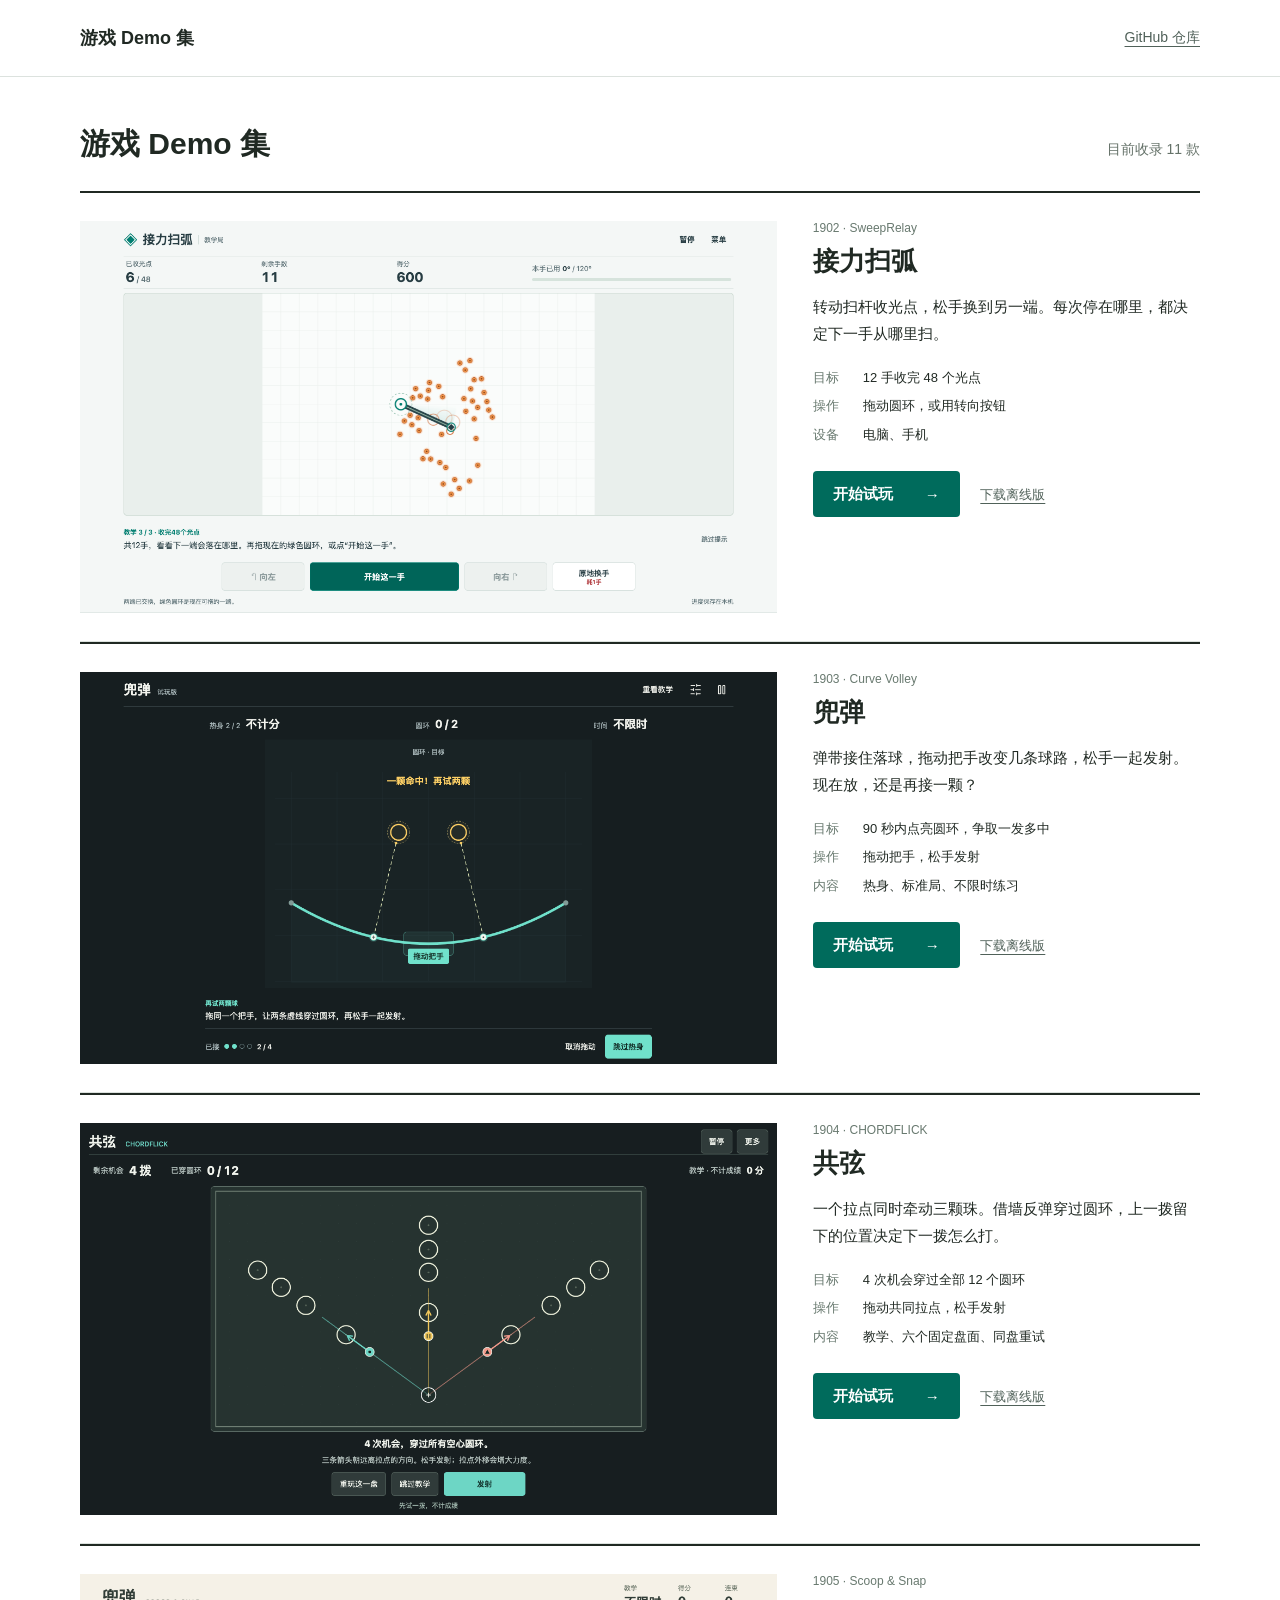
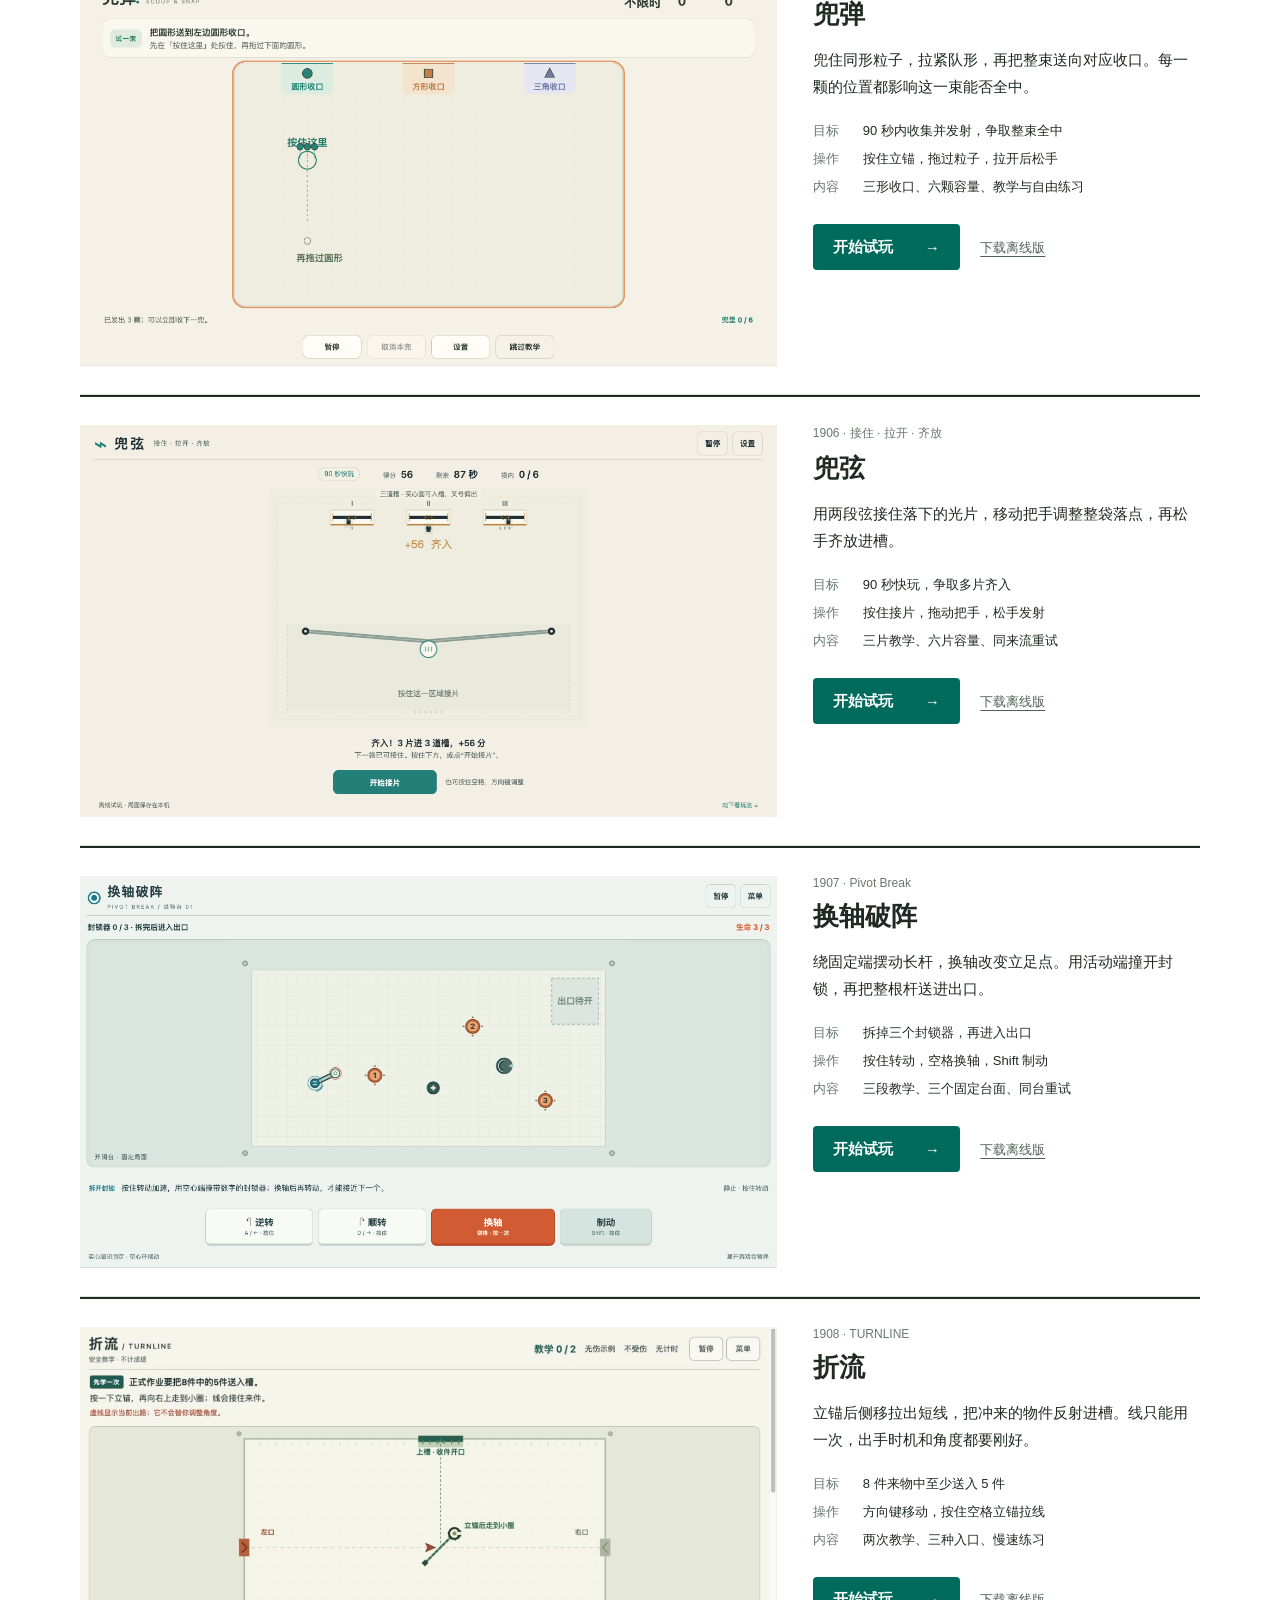
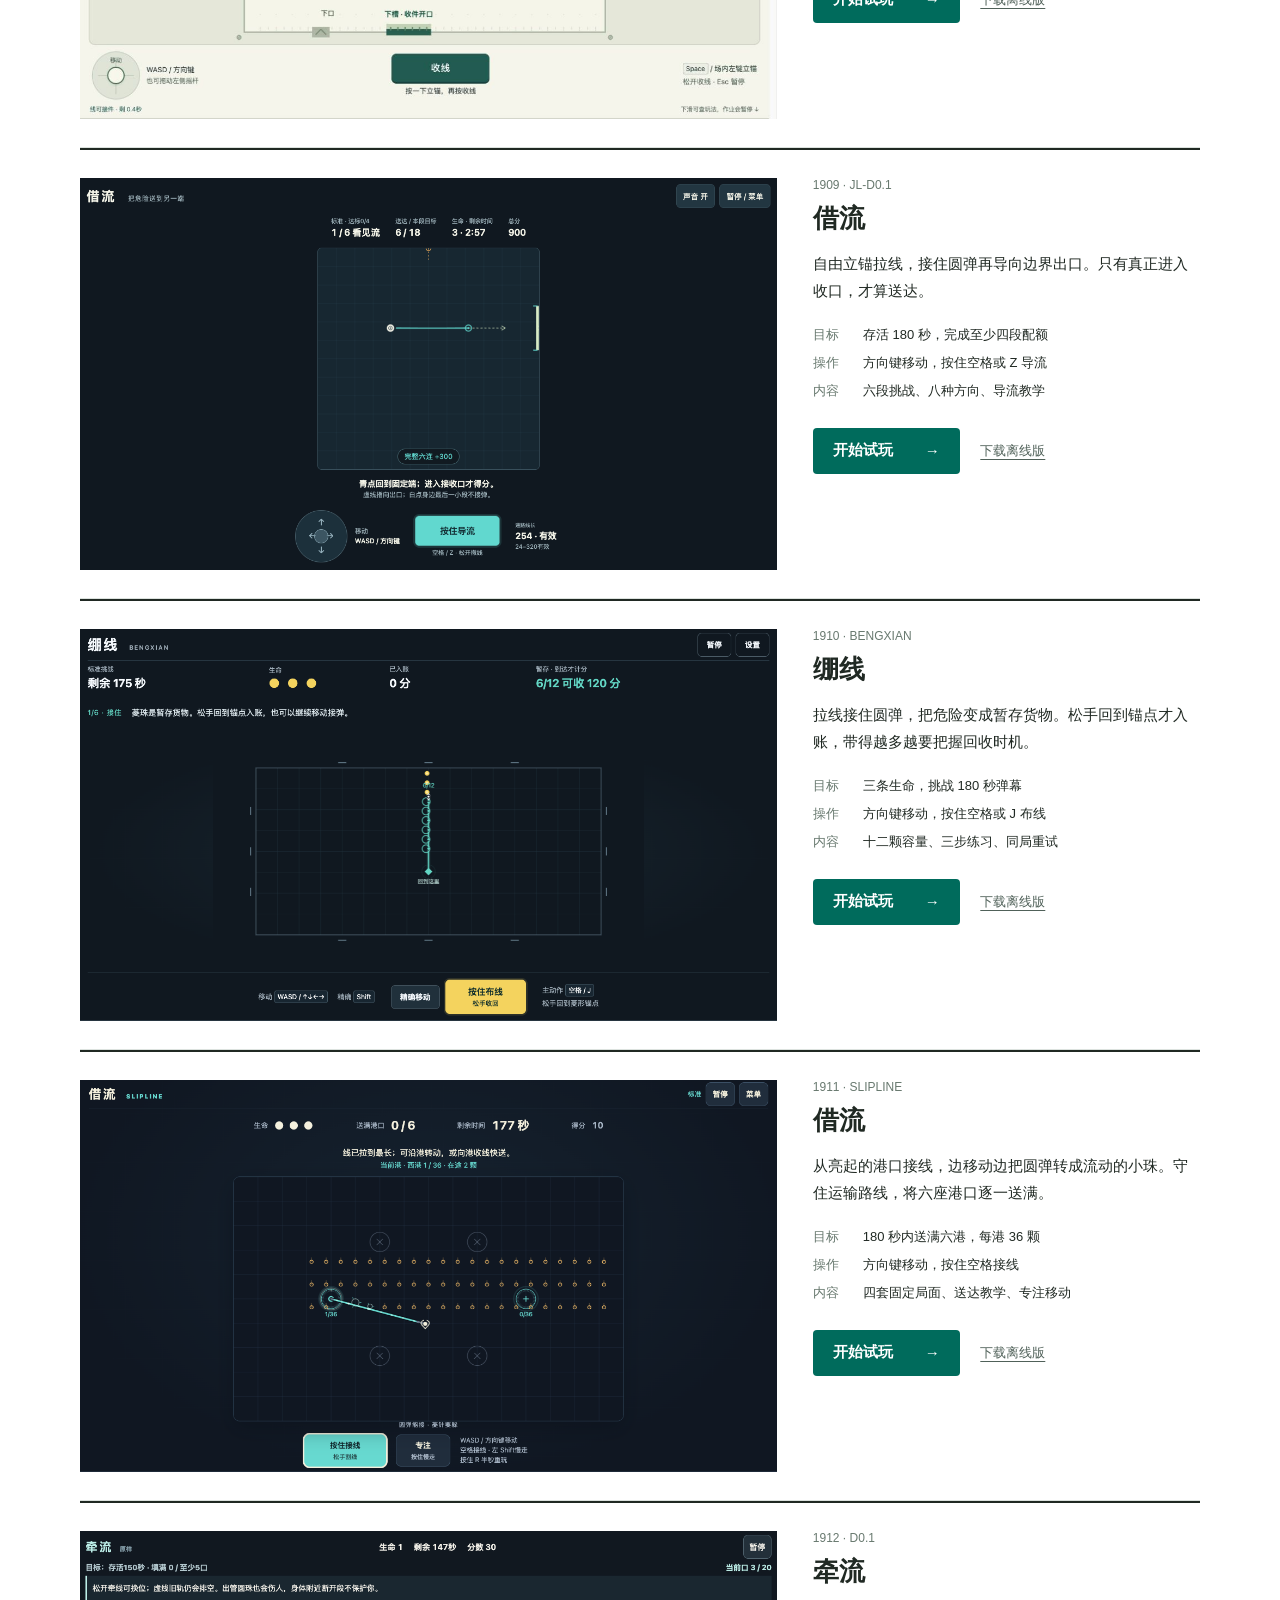
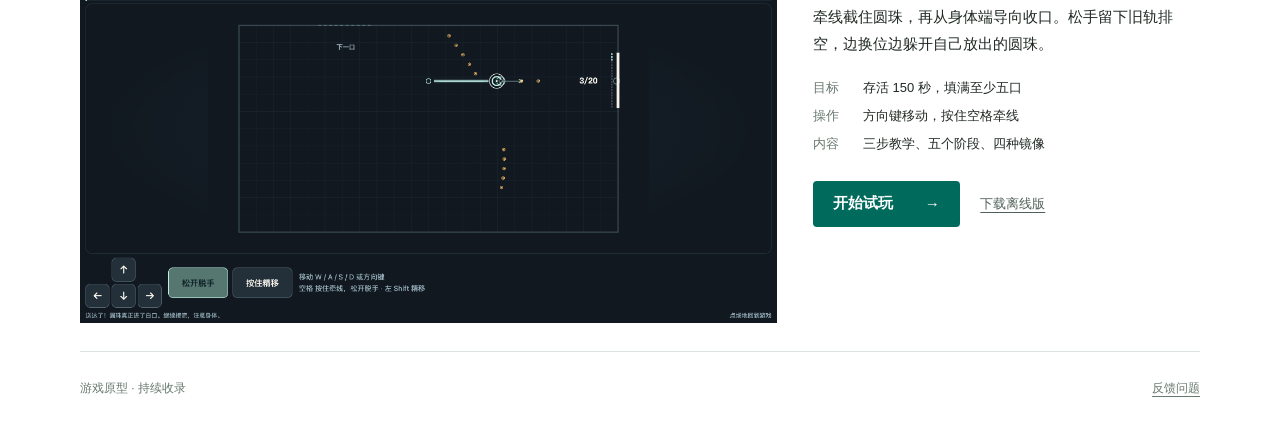
<file: index.html>
<!doctype html>
<html lang="zh-CN">
<head>
  <meta charset="utf-8">
  <meta name="viewport" content="width=device-width, initial-scale=1">
  <meta name="theme-color" content="#ffffff">
  <meta name="description" content="游戏 Demo 合集：1902–1912，共 11 款游戏原型。直接在线试玩，或下载离线版。">
  <title>游戏 Demo 集</title>
  <link rel="stylesheet" href="gallery.css">
</head>
<body>
  <a class="skip" href="#games">跳到游戏</a>
  <header class="site-header">
    <div class="container header-inner">
      <a class="site-name" href="./">游戏 Demo 集</a>
      <a class="repo-link" href="https://github.com/zjfll/game-demos">GitHub 仓库</a>
    </div>
  </header>
  <main class="container" id="games">
    <div class="collection-heading">
      <h1>游戏 Demo 集</h1>
      <p>目前收录 11 款</p>
    </div>
    <article class="game-entry" aria-labelledby="sweep-title">
      <a class="preview" href="games/1902/index.html" aria-label="试玩接力扫弧">
        <img src="assets/sweep-relay.png" alt="接力扫弧实机画面：扫杆两端接力，收集场上的橙色光点。" width="1280" height="720" fetchpriority="high">
      </a>
      <div class="game-details">
        <p class="game-id">1902 · SweepRelay</p>
        <h2 id="sweep-title">接力扫弧</h2>
        <p class="description">转动扫杆收光点，松手换到另一端。每次停在哪里，都决定下一手从哪里扫。</p>
        <dl class="game-facts">
          <div><dt>目标</dt><dd>12 手收完 48 个光点</dd></div>
          <div><dt>操作</dt><dd>拖动圆环，或用转向按钮</dd></div>
          <div><dt>设备</dt><dd>电脑、手机</dd></div>
        </dl>
        <a class="play-link" href="games/1902/index.html">开始试玩 <span aria-hidden="true">→</span></a>
        <a class="download-link" href="downloads/sweep-relay-1902.zip" download>下载离线版</a>
      </div>
    </article>
    <article class="game-entry" aria-labelledby="curve-title">
      <a class="preview" href="games/1903/index.html" aria-label="试玩兜弹">
        <img src="assets/curve-volley.png" alt="兜弹实机画面：拖动弹带把手，让两颗球沿各自的路线击中上方圆环。" width="1280" height="720" loading="lazy">
      </a>
      <div class="game-details">
        <p class="game-id">1903 · Curve Volley</p>
        <h2 id="curve-title">兜弹</h2>
        <p class="description">弹带接住落球，拖动把手改变几条球路，松手一起发射。现在放，还是再接一颗？</p>
        <dl class="game-facts">
          <div><dt>目标</dt><dd>90 秒内点亮圆环，争取一发多中</dd></div>
          <div><dt>操作</dt><dd>拖动把手，松手发射</dd></div>
          <div><dt>内容</dt><dd>热身、标准局、不限时练习</dd></div>
        </dl>
        <a class="play-link" href="games/1903/index.html">开始试玩 <span aria-hidden="true">→</span></a>
        <a class="download-link" href="downloads/curve-volley-1903.zip" download>下载离线版</a>
      </div>
    </article>
    <article class="game-entry" aria-labelledby="chord-title">
      <a class="preview" href="games/1904/index.html" aria-label="试玩共弦">
        <img src="assets/chordflick.png" alt="共弦实机画面：一个共同拉点牵动三颗珠，三条路线朝向十二个空心圆环。" width="1280" height="720" loading="lazy">
      </a>
      <div class="game-details">
        <p class="game-id">1904 · CHORDFLICK</p>
        <h2 id="chord-title">共弦</h2>
        <p class="description">一个拉点同时牵动三颗珠。借墙反弹穿过圆环，上一拨留下的位置决定下一拨怎么打。</p>
        <dl class="game-facts">
          <div><dt>目标</dt><dd>4 次机会穿过全部 12 个圆环</dd></div>
          <div><dt>操作</dt><dd>拖动共同拉点，松手发射</dd></div>
          <div><dt>内容</dt><dd>教学、六个固定盘面、同盘重试</dd></div>
        </dl>
        <a class="play-link" href="games/1904/index.html">开始试玩 <span aria-hidden="true">→</span></a>
        <a class="download-link" href="downloads/chordflick-1904.zip" download>下载离线版</a>
      </div>
    </article>
    <article class="game-entry" aria-labelledby="scoop-snap-title">
      <a class="preview" href="games/1905/index.html" aria-label="试玩兜弹 1905">
        <img src="assets/scoop-snap.png" alt="兜弹教学画面：三形收口与朝圆形收口飞行的一束粒子。" width="1280" height="720" loading="lazy">
      </a>
      <div class="game-details">
        <p class="game-id">1905 · Scoop &amp; Snap</p>
        <h2 id="scoop-snap-title">兜弹</h2>
        <p class="description">兜住同形粒子，拉紧队形，再把整束送向对应收口。每一颗的位置都影响这一束能否全中。</p>
        <dl class="game-facts">
          <div><dt>目标</dt><dd>90 秒内收集并发射，争取整束全中</dd></div>
          <div><dt>操作</dt><dd>按住立锚，拖过粒子，拉开后松手</dd></div>
          <div><dt>内容</dt><dd>三形收口、六颗容量、教学与自由练习</dd></div>
        </dl>
        <a class="play-link" href="games/1905/index.html">开始试玩 <span aria-hidden="true">→</span></a>
        <a class="download-link" href="downloads/scoop-snap-1905.zip" download>下载离线版</a>
      </div>
    </article>
    <article class="game-entry" aria-labelledby="douxian-title">
      <a class="preview" href="games/1906/index.html" aria-label="试玩兜弦 1906">
        <img src="assets/douxian.png" alt="兜弦实机画面：三片齐入上方三道槽，柔性弦准备接下一袋。" width="1280" height="720" loading="lazy">
      </a>
      <div class="game-details">
        <p class="game-id">1906 · 接住 · 拉开 · 齐放</p>
        <h2 id="douxian-title">兜弦</h2>
        <p class="description">用两段弦接住落下的光片，移动把手调整整袋落点，再松手齐放进槽。</p>
        <dl class="game-facts">
          <div><dt>目标</dt><dd>90 秒快玩，争取多片齐入</dd></div>
          <div><dt>操作</dt><dd>按住接片，拖动把手，松手发射</dd></div>
          <div><dt>内容</dt><dd>三片教学、六片容量、同来流重试</dd></div>
        </dl>
        <a class="play-link" href="games/1906/index.html">开始试玩 <span aria-hidden="true">→</span></a>
        <a class="download-link" href="downloads/douxian-1906.zip" download>下载离线版</a>
      </div>
    </article>
    <article class="game-entry" aria-labelledby="pivot-break-title">
      <a class="preview" href="games/1907/index.html" aria-label="试玩换轴破阵 1907">
        <img src="assets/pivot-break.png" alt="换轴破阵实机画面：双端长杆、三个封锁器和右上角出口。" width="1280" height="720" loading="lazy">
      </a>
      <div class="game-details">
        <p class="game-id">1907 · Pivot Break</p>
        <h2 id="pivot-break-title">换轴破阵</h2>
        <p class="description">绕固定端摆动长杆，换轴改变立足点。用活动端撞开封锁，再把整根杆送进出口。</p>
        <dl class="game-facts">
          <div><dt>目标</dt><dd>拆掉三个封锁器，再进入出口</dd></div>
          <div><dt>操作</dt><dd>按住转动，空格换轴，Shift 制动</dd></div>
          <div><dt>内容</dt><dd>三段教学、三个固定台面、同台重试</dd></div>
        </dl>
        <a class="play-link" href="games/1907/index.html">开始试玩 <span aria-hidden="true">→</span></a>
        <a class="download-link" href="downloads/pivot-break-1907.zip" download>下载离线版</a>
      </div>
    </article>
    <article class="game-entry" aria-labelledby="turnline-title">
      <a class="preview" href="games/1908/index.html" aria-label="试玩折流 1908">
        <img src="assets/turnline.png" alt="折流教学画面：角色拉出斜线，把左侧来件反射向上槽。" width="1280" height="720" loading="lazy">
      </a>
      <div class="game-details">
        <p class="game-id">1908 · TURNLINE</p>
        <h2 id="turnline-title">折流</h2>
        <p class="description">立锚后侧移拉出短线，把冲来的物件反射进槽。线只能用一次，出手时机和角度都要刚好。</p>
        <dl class="game-facts">
          <div><dt>目标</dt><dd>8 件来物中至少送入 5 件</dd></div>
          <div><dt>操作</dt><dd>方向键移动，按住空格立锚拉线</dd></div>
          <div><dt>内容</dt><dd>两次教学、三种入口、慢速练习</dd></div>
        </dl>
        <a class="play-link" href="games/1908/index.html">开始试玩 <span aria-hidden="true">→</span></a>
        <a class="download-link" href="downloads/turnline-1908.zip" download>下载离线版</a>
      </div>
    </article>
    <article class="game-entry" aria-labelledby="jieliu-title">
      <a class="preview" href="games/1909/index.html" aria-label="试玩借流 1909">
        <img src="assets/jieliu.png" alt="借流 1909 实机画面：自由锚点的导流线对准右侧边界收口。" width="1280" height="720" loading="lazy">
      </a>
      <div class="game-details">
        <p class="game-id">1909 · JL-D0.1</p>
        <h2 id="jieliu-title">借流</h2>
        <p class="description">自由立锚拉线，接住圆弹再导向边界出口。只有真正进入收口，才算送达。</p>
        <dl class="game-facts">
          <div><dt>目标</dt><dd>存活 180 秒，完成至少四段配额</dd></div>
          <div><dt>操作</dt><dd>方向键移动，按住空格或 Z 导流</dd></div>
          <div><dt>内容</dt><dd>六段挑战、八种方向、导流教学</dd></div>
        </dl>
        <a class="play-link" href="games/1909/index.html">开始试玩 <span aria-hidden="true">→</span></a>
        <a class="download-link" href="downloads/jieliu-1909.zip" download>下载离线版</a>
      </div>
    </article>
    <article class="game-entry" aria-labelledby="bengxian-title">
      <a class="preview" href="games/1910/index.html" aria-label="试玩绷线 1910">
        <img src="assets/bengxian.png" alt="绷线实机画面：竖直线上已捕获六颗货物，等待回到锚点入账。" width="1280" height="720" loading="lazy">
      </a>
      <div class="game-details">
        <p class="game-id">1910 · BENGXIAN</p>
        <h2 id="bengxian-title">绷线</h2>
        <p class="description">拉线接住圆弹，把危险变成暂存货物。松手回到锚点才入账，带得越多越要把握回收时机。</p>
        <dl class="game-facts">
          <div><dt>目标</dt><dd>三条生命，挑战 180 秒弹幕</dd></div>
          <div><dt>操作</dt><dd>方向键移动，按住空格或 J 布线</dd></div>
          <div><dt>内容</dt><dd>十二颗容量、三步练习、同局重试</dd></div>
        </dl>
        <a class="play-link" href="games/1910/index.html">开始试玩 <span aria-hidden="true">→</span></a>
        <a class="download-link" href="downloads/bengxian-1910.zip" download>下载离线版</a>
      </div>
    </article>
    <article class="game-entry" aria-labelledby="slipline-title">
      <a class="preview" href="games/1911/index.html" aria-label="试玩借流 1911">
        <img src="assets/slipline.png" alt="借流 SLIPLINE 实机画面：连接西港的斜线正在运输圆珠，六港分布在场中。" width="1280" height="720" loading="lazy">
      </a>
      <div class="game-details">
        <p class="game-id">1911 · SLIPLINE</p>
        <h2 id="slipline-title">借流</h2>
        <p class="description">从亮起的港口接线，边移动边把圆弹转成流动的小珠。守住运输路线，将六座港口逐一送满。</p>
        <dl class="game-facts">
          <div><dt>目标</dt><dd>180 秒内送满六港，每港 36 颗</dd></div>
          <div><dt>操作</dt><dd>方向键移动，按住空格接线</dd></div>
          <div><dt>内容</dt><dd>四套固定局面、送达教学、专注移动</dd></div>
        </dl>
        <a class="play-link" href="games/1911/index.html">开始试玩 <span aria-hidden="true">→</span></a>
        <a class="download-link" href="downloads/slipline-1911.zip" download>下载离线版</a>
      </div>
    </article>
    <article class="game-entry" aria-labelledby="qianliu-title">
      <a class="preview" href="games/1912/index.html" aria-label="试玩牵流 1912">
        <img src="assets/qianliu.png" alt="牵流实机画面：圆珠从牵线末端射向右侧收口，旧轨可在松手后继续排空。" width="1280" height="720" loading="lazy">
      </a>
      <div class="game-details">
        <p class="game-id">1912 · D0.1</p>
        <h2 id="qianliu-title">牵流</h2>
        <p class="description">牵线截住圆珠，再从身体端导向收口。松手留下旧轨排空，边换位边躲开自己放出的圆珠。</p>
        <dl class="game-facts">
          <div><dt>目标</dt><dd>存活 150 秒，填满至少五口</dd></div>
          <div><dt>操作</dt><dd>方向键移动，按住空格牵线</dd></div>
          <div><dt>内容</dt><dd>三步教学、五个阶段、四种镜像</dd></div>
        </dl>
        <a class="play-link" href="games/1912/index.html">开始试玩 <span aria-hidden="true">→</span></a>
        <a class="download-link" href="downloads/qianliu-1912.zip" download>下载离线版</a>
      </div>
    </article>
  </main>
  <footer class="site-footer"><div class="container"><span>游戏原型 · 持续收录</span><a href="https://github.com/zjfll/game-demos/issues">反馈问题</a></div></footer>
</body>
</html>
</file>
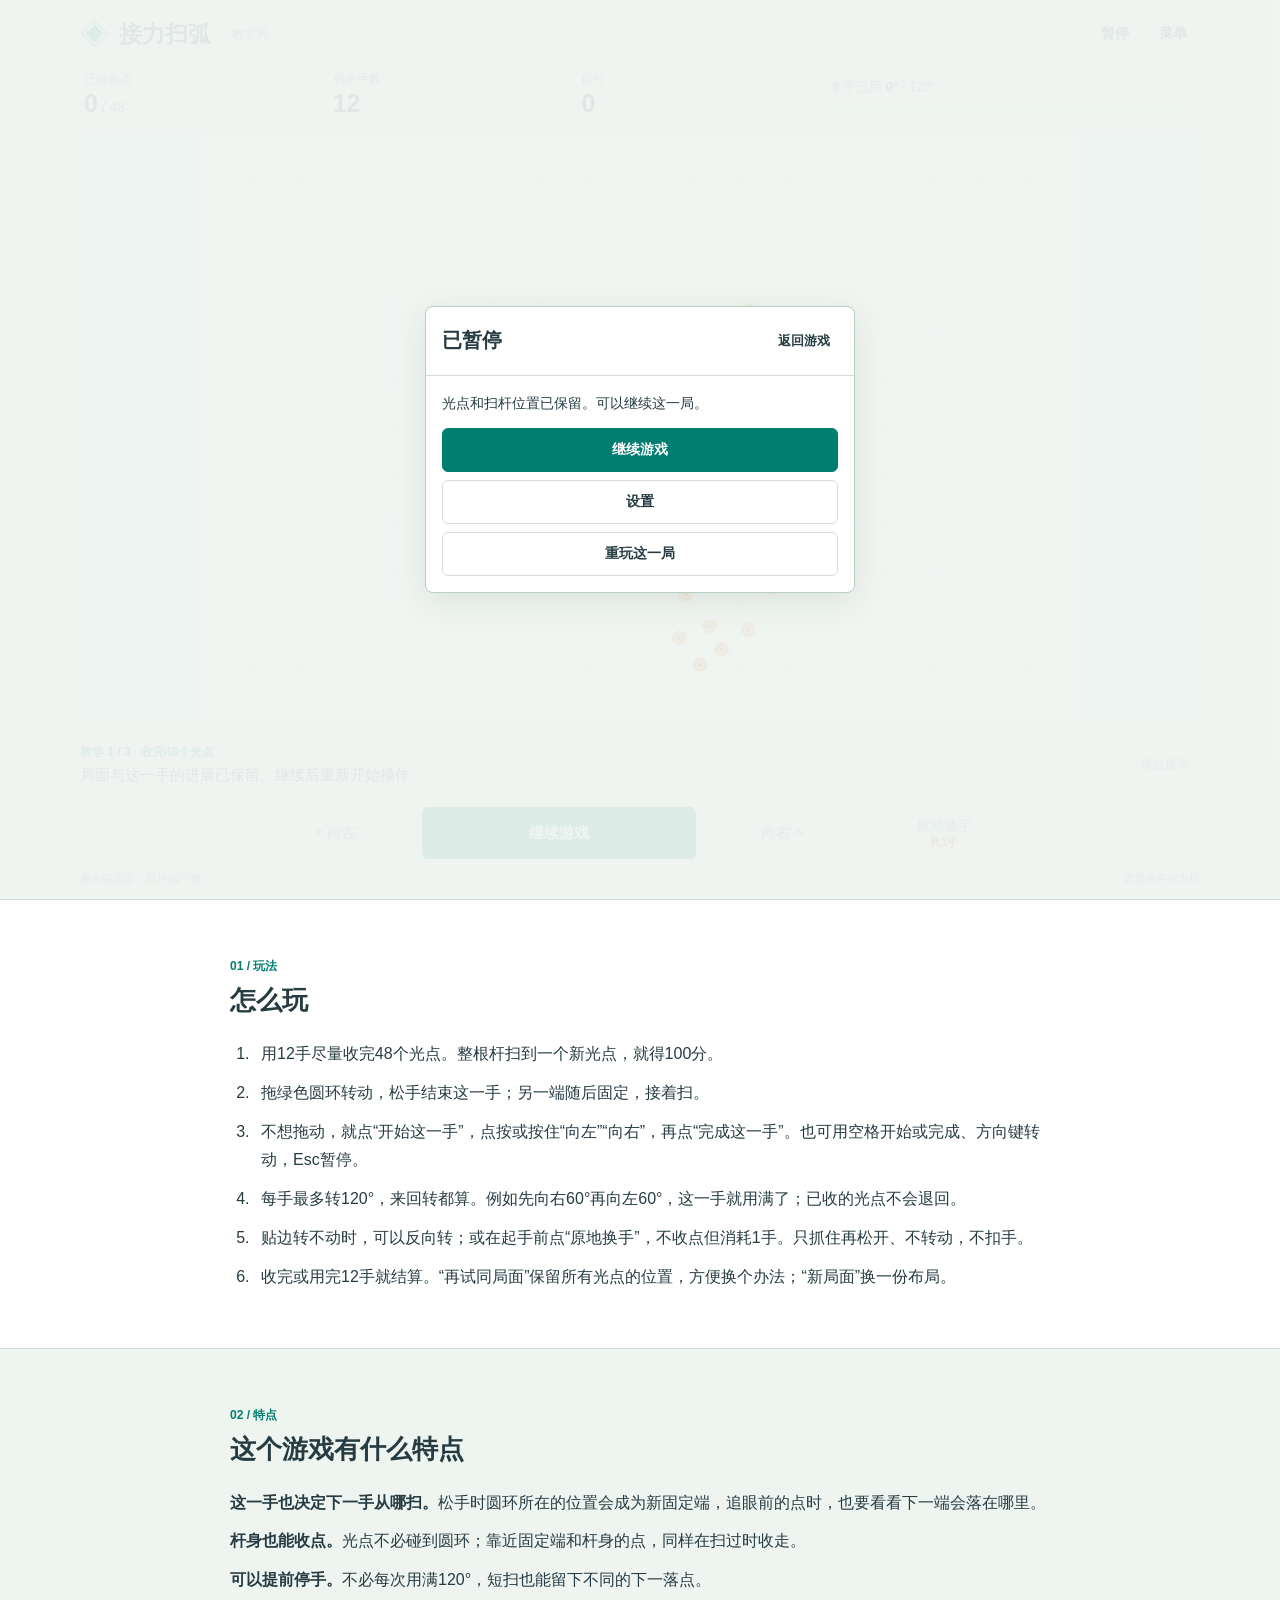
<file: games/1902/index.html>
<!doctype html>
<html lang="zh-CN">
<head>
  <meta charset="utf-8">
  <meta name="viewport" content="width=device-width, initial-scale=1, viewport-fit=cover">
  <meta name="theme-color" content="#f4f7f6">
  <title>接力扫弧 · SweepRelay</title>
  <link rel="stylesheet" href="style.css">
  <script defer src="rules.js"></script>
  <script defer src="boards.js"></script>
  <script defer src="store.js"></script>
  <script defer src="game.js"></script>
</head>
<body>
  <main>
    <section id="game" class="game" tabindex="0" aria-label="接力扫弧游戏">
      <div class="game-inner">
        <header class="game-header">
          <div class="brand"><span class="brand-mark" aria-hidden="true">◈</span><h1>接力扫弧</h1><span id="mode" class="mode">教学局</span></div>
          <div class="header-actions"><button id="pause" class="quiet">暂停</button><button id="menu" class="quiet">菜单</button></div>
        </header>
        <div class="hud" aria-label="本局进度">
          <div><span>已收光点</span><strong><b id="collected">0</b><small> / 48</small></strong></div>
          <div><span>剩余手数</span><strong id="turns">12</strong></div>
          <div><span>得分</span><strong id="score">0</strong></div>
          <div class="angle-stat"><span>本手已用 <b id="angle">0°</b> / 120°</span><div class="budget-track"><i id="budget"></i></div></div>
        </div>
        <div id="stage" class="stage">
          <canvas id="board" width="720" height="480" tabindex="0" aria-label="拖动绿色圆环，让整根杆扫过橙色光点。松手后固定端换到另一端。"></canvas>
        </div>
          <div id="overlay" class="overlay" hidden role="dialog" aria-modal="true" aria-labelledby="panel-title">
            <div class="panel">
              <div class="panel-heading"><h2 id="panel-title"></h2><button id="panel-close" class="quiet">返回游戏</button></div>
              <div id="panel-content" class="panel-content"></div>
            </div>
          </div>
        <div class="guidance"><div><span id="guide-label" class="guide-label">目标 · 收完48个光点</span><p id="hint" aria-live="polite">拖绿色圆环向下扫光点，松手换到另一端。也可点“开始这一手”。</p></div><button id="skip" class="text-button">跳过提示</button></div>
        <div class="controls" aria-label="扫杆操作">
          <button id="left" class="rotate" disabled>↶ 向左</button>
          <button id="primary" class="primary">开始这一手</button>
          <button id="right" class="rotate" disabled>向右 ↷</button>
          <button id="pass" class="pass">原地换手<span>耗1手</span></button>
        </div>
        <footer class="game-footer"><span id="feedback">菱形端固定，圆环端可拖。</span><span id="save-status">仅保存在本机</span></footer>
      </div>
    </section>
    <section id="how" class="reading" tabindex="0">
      <div class="reading-inner"><span class="section-index">01 / 玩法</span><h2>怎么玩</h2>
        <ol>
          <li>用12手尽量收完48个光点。整根杆扫到一个新光点，就得100分。</li>
          <li>拖绿色圆环转动，松手结束这一手；另一端随后固定，接着扫。</li>
          <li>不想拖动，就点“开始这一手”，点按或按住“向左”“向右”，再点“完成这一手”。也可用空格开始或完成、方向键转动，Esc暂停。</li>
          <li>每手最多转120°，来回转都算。例如先向右60°再向左60°，这一手就用满了；已收的光点不会退回。</li>
          <li>贴边转不动时，可以反向转；或在起手前点“原地换手”，不收点但消耗1手。只抓住再松开、不转动，不扣手。</li>
          <li>收完或用完12手就结算。“再试同局面”保留所有光点的位置，方便换个办法；“新局面”换一份布局。</li>
        </ol>
      </div>
    </section>
    <section class="reading features">
      <div class="reading-inner"><span class="section-index">02 / 特点</span><h2>这个游戏有什么特点</h2>
        <ul>
          <li><strong>这一手也决定下一手从哪扫。</strong>松手时圆环所在的位置会成为新固定端，追眼前的点时，也要看看下一端会落在哪里。</li>
          <li><strong>杆身也能收点。</strong>光点不必碰到圆环；靠近固定端和杆身的点，同样在扫过时收走。</li>
          <li><strong>可以提前停手。</strong>不必每次用满120°，短扫也能留下不同的下一落点。</li>
        </ul>
      </div>
    </section>
  </main>
</body>
</html>
</file>
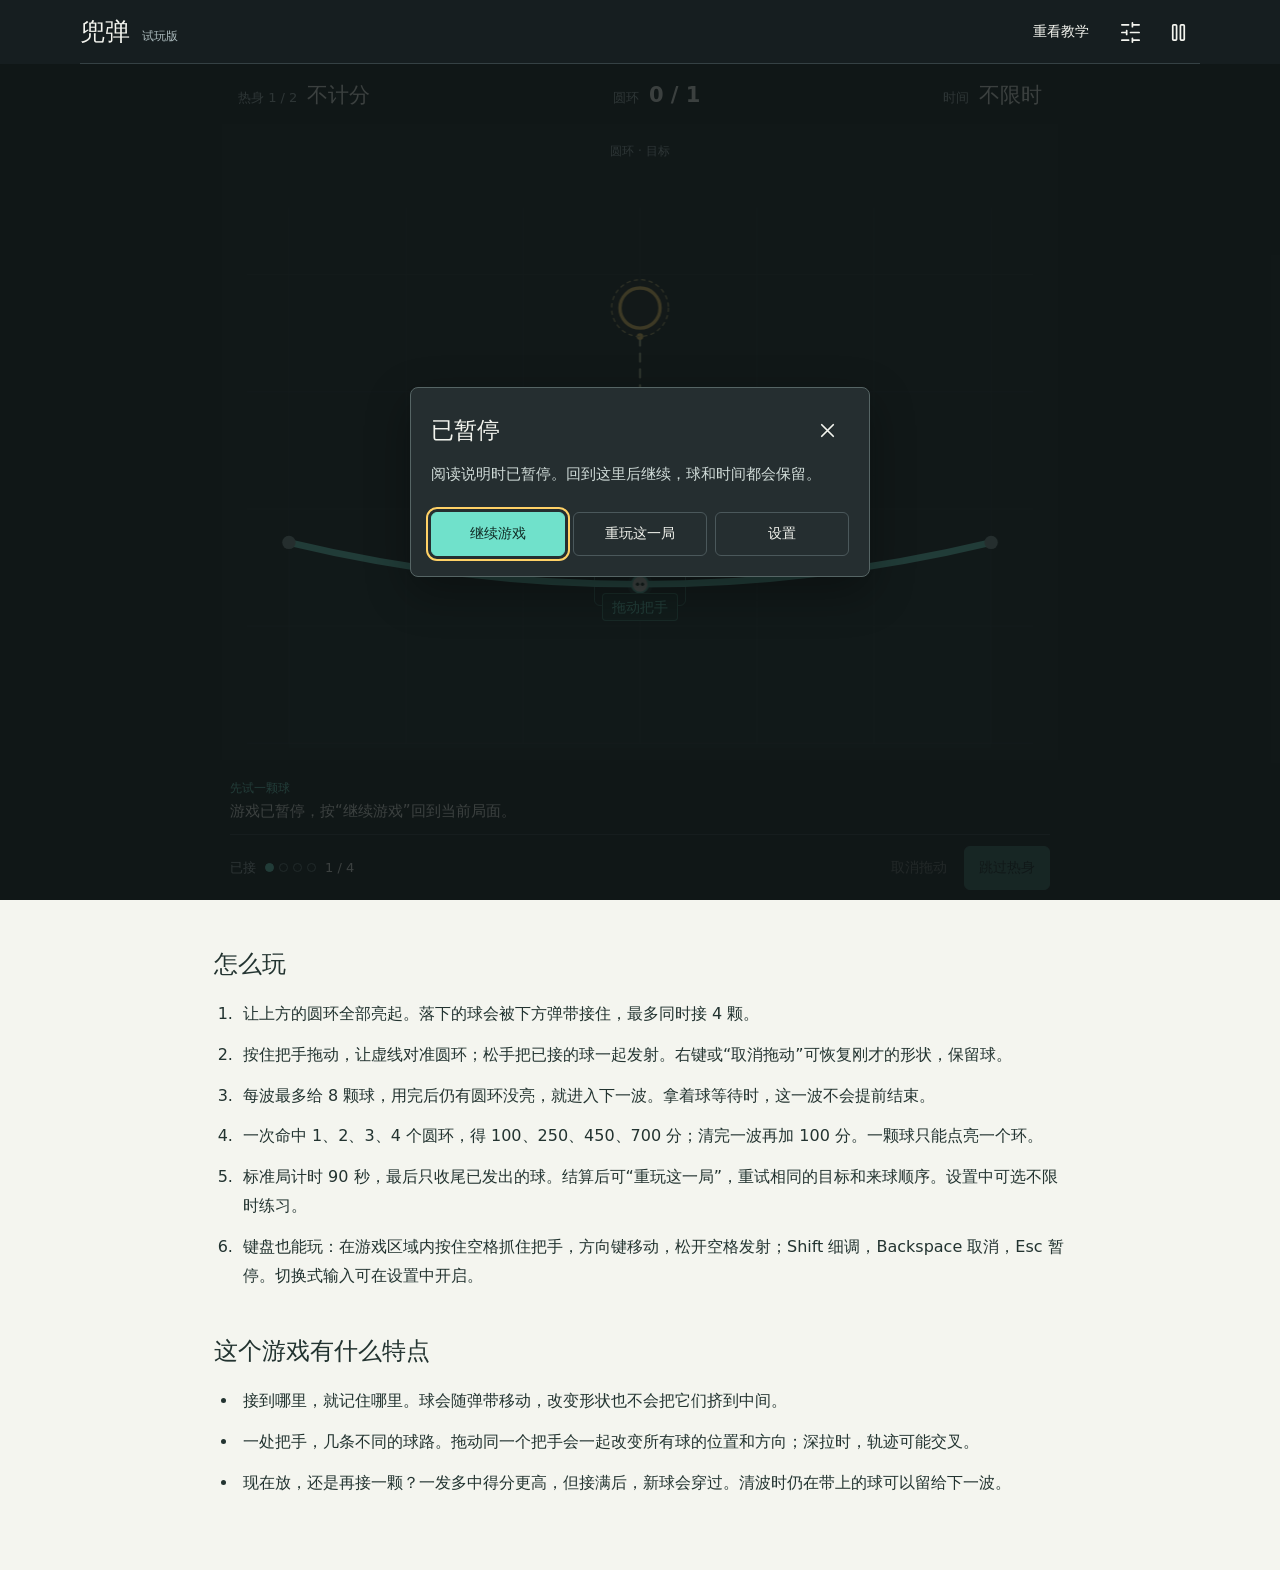
<file: games/1903/index.html>
<!doctype html>
<html lang="zh-CN">
<head>
  <meta charset="utf-8">
  <meta name="viewport" content="width=device-width, initial-scale=1, viewport-fit=cover">
  <meta name="theme-color" content="#161e20">
  <title>兜弹 · 可试玩 Demo</title>
  <link rel="stylesheet" href="style.css">
  <script defer src="core.js"></script>
  <script defer src="levels.js"></script>
  <script defer src="game.js"></script>
</head>
<body>
  <section id="game" class="game" aria-label="兜弹游戏" tabindex="0">
    <header class="topbar">
      <div class="brand"><h1>兜弹</h1><span>试玩版</span></div>
      <div class="top-actions">
        <button id="tutorial" class="text-button">重看教学</button>
        <button id="settings" class="icon-button" title="设置" aria-label="设置"><svg viewBox="0 0 24 24" aria-hidden="true"><path d="M21 4h-7M10 4H3M21 12h-9M8 12H3M21 20h-7M10 20H3M14 2v4M8 10v4M14 18v4"/></svg></button>
        <button id="pause" class="icon-button" title="暂停" aria-label="暂停"><svg viewBox="0 0 24 24" aria-hidden="true"><rect x="14" y="4" width="4" height="16" rx="1"/><rect x="6" y="4" width="4" height="16" rx="1"/></svg></button>
      </div>
    </header>
    <div class="hud">
      <div><span class="label" id="mode-label">热身 1 / 2</span><strong id="score">不计分</strong></div>
      <div><span class="label">圆环</span><strong id="progress">0 / 1</strong></div>
      <div><span class="label" id="time-label">时间</span><strong id="time">不限时</strong></div>
    </div>
    <div class="arena-wrap" id="arena-wrap">
      <div class="arena" id="arena">
        <canvas id="canvas" aria-label="上方圆环是目标；下方弹带上的把手可以拖动">你的浏览器需要支持 Canvas。</canvas>
        <div class="arena-label" id="target-label">圆环 · 目标</div>
        <div id="handle" class="handle" aria-hidden="true"><span>拖动把手</span></div>
        <div class="floating-feedback" id="floating" aria-live="polite"></div>
      </div>
    </div>
    <div class="guide"><span class="step-label" id="guide-label">先试一颗球</span><p id="hint">让球打中上方圆环。拖动下方把手，让球路虚线对准圆环，松手发射。</p></div>
    <footer class="controls">
      <div class="capacity"><span>已接</span><div id="slots" aria-label="已接1颗，最多4颗"><i></i><i></i><i></i><i></i></div><b id="ball-count">1 / 4</b></div>
      <button id="cancel" class="text-button" disabled>取消拖动</button>
      <button id="primary" class="primary">跳过热身</button>
    </footer>
    <div class="overlay" id="overlay" hidden>
      <div class="dialog" role="dialog" aria-modal="true" aria-labelledby="dialog-title">
        <div class="dialog-head"><h2 id="dialog-title"></h2><button id="close-panel" class="icon-button" title="返回游戏" aria-label="返回游戏"><svg viewBox="0 0 24 24" aria-hidden="true"><path d="m6 6 12 12M18 6 6 18"/></svg></button></div>
        <div id="dialog-body" class="dialog-body"></div>
        <div id="dialog-actions" class="dialog-actions"></div>
      </div>
    </div>
  </section>
  <main class="reading">
    <section aria-labelledby="how-title">
      <h2 id="how-title">怎么玩</h2>
      <ol>
        <li>让上方的圆环全部亮起。落下的球会被下方弹带接住，最多同时接 4 颗。</li>
        <li>按住把手拖动，让虚线对准圆环；松手把已接的球一起发射。右键或“取消拖动”可恢复刚才的形状，保留球。</li>
        <li>每波最多给 8 颗球，用完后仍有圆环没亮，就进入下一波。拿着球等待时，这一波不会提前结束。</li>
        <li>一次命中 1、2、3、4 个圆环，得 100、250、450、700 分；清完一波再加 100 分。一颗球只能点亮一个环。</li>
        <li>标准局计时 90 秒，最后只收尾已发出的球。结算后可“重玩这一局”，重试相同的目标和来球顺序。设置中可选不限时练习。</li>
        <li>键盘也能玩：在游戏区域内按住空格抓住把手，方向键移动，松开空格发射；Shift 细调，Backspace 取消，Esc 暂停。切换式输入可在设置中开启。</li>
      </ol>
    </section>
    <section aria-labelledby="features-title">
      <h2 id="features-title">这个游戏有什么特点</h2>
      <ul>
        <li><strong>接到哪里，就记住哪里。</strong>球会随弹带移动，改变形状也不会把它们挤到中间。</li>
        <li><strong>一处把手，几条不同的球路。</strong>拖动同一个把手会一起改变所有球的位置和方向；深拉时，轨迹可能交叉。</li>
        <li><strong>现在放，还是再接一颗？</strong>一发多中得分更高，但接满后，新球会穿过。清波时仍在带上的球可以留给下一波。</li>
      </ul>
    </section>
  </main>
</body>
</html>
</file>
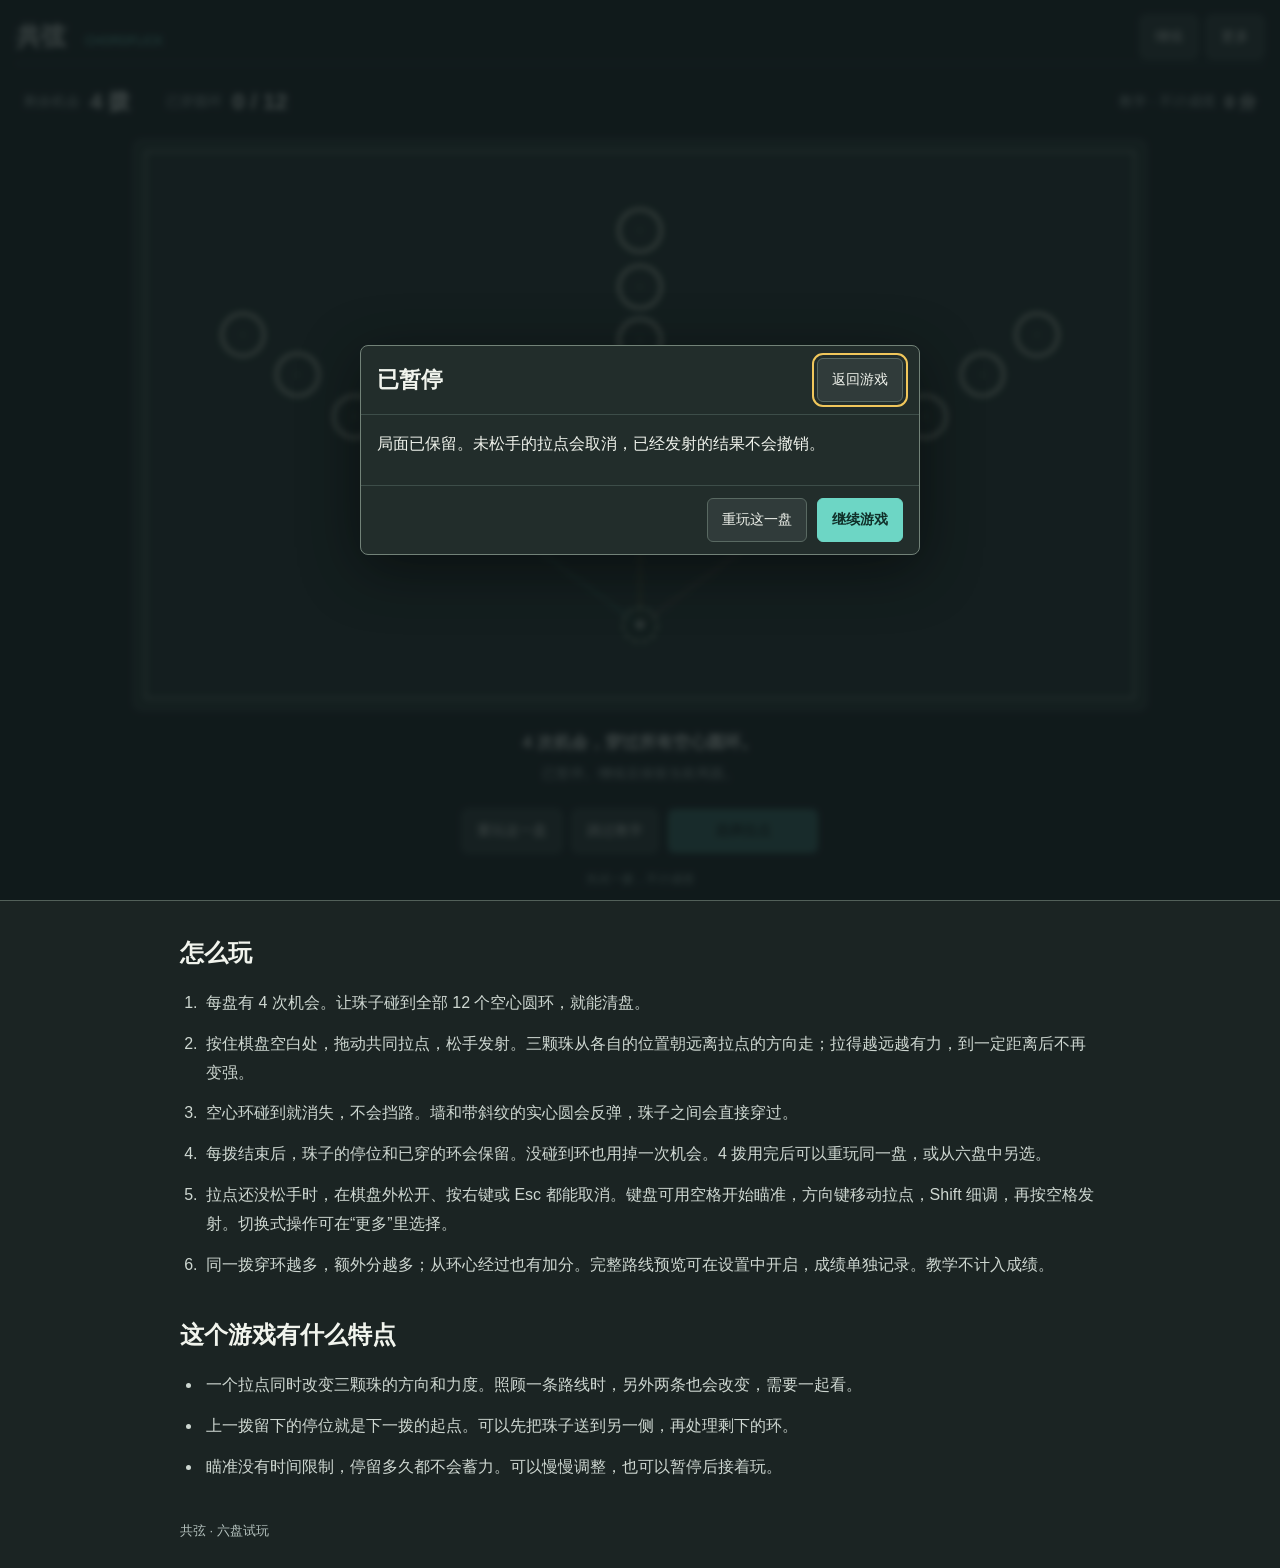
<file: games/1904/index.html>
<!doctype html>
<html lang="zh-CN">
<head>
  <meta charset="utf-8">
  <meta name="viewport" content="width=device-width,initial-scale=1,viewport-fit=cover">
  <meta name="theme-color" content="#171e20">
  <title>共弦 · 可试玩 Demo</title>
  <link rel="stylesheet" href="style.css">
</head>
<body>
  <section id="game" class="game" tabindex="0" aria-label="共弦游戏区域">
    <header class="game-header"><div class="brand">共弦 <span>CHORDFLICK</span></div><div class="header-actions"><button id="pause">暂停</button><button id="menu">更多</button></div></header>
    <div class="hud"><div><span class="label">剩余机会</span><strong id="shots">4 拨</strong></div><div><span class="label">已穿圆环</span><strong id="rings">0 / 12</strong></div><div class="score"><span id="mode" class="label">教学 · 不计成绩</span><strong id="score">0 分</strong></div></div>
    <div class="arena" id="arena"><canvas id="board" aria-label="三颗带不同符号的珠子和十二个空心圆环，拖动空白处确定共同拉点" tabindex="0"></canvas></div>
    <div class="prompt" aria-live="polite"><strong id="goal">4 次机会，穿过所有空心圆环。</strong><span id="hint">按住空白处拖动拉点，松手发射；三颗珠都朝远离拉点的方向走。</span></div>
    <div class="toolbar"><button id="retry">重玩这一盘</button><button id="tutorialAction">跳过教学</button><button id="primary" class="primary">选择拉点</button></div>
    <div class="save-note" id="saveNote">先试一拨，不计成绩</div>
    <div class="overlay" id="overlay" hidden role="dialog" aria-modal="true" aria-labelledby="panelTitle"><div class="panel"><header><h2 id="panelTitle"></h2><button id="closePanel">返回游戏</button></header><div id="panelBody" class="panel-body"></div><footer id="panelFooter"></footer></div></div>
  </section>
  <main class="reading">
    <section aria-labelledby="how"><h2 id="how">怎么玩</h2><ol>
      <li>每盘有 4 次机会。让珠子碰到全部 12 个空心圆环，就能清盘。</li>
      <li>按住棋盘空白处，拖动共同拉点，松手发射。三颗珠从各自的位置朝远离拉点的方向走；拉得越远越有力，到一定距离后不再变强。</li>
      <li>空心环碰到就消失，不会挡路。墙和带斜纹的实心圆会反弹，珠子之间会直接穿过。</li>
      <li>每拨结束后，珠子的停位和已穿的环会保留。没碰到环也用掉一次机会。4 拨用完后可以重玩同一盘，或从六盘中另选。</li>
      <li>拉点还没松手时，在棋盘外松开、按右键或 Esc 都能取消。键盘可用空格开始瞄准，方向键移动拉点，Shift 细调，再按空格发射。切换式操作可在“更多”里选择。</li>
      <li>同一拨穿环越多，额外分越多；从环心经过也有加分。完整路线预览可在设置中开启，成绩单独记录。教学不计入成绩。</li>
    </ol></section>
    <section aria-labelledby="features"><h2 id="features">这个游戏有什么特点</h2><ul>
      <li>一个拉点同时改变三颗珠的方向和力度。照顾一条路线时，另外两条也会改变，需要一起看。</li>
      <li>上一拨留下的停位就是下一拨的起点。可以先把珠子送到另一侧，再处理剩下的环。</li>
      <li>瞄准没有时间限制，停留多久都不会蓄力。可以慢慢调整，也可以暂停后接着玩。</li>
    </ul></section>
    <footer>共弦 · 六盘试玩</footer>
  </main>
  <script src="domain.js"></script><script src="boards.js"></script><script src="storage.js"></script><script src="durable.js"></script><script src="view.js"></script><script src="app.js"></script>
</body>
</html>
</file>
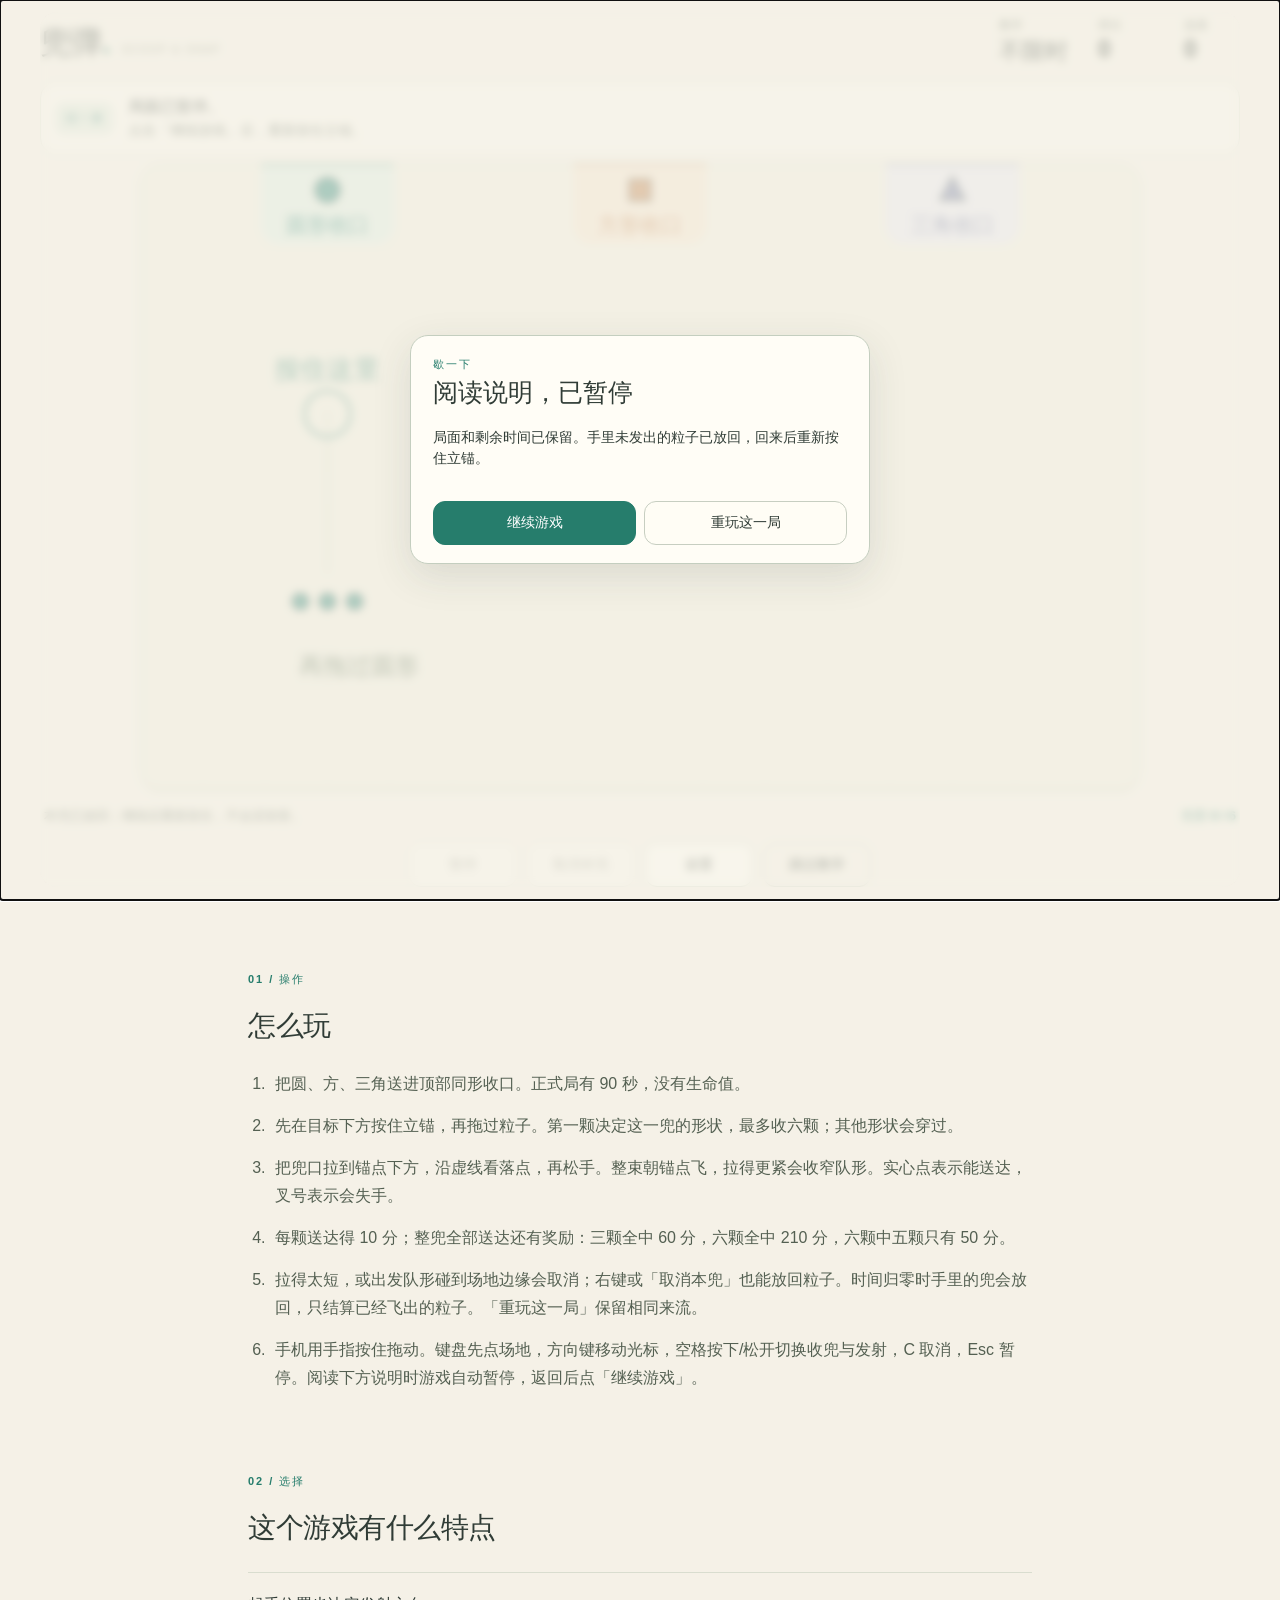
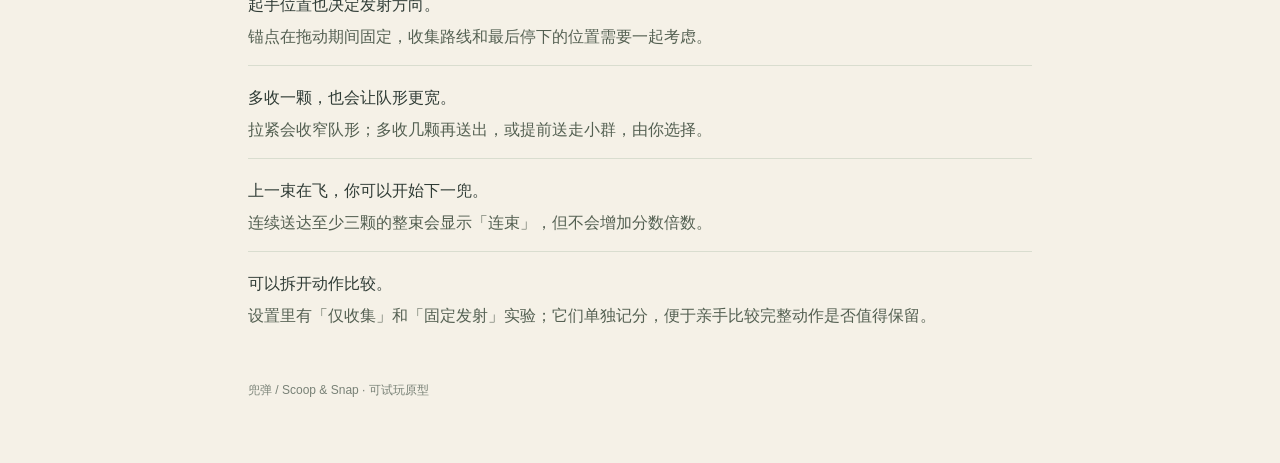
<file: games/1905/index.html>
<!doctype html>
<html lang="zh-CN">
<head>
  <meta charset="utf-8">
  <meta name="viewport" content="width=device-width, initial-scale=1, viewport-fit=cover">
  <meta name="theme-color" content="#f5f1e7">
  <title>兜弹 · Scoop & Snap</title>
  <link rel="stylesheet" href="style.css">
  <script src="core.js" defer></script>
  <script src="app.js" defer></script>
</head>
<body>
  <section class="game-section" id="game" tabindex="-1" aria-label="兜弹游戏">
    <div class="game-shell">
      <header class="hud">
        <div class="brand"><h1>兜弹<span class="brand-dot">.</span></h1><span>SCOOP & SNAP</span></div>
        <div class="stats"><div><span id="time-label">教学</span><strong id="time">不限时</strong></div><div><span>得分</span><strong id="score">0</strong></div><div class="chain-stat"><span>连束</span><strong id="chain">0</strong></div></div>
      </header>
      <div class="instruction" aria-live="polite"><span class="step-chip" id="mode-label">试一束</span><div><strong id="hint">把圆形送到左边圆形收口。</strong><p id="subhint">先在「按住这里」处按住，再拖过下面的圆形。</p></div></div>
      <div class="field-wrap" id="field-wrap">
        <canvas id="field" tabindex="0" aria-label="游戏场地。按住建立锚点，拖动收集同形，拉到锚点下方后松手。方向键移动光标，空格按住或松开，C取消。"></canvas>
        <div class="overlay" id="overlay" hidden><div class="panel" id="panel" role="dialog" aria-modal="true" aria-labelledby="panel-title"></div></div>
      </div>
      <div class="feedback-row"><span id="feedback" aria-live="polite">先练三颗圆形；教学得分不计入正式局。</span><span id="payload">兜里 0 / 6</span></div>
      <nav class="controls" aria-label="游戏操作">
        <button id="pause-btn">暂停</button><button id="cancel-btn" disabled>取消本兜</button><button id="settings-btn">设置</button><button class="quiet" id="skip-btn">跳过教学</button>
      </nav>
    </div>
  </section>
  <section class="reading" id="how"><span class="section-number">01 / 操作</span><h2>怎么玩</h2>
    <ol>
      <li>把圆、方、三角送进顶部同形收口。正式局有 90 秒，没有生命值。</li>
      <li>先在目标下方按住立锚，再拖过粒子。第一颗决定这一兜的形状，最多收六颗；其他形状会穿过。</li>
      <li>把兜口拉到锚点下方，沿虚线看落点，再松手。整束朝锚点飞，拉得更紧会收窄队形。实心点表示能送达，叉号表示会失手。</li>
      <li>每颗送达得 10 分；整兜全部送达还有奖励：三颗全中 60 分，六颗全中 210 分，六颗中五颗只有 50 分。</li>
      <li>拉得太短，或出发队形碰到场地边缘会取消；右键或「取消本兜」也能放回粒子。时间归零时手里的兜会放回，只结算已经飞出的粒子。「重玩这一局」保留相同来流。</li>
      <li>手机用手指按住拖动。键盘先点场地，方向键移动光标，空格按下/松开切换收兜与发射，C 取消，Esc 暂停。阅读下方说明时游戏自动暂停，返回后点「继续游戏」。</li>
    </ol>
  </section>
  <section class="reading features" id="features"><span class="section-number">02 / 选择</span><h2>这个游戏有什么特点</h2>
    <ul>
      <li><strong>起手位置也决定发射方向。</strong>锚点在拖动期间固定，收集路线和最后停下的位置需要一起考虑。</li>
      <li><strong>多收一颗，也会让队形更宽。</strong>拉紧会收窄队形；多收几颗再送出，或提前送走小群，由你选择。</li>
      <li><strong>上一束在飞，你可以开始下一兜。</strong>连续送达至少三颗的整束会显示「连束」，但不会增加分数倍数。</li>
      <li><strong>可以拆开动作比较。</strong>设置里有「仅收集」和「固定发射」实验；它们单独记分，便于亲手比较完整动作是否值得保留。</li>
    </ul>
    <p class="page-end">兜弹 / Scoop & Snap · 可试玩原型</p>
  </section>
</body>
</html>
</file>
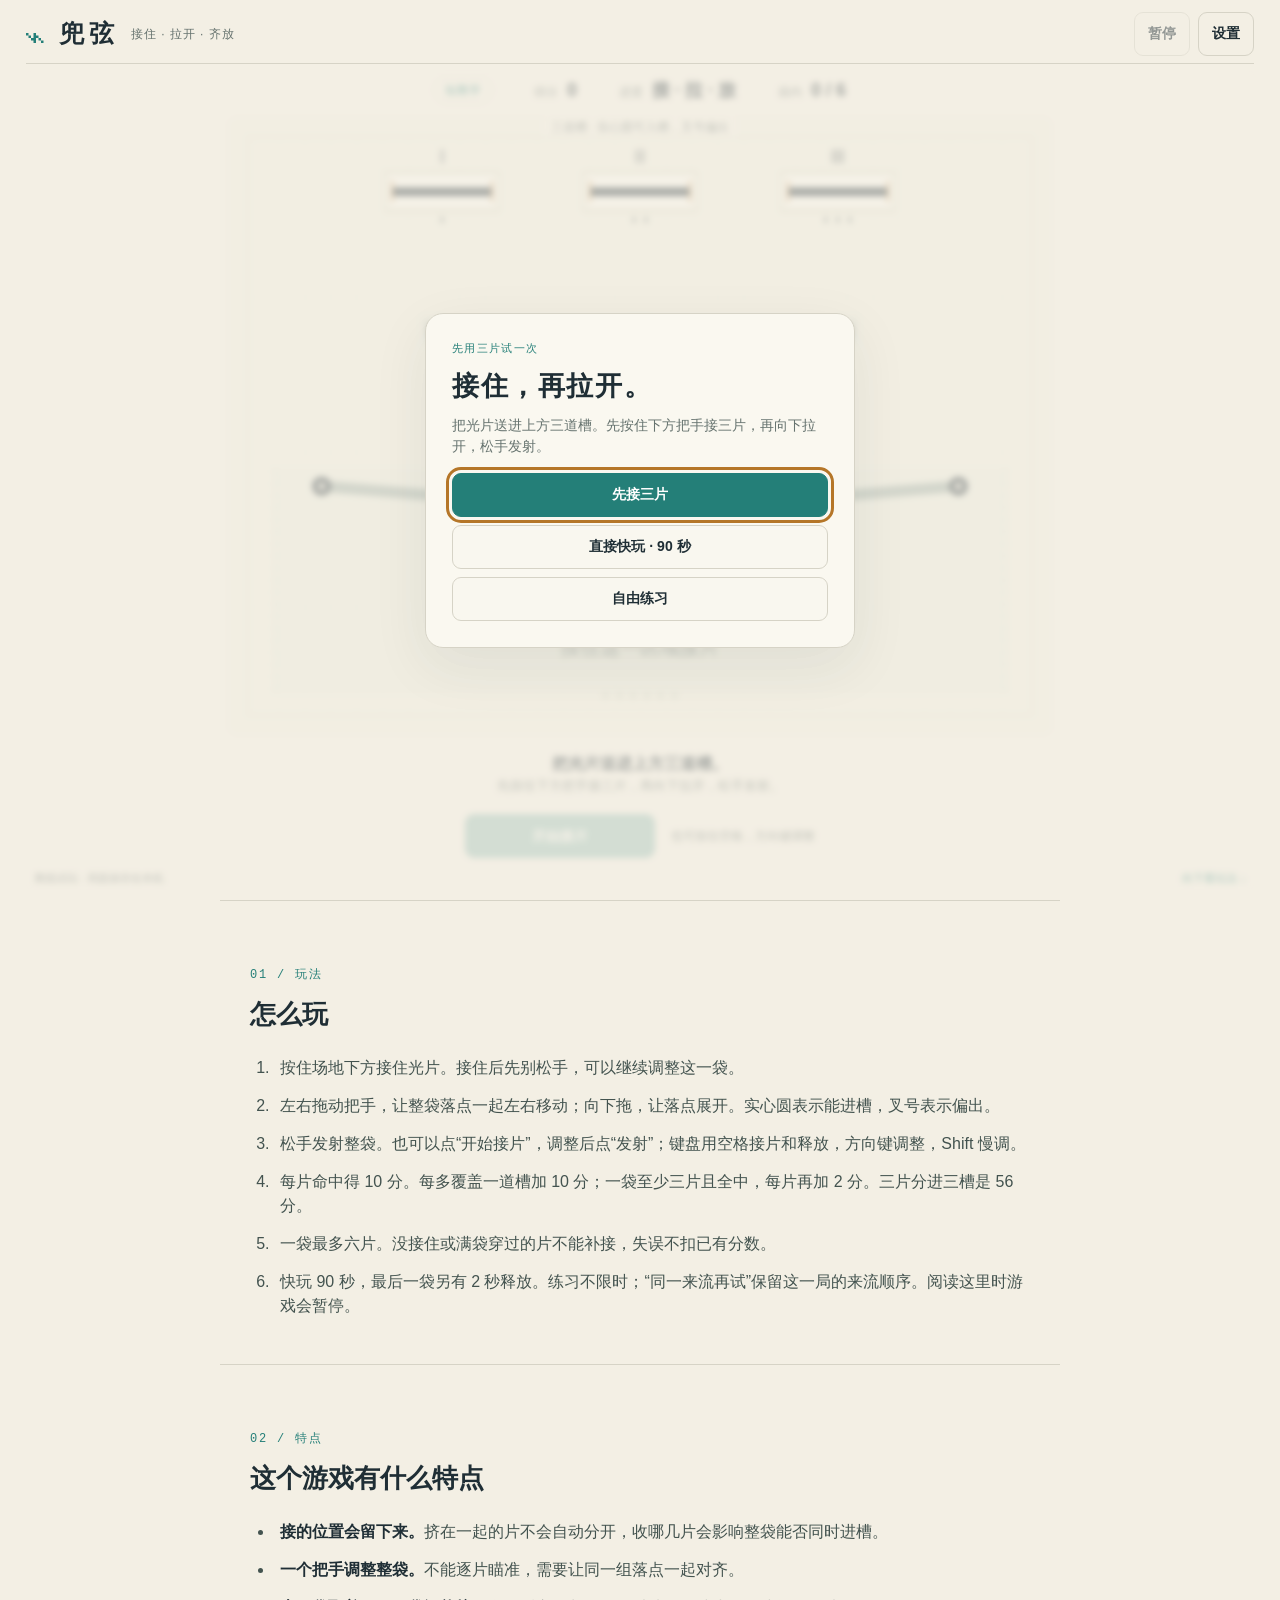
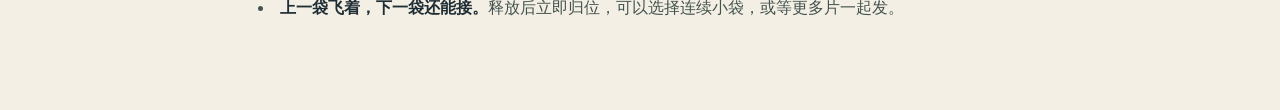
<file: games/1906/index.html>
<!doctype html>
<html lang="zh-CN">
<head>
  <meta charset="utf-8"><meta name="viewport" content="width=device-width, initial-scale=1, viewport-fit=cover">
  <meta name="theme-color" content="#f3efe4"><title>兜弦 · 接住，拉开，齐放</title>
  <link rel="stylesheet" href="style.css">
</head>
<body>
  <main>
    <section class="game-shell" id="game" aria-label="兜弦游戏" tabindex="-1">
      <header class="game-header">
        <div class="brand"><span class="brand-mark" aria-hidden="true">⌁</span><h1>兜弦</h1><span class="edition">接住 · 拉开 · 齐放</span></div>
        <nav aria-label="游戏菜单"><button id="pause" disabled>暂停</button><button id="settings">设置</button></nav>
      </header>
      <div class="game-body">
        <div class="hud" aria-label="游戏状态">
          <span class="mode" id="mode">短教学</span>
          <span><small>得分</small> <strong id="score">0</strong></span>
          <span><small id="time-label">进度</small> <strong id="time">接 · 拉 · 放</strong></span>
          <span class="capacity"><small>袋内</small> <strong id="capacity">0 / 6</strong></span>
        </div>
        <div class="field" id="field">
          <canvas id="board" tabindex="0" role="application" aria-label="上方三道收集槽，下方把手。按住下方接片，拖动调整落点，松手发射。"></canvas>
          <div id="touch-pad" aria-hidden="true"></div>
          <div class="field-tag">三道槽 · 实心圆可入槽，叉号偏出</div>
        </div>
        <div class="prompt" role="status" aria-live="polite"><strong id="hint">把光片送进上方三道槽。</strong><span id="detail">先按住下方把手接三片，再向下拉开，松手发射。</span></div>
        <div class="controls"><button class="primary" id="action" disabled>开始接片</button><span id="control-note">也可按住空格，方向键调整</span></div>
        <div class="game-footer"><span id="storage-status">离线试玩 · 自动保留局面</span><a href="#how">向下看玩法 ↓</a></div>
        <div class="overlay" id="overlay" hidden><div class="panel" id="panel" role="dialog" aria-modal="true" aria-labelledby="panel-title"></div></div>
      </div>
    </section>
    <section class="reading" id="how" tabindex="-1">
      <span class="section-number">01 / 玩法</span><h2>怎么玩</h2>
      <ol>
        <li>按住场地下方接住光片。接住后先别松手，可以继续调整这一袋。</li>
        <li>左右拖动把手，让整袋落点一起左右移动；向下拖，让落点展开。实心圆表示能进槽，叉号表示偏出。</li>
        <li>松手发射整袋。也可以点“开始接片”，调整后点“发射”；键盘用空格接片和释放，方向键调整，Shift 慢调。</li>
        <li>每片命中得 10 分。每多覆盖一道槽加 10 分；一袋至少三片且全中，每片再加 2 分。三片分进三槽是 56 分。</li>
        <li>一袋最多六片。没接住或满袋穿过的片不能补接，失误不扣已有分数。</li>
        <li>快玩 90 秒，最后一袋另有 2 秒释放。练习不限时；“同一来流再试”保留这一局的来流顺序。阅读这里时游戏会暂停。</li>
      </ol>
    </section>
    <section class="reading features">
      <span class="section-number">02 / 特点</span><h2>这个游戏有什么特点</h2>
      <ul>
        <li><strong>接的位置会留下来。</strong>挤在一起的片不会自动分开，收哪几片会影响整袋能否同时进槽。</li>
        <li><strong>一个把手调整整袋。</strong>不能逐片瞄准，需要让同一组落点一起对齐。</li>
        <li><strong>上一袋飞着，下一袋还能接。</strong>释放后立即归位，可以选择连续小袋，或等更多片一起发。</li>
      </ul>
    </section>
  </main>
  <script src="core.js"></script><script src="app.js"></script>
</body>
</html>
</file>
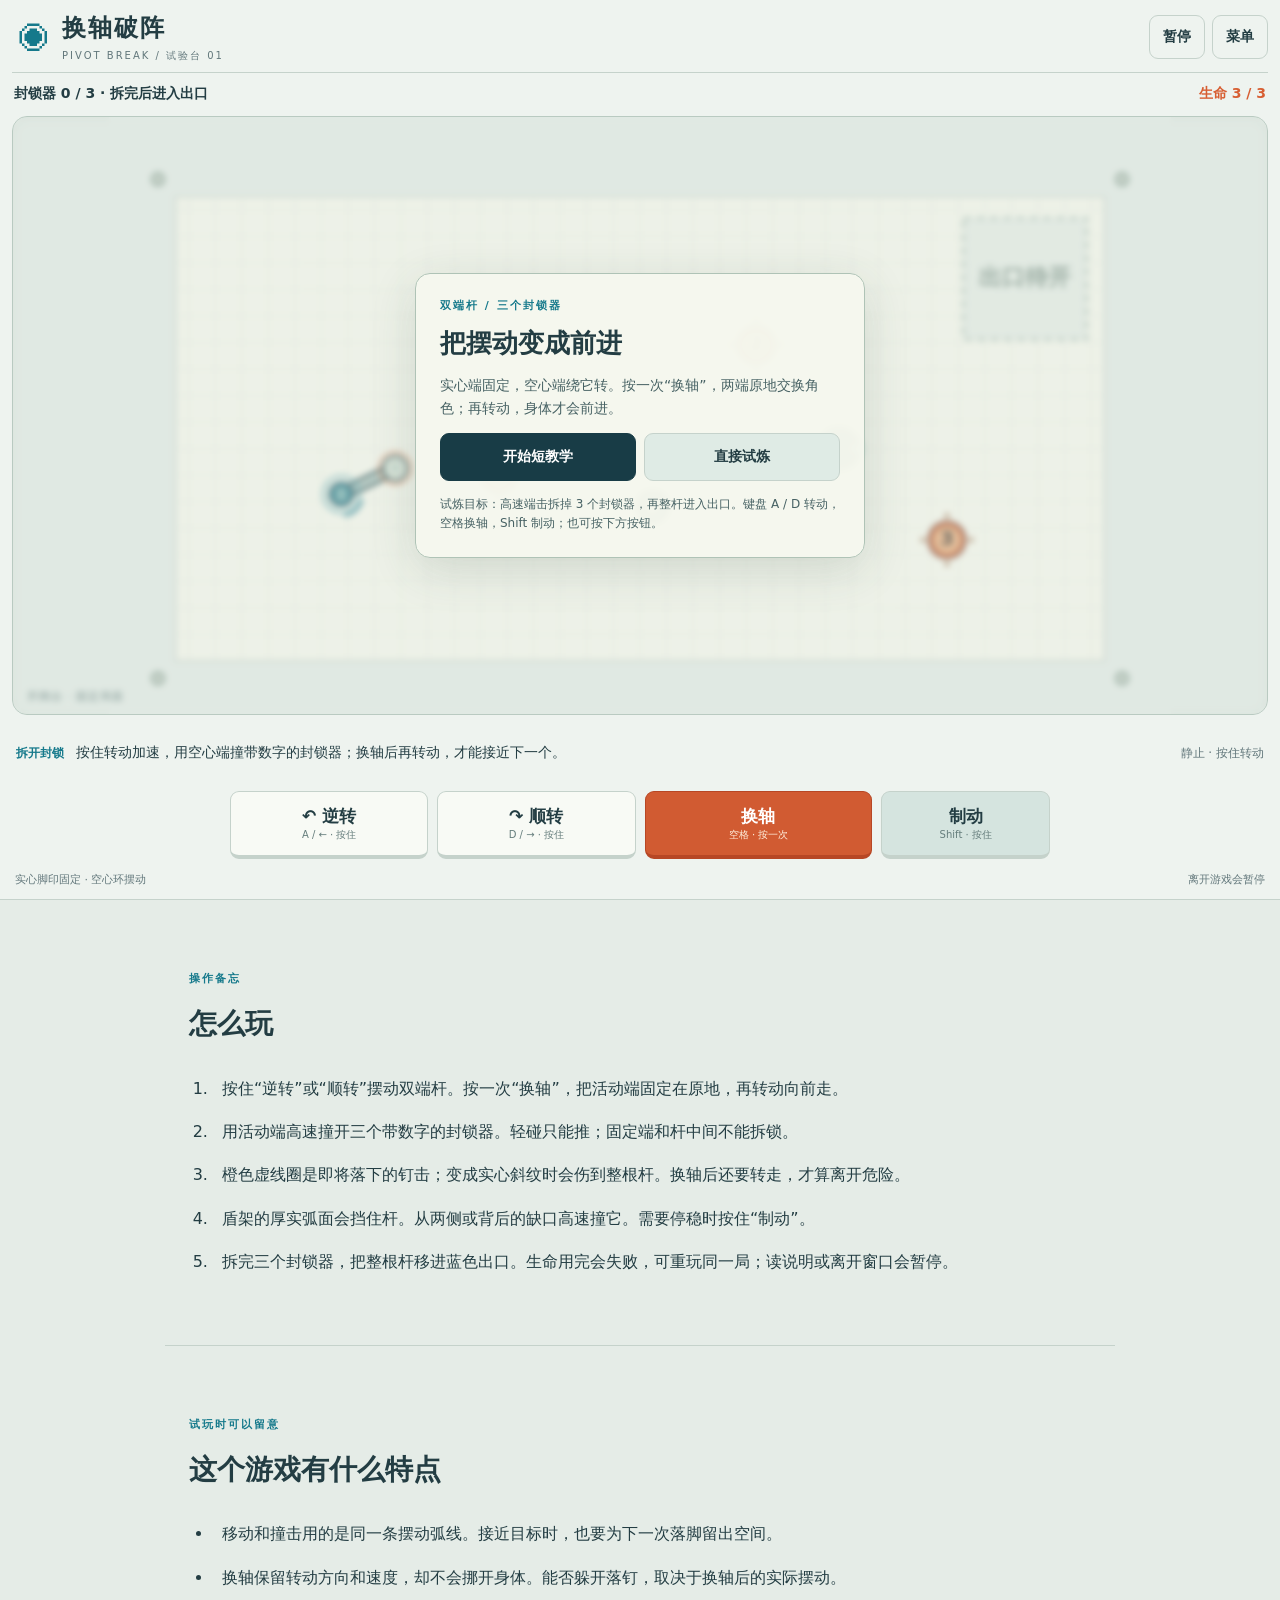
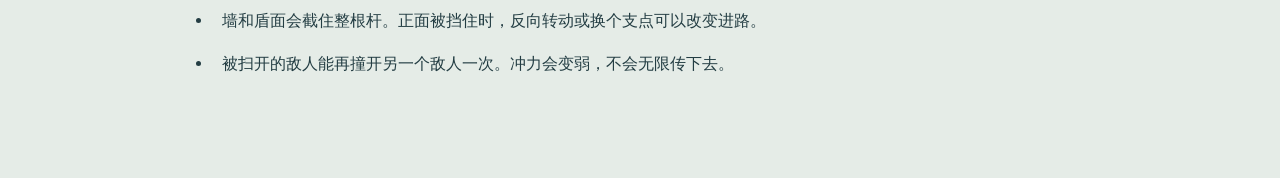
<file: games/1907/index.html>
<!doctype html>
<html lang="zh-CN">
<head>
  <meta charset="utf-8">
  <meta name="viewport" content="width=device-width,initial-scale=1,viewport-fit=cover">
  <meta name="theme-color" content="#edf2ef">
  <title>换轴破阵 · Pivot Break</title>
  <link rel="stylesheet" href="style.css">
</head>
<body>
<main>
  <section id="game" class="game" tabindex="0" aria-label="换轴破阵游戏">
    <header class="topbar">
      <div class="brand"><span class="brand-mark">⦿</span><div><h1>换轴破阵</h1><span>PIVOT BREAK / 试验台 01</span></div></div>
      <div class="tools"><button id="pause" aria-label="暂停游戏">暂停</button><button id="menu" aria-label="打开设置与选台">菜单</button></div>
    </header>
    <div class="hud"><strong id="objective">拆掉 3 个封锁器，再整杆进入出口</strong><span id="health" aria-label="剩余生命">生命 3 / 3</span></div>
    <div id="stage" class="stage">
      <canvas id="board" width="1280" height="720" aria-label="机械试验台：双端杆、封锁器与危险落点"></canvas>
      <div id="overlay" class="overlay">
        <div class="panel" id="panel"></div>
      </div>
      <span id="fieldTag" class="field-tag">开阔台 · 固定局面</span>
      <span id="impactLabel" class="impact-label" aria-live="polite"></span>
    </div>
    <div class="guidance"><span id="stepTag">初次操作</span><p id="hint">按住顺转让空心端摆动，按“换轴”把它踩成新支点；再转动才能向前走。</p><span id="speed">静止</span></div>
    <div class="controls" aria-label="游戏操作">
      <button data-action="left" class="turn"><span>↶ 逆转</span><small>A / ← · 按住</small></button>
      <button data-action="right" class="turn"><span>↷ 顺转</span><small>D / → · 按住</small></button>
      <button data-action="swap" class="swap"><span>换轴</span><small>空格 · 按一次</small></button>
      <button data-action="brake" class="brake"><span>制动</span><small>Shift · 按住</small></button>
    </div>
    <footer class="game-footer"><span>实心脚印固定 · 空心环摆动</span><span id="focusNote">离开游戏会暂停</span></footer>
  </section>
  <section class="reading" id="how" tabindex="0" aria-label="怎么玩，游戏外的阅读区域"><span class="eyebrow">操作备忘</span><h2>怎么玩</h2>
    <ol>
      <li>按住“逆转”或“顺转”摆动双端杆。按一次“换轴”，把活动端固定在原地，再转动向前走。</li>
      <li>用活动端高速撞开三个带数字的封锁器。轻碰只能推；固定端和杆中间不能拆锁。</li>
      <li>橙色虚线圈是即将落下的钉击；变成实心斜纹时会伤到整根杆。换轴后还要转走，才算离开危险。</li>
      <li>盾架的厚实弧面会挡住杆。从两侧或背后的缺口高速撞它。需要停稳时按住“制动”。</li>
      <li>拆完三个封锁器，把整根杆移进蓝色出口。生命用完会失败，可重玩同一局；读说明或离开窗口会暂停。</li>
    </ol>
  </section>
  <section class="reading features"><span class="eyebrow">试玩时可以留意</span><h2>这个游戏有什么特点</h2>
    <ul>
      <li>移动和撞击用的是同一条摆动弧线。接近目标时，也要为下一次落脚留出空间。</li>
      <li>换轴保留转动方向和速度，却不会挪开身体。能否躲开落钉，取决于换轴后的实际摆动。</li>
      <li>墙和盾面会截住整根杆。正面被挡住时，反向转动或换个支点可以改变进路。</li>
      <li>被扫开的敌人能再撞开另一个敌人一次。冲力会变弱，不会无限传下去。</li>
    </ul>
  </section>
</main>
<script src="engine.js"></script>
<script src="game.js"></script>
</body>
</html>
</file>
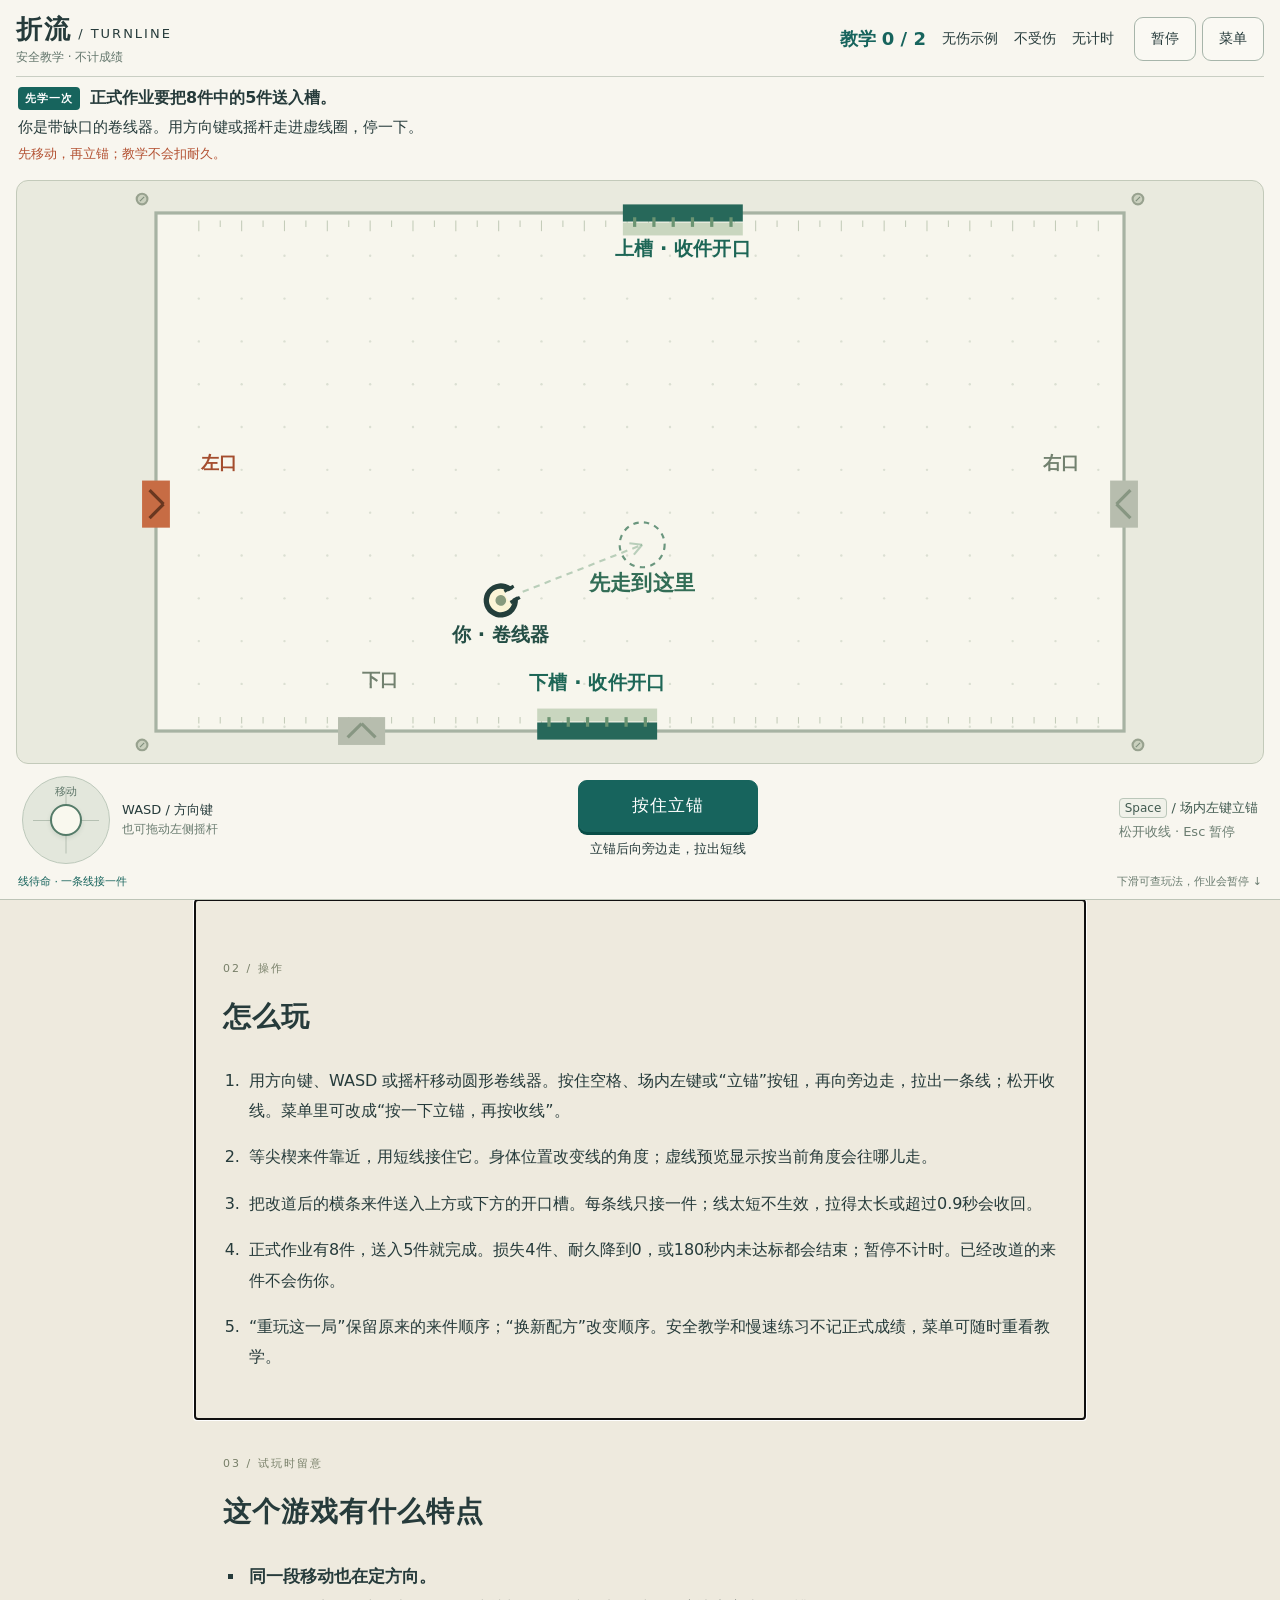
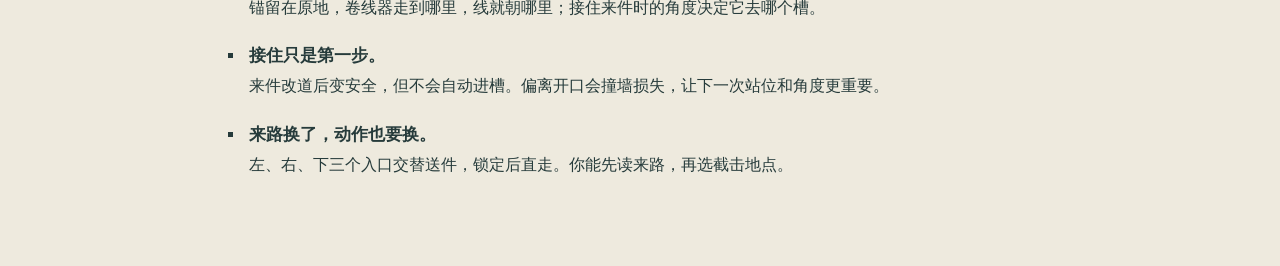
<file: games/1908/index.html>
<!doctype html>
<html lang="zh-CN"><head><meta charset="utf-8"><meta name="viewport" content="width=device-width,initial-scale=1,viewport-fit=cover"><meta name="theme-color" content="#eeeade"><link rel="icon" href="data:image/svg+xml,%3Csvg xmlns=%27http://www.w3.org/2000/svg%27 viewBox=%270 0 32 32%27%3E%3Ccircle cx=%2716%27 cy=%2716%27 r=%2713%27 fill=%27%23233e3b%27/%3E%3Ccircle cx=%2716%27 cy=%2716%27 r=%278%27 fill=%27%23fbf4d6%27/%3E%3C/svg%3E"><title>折流 / TURNLINE · 试玩作业台</title><link rel="stylesheet" href="style.css"></head>
<body>
<main>
<section id="game" class="game" tabindex="0" aria-label="折流游戏区域">
 <header class="topbar"><div class="brand"><strong>折流<span> / TURNLINE</span></strong><small id="mode">安全教学 · 不计成绩</small></div><div class="stats" aria-label="当前作业"><b id="progress">教学 0 / 2</b><span id="stock">无伤示例</span><span id="health">耐久 3</span><span id="clock">剩余 180秒</span></div><div class="top-actions"><button id="pause">暂停</button><button id="menu">菜单</button></div></header>
 <div class="brief"><div><span class="step-label" id="stepLabel">先学一次</span><strong id="objective">正式作业要把8件中的5件送入槽。</strong></div><p id="instruction">你是带缺口的圆形卷线器。先用方向键或下方摇杆，走到场内虚线圈。</p><div id="feedback" aria-live="polite">走位决定线角度，不需要鼠标瞄准。</div></div>
 <div id="stage" class="stage"><canvas id="board" width="960" height="540" aria-label="作业台：尖楔是来件，横条表示已改道且安全；上、下开口是收件槽。"></canvas></div>
 <div class="controls"><div class="move-controls"><div id="joystick" role="group" aria-label="移动摇杆"><div class="crosshair"></div><div id="stick"></div><span>移动</span></div><p>WASD / 方向键<span>也可拖动左侧摇杆</span></p></div><div class="action-controls"><button id="anchor" class="primary">按住立锚</button><p id="actionHint">立锚后向旁边走，拉出短线</p></div><div class="key-note"><kbd>Space</kbd> / 场内左键立锚<br><span>松开收线 · Esc 暂停</span></div></div>
 <div class="bottom-note"><span id="lineInfo">线待命 · 一条线接一件</span><span>下滑可查玩法，作业会暂停 ↓</span></div>
 <div id="overlay" class="overlay" hidden><div class="panel" role="dialog" aria-modal="true" aria-labelledby="panelTitle"><header><h2 id="panelTitle"></h2><button id="closePanel">返回游戏</button></header><div id="panelBody" class="panel-body"></div><footer id="panelActions"></footer></div></div>
</section>
<section class="reading" id="how" tabindex="-1"><span class="section-number">02 / 操作</span><h2>怎么玩</h2><ol><li>用方向键、WASD 或摇杆移动圆形卷线器。按住空格、场内左键或“立锚”按钮，再向旁边走，拉出一条线；松开收线。菜单里可改成“按一下立锚，再按收线”。</li><li>等尖楔来件靠近，用短线接住它。身体位置改变线的角度；虚线预览显示按当前角度会往哪儿走。</li><li>把改道后的横条来件送入上方或下方的开口槽。每条线只接一件；线太短不生效，拉得太长或超过0.9秒会收回。</li><li>正式作业有8件，送入5件就完成。损失4件、耐久降到0，或180秒内未达标都会结束；暂停不计时。已经改道的来件不会伤你。</li><li>“重玩这一局”保留原来的来件顺序；“换新配方”改变顺序。安全教学和慢速练习不记正式成绩，菜单可随时重看教学。</li></ol></section>
<section class="reading features"><span class="section-number">03 / 试玩时留意</span><h2>这个游戏有什么特点</h2><ul><li><strong>同一段移动也在定方向。</strong> 锚留在原地，卷线器走到哪里，线就朝哪里；接住来件时的角度决定它去哪个槽。</li><li><strong>接住只是第一步。</strong> 来件改道后变安全，但不会自动进槽。偏离开口会撞墙损失，让下一次站位和角度更重要。</li><li><strong>来路换了，动作也要换。</strong> 左、右、下三个入口交替送件，锁定后直走。你能先读来路，再选截击地点。</li></ul></section>
</main><script src="core.js"></script><script src="app.js"></script></body></html>
</file>
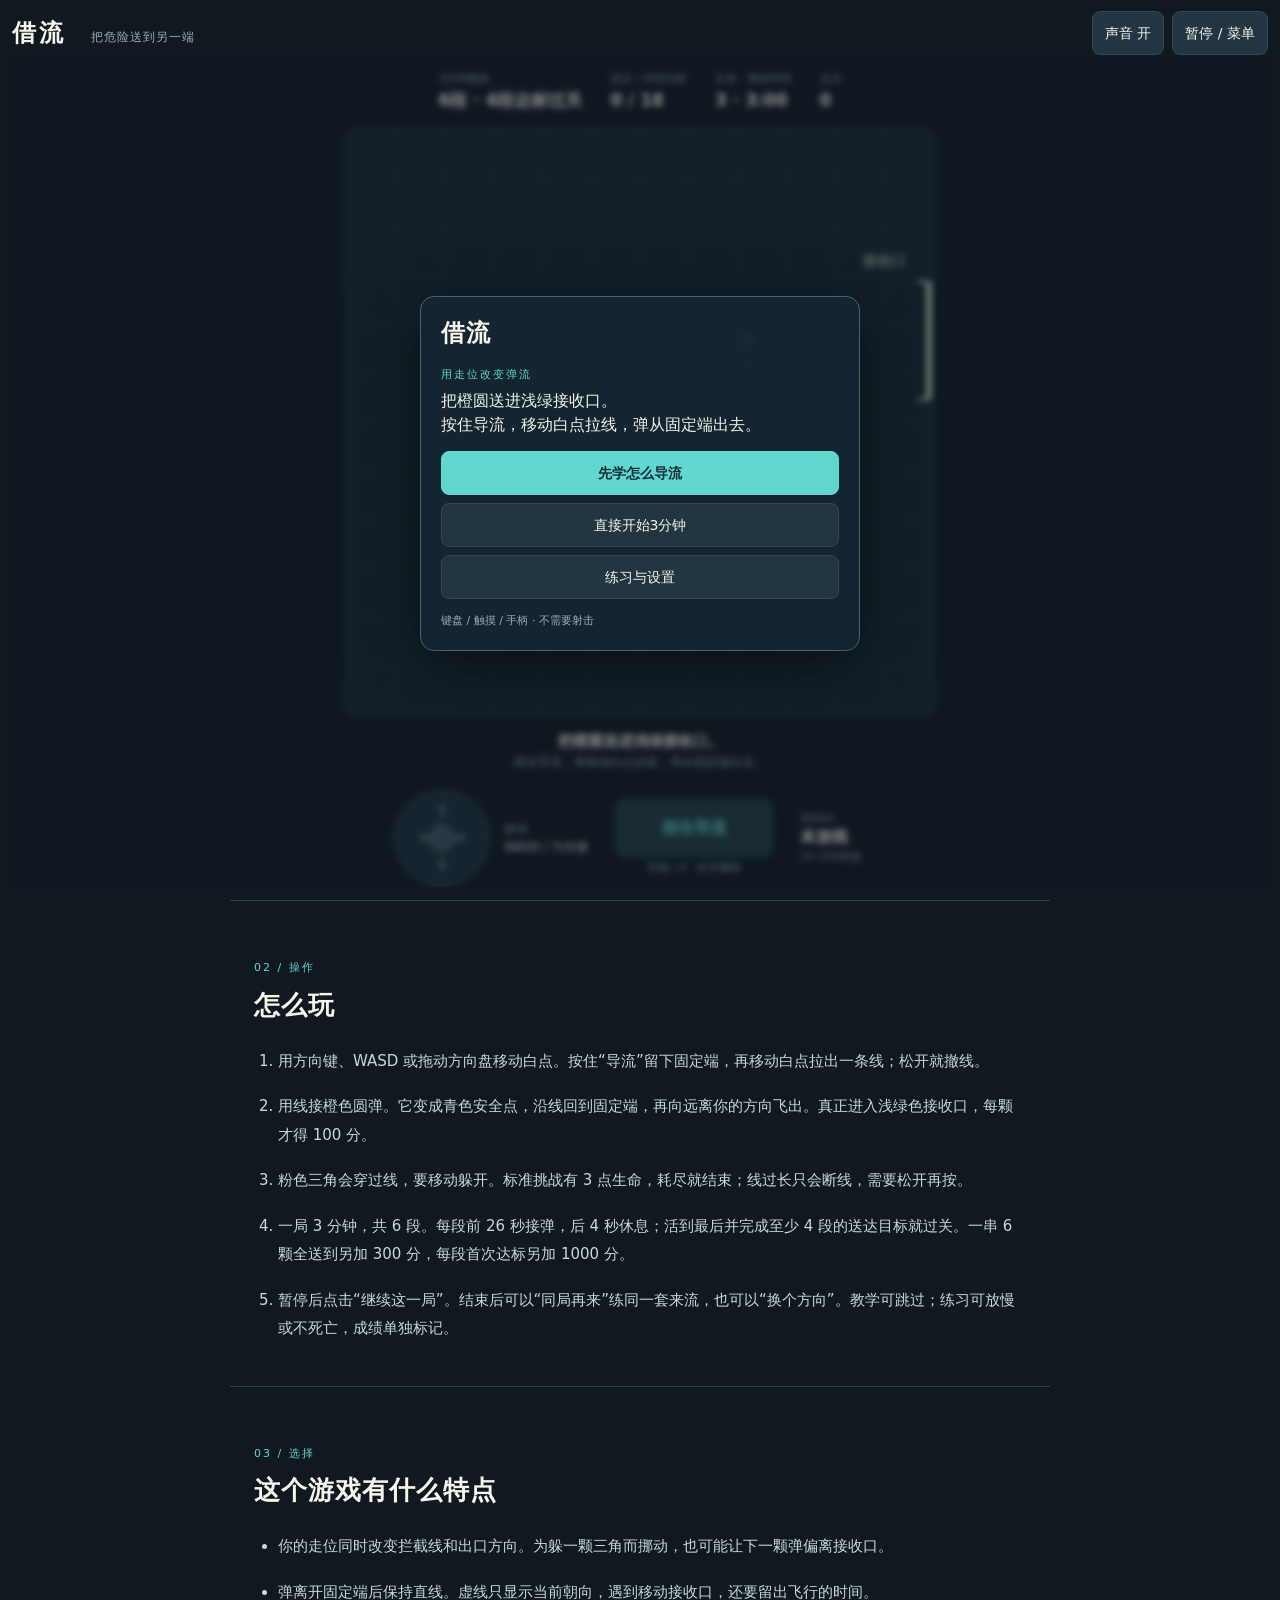
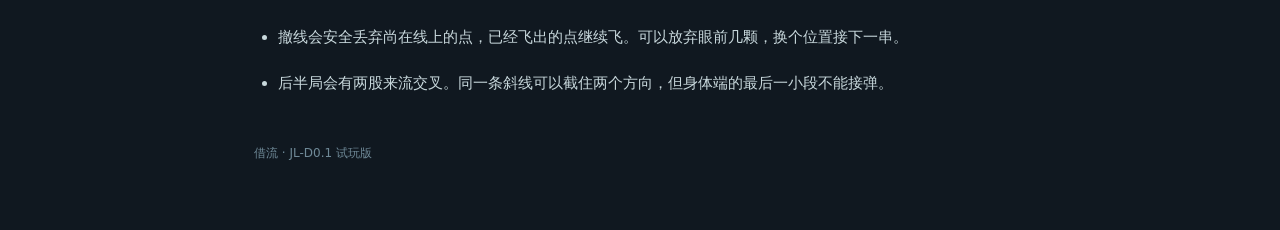
<file: games/1909/index.html>
<!doctype html>
<html lang="zh-CN"><head><meta charset="utf-8"><meta name="viewport" content="width=device-width,initial-scale=1,viewport-fit=cover"><title>借流 · 可试玩 Demo</title><link rel="stylesheet" href="style.css"></head>
<body>
<section id="game" tabindex="0" aria-label="借流游戏，方向键移动，空格按住导流">
 <header class="top"><div class="brand">借流 <span>把危险送到另一端</span></div><div class="top-actions"><button id="tutorialSkip" hidden>跳过教学</button><button id="mute" aria-label="静音">声音 开</button><button id="pause">暂停 / 菜单</button></div></header>
 <div class="hud" aria-live="off"><div><small id="phaseLabel">3分钟挑战</small><strong id="stageValue">6段 · 4段达标过关</strong></div><div><small>送达 / 本段目标</small><strong id="quotaValue">0 / 18</strong></div><div><small>生命 · 剩余时间</small><strong id="lifeValue">3 · 3:00</strong></div><div class="score-cell"><small>总分</small><strong id="scoreValue">0</strong></div></div>
 <div id="boardZone"><canvas id="arena" aria-label="白点是你；橙圆可接，粉三角要躲；浅绿边框是接收口"></canvas><div id="toast" role="status"></div></div>
 <div id="hint"><strong id="hintMain">把橙圆送进浅绿接收口。</strong><span id="hintSub">按住导流，再移动白点拉线；弹从固定端出去。</span></div>
 <div class="controls"><div class="move-control"><div id="stick" aria-label="拖动方向盘移动白点"><span class="stick-arrows">↑<br>←　→<br>↓</span><i id="thumb"></i></div><span class="keyboard">移动 <b>WASD / 方向键</b></span></div><div class="hold-group"><button id="hold">按住导流</button><small id="holdKey">空格 / Z · 松开撤线</small></div><div class="line-readout"><small>通路线长</small><strong id="lineValue">未放线</strong><span>24–320有效</span></div></div>
 <div id="overlay" class="overlay"><div id="panel" class="panel" role="dialog" aria-modal="true" aria-label="游戏菜单"></div></div>
</section>
<section class="explain" id="how"><span class="section-number">02 / 操作</span><h2>怎么玩</h2><ol>
 <li>用方向键、WASD 或拖动方向盘移动白点。按住“导流”留下固定端，再移动白点拉出一条线；松开就撤线。</li>
 <li>用线接橙色圆弹。它变成青色安全点，沿线回到固定端，再向远离你的方向飞出。真正进入浅绿色接收口，每颗才得 100 分。</li>
 <li>粉色三角会穿过线，要移动躲开。标准挑战有 3 点生命，耗尽就结束；线过长只会断线，需要松开再按。</li>
 <li>一局 3 分钟，共 6 段。每段前 26 秒接弹，后 4 秒休息；活到最后并完成至少 4 段的送达目标就过关。一串 6 颗全送到另加 300 分，每段首次达标另加 1000 分。</li>
 <li>暂停后点击“继续这一局”。结束后可以“同局再来”练同一套来流，也可以“换个方向”。教学可跳过；练习可放慢或不死亡，成绩单独标记。</li>
</ol></section>
<section class="explain" id="features"><span class="section-number">03 / 选择</span><h2>这个游戏有什么特点</h2><ul>
 <li>你的走位同时改变拦截线和出口方向。为躲一颗三角而挪动，也可能让下一颗弹偏离接收口。</li>
 <li>弹离开固定端后保持直线。虚线只显示当前朝向，遇到移动接收口，还要留出飞行的时间。</li>
 <li>撤线会安全丢弃尚在线上的点，已经飞出的点继续飞。可以放弃眼前几颗，换个位置接下一串。</li>
 <li>后半局会有两股来流交叉。同一条斜线可以截住两个方向，但身体端的最后一小段不能接弹。</li>
</ul><p class="page-foot">借流 · JL-D0.1 试玩版</p></section>
<script src="data.js"></script><script src="engine.js"></script><script src="app.js"></script>
</body></html>
</file>
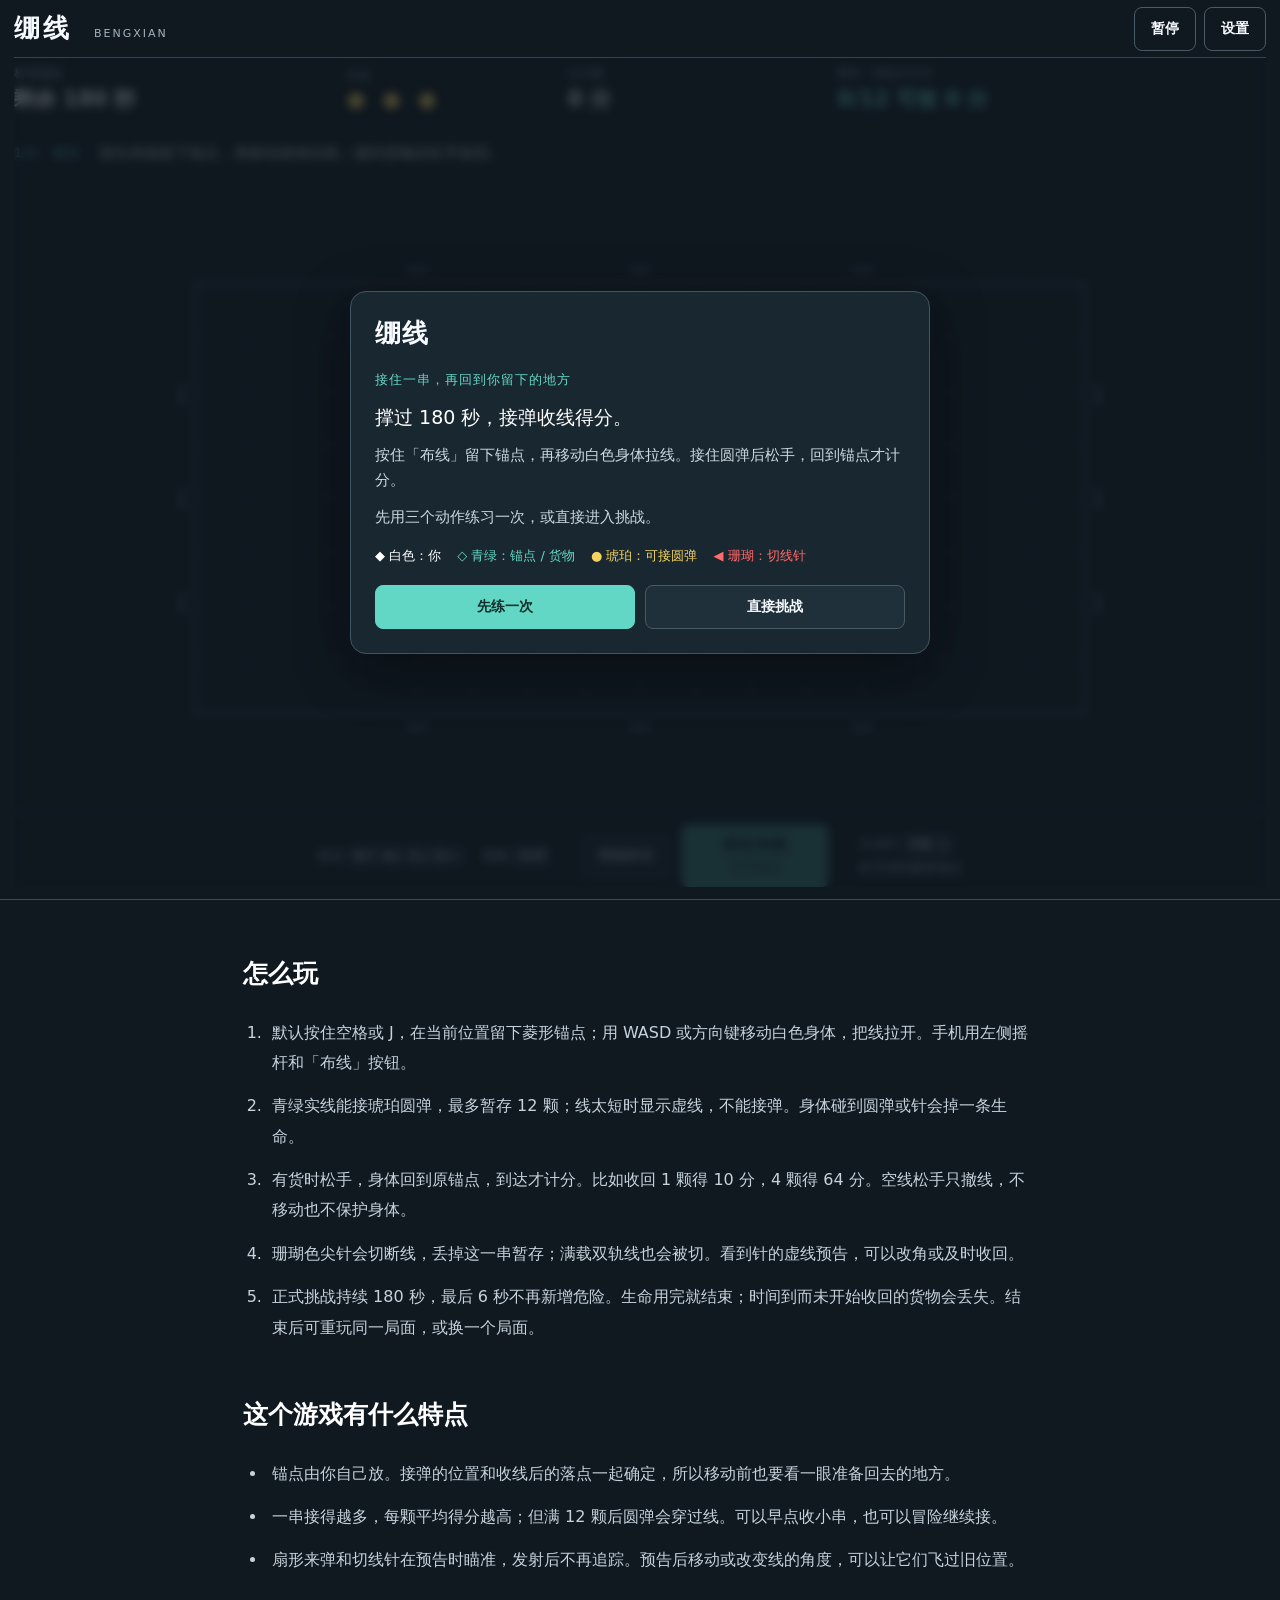
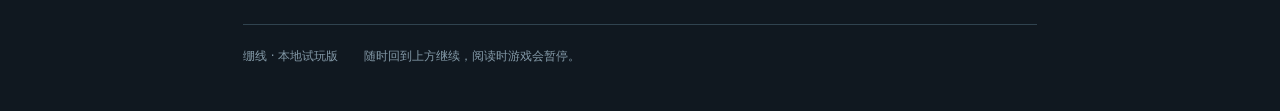
<file: games/1910/index.html>
<!doctype html>
<html lang="zh-CN">
<head><meta charset="utf-8"><meta name="viewport" content="width=device-width,initial-scale=1,viewport-fit=cover"><meta name="theme-color" content="#101820"><title>绷线 · BENGXIAN</title><link rel="stylesheet" href="styles.css"></head>
<body>
<section id="game" class="game" tabindex="0" aria-label="绷线游戏区域">
 <header class="top"><div class="wordmark">绷线 <span>BENGXIAN</span></div><div class="top-actions"><button id="skip" hidden>跳过练习</button><button id="pause">暂停</button><button id="settings">设置</button></div></header>
 <div class="hud" aria-label="当前状态"><div><small id="mode">标准挑战</small><strong id="time">剩余 180 秒</strong></div><div><small>生命</small><strong id="hp">● ● ●</strong></div><div><small>已入账</small><strong id="score">0 分</strong></div><div class="cargo"><small>暂存 · 到达才计分</small><strong id="cargo">0/12 · 可收 0 分</strong></div></div>
 <div class="instruction"><span id="phase">接住 → 收回</span><p id="hint">撑过 180 秒，接弹收线得分。先按住「布线」，再移动白色身体把线拉开。</p></div>
 <div id="stage" class="stage"><canvas id="arena" width="1280" height="720" aria-label="白色身体、青绿拦截线、琥珀圆弹和珊瑚切线针"></canvas><div class="feedback" id="feedback" aria-live="polite"></div></div>
 <div class="controls"><div class="desktop-help">移动 <kbd>WASD / ↑↓←→</kbd> <span>精确 <kbd>Shift</kbd></span></div><div class="touch-move"><div id="joystick" class="joystick" aria-label="拖动摇杆移动"><span class="stick"></span><em>移动</em></div></div><div class="action-group"><button id="precision" class="precision">精确移动</button><button id="mainAction" class="primary main-action">按住布线<br><small>松手收回</small></button></div><div class="key-help">主动作 <kbd id="keyLabel">空格 / J</kbd><br>松手回到菱形锚点</div></div>
 <div id="overlay" class="overlay" role="dialog" aria-modal="true" aria-labelledby="panelTitle"><div class="panel"><header class="panel-head"><h1 id="panelTitle"></h1><button id="panelBack" hidden>返回游戏</button></header><div id="panelBody" class="panel-body"></div><footer id="panelActions" class="panel-actions"></footer></div></div>
</section>
<main class="reading">
 <section aria-labelledby="how"><h2 id="how">怎么玩</h2><ol><li>默认按住空格或 J，在当前位置留下菱形锚点；用 WASD 或方向键移动白色身体，把线拉开。手机用左侧摇杆和「布线」按钮。</li><li>青绿实线能接琥珀圆弹，最多暂存 12 颗；线太短时显示虚线，不能接弹。身体碰到圆弹或针会掉一条生命。</li><li>有货时松手，身体回到原锚点，到达才计分。比如收回 1 颗得 10 分，4 颗得 64 分。空线松手只撤线，不移动也不保护身体。</li><li>珊瑚色尖针会切断线，丢掉这一串暂存；满载双轨线也会被切。看到针的虚线预告，可以改角或及时收回。</li><li>正式挑战持续 180 秒，最后 6 秒不再新增危险。生命用完就结束；时间到而未开始收回的货物会丢失。结束后可重玩同一局面，或换一个局面。</li></ol></section>
 <section aria-labelledby="features"><h2 id="features">这个游戏有什么特点</h2><ul><li>锚点由你自己放。接弹的位置和收线后的落点一起确定，所以移动前也要看一眼准备回去的地方。</li><li>一串接得越多，每颗平均得分越高；但满 12 颗后圆弹会穿过线。可以早点收小串，也可以冒险继续接。</li><li>扇形来弹和切线针在预告时瞄准，发射后不再追踪。预告后移动或改变线的角度，可以让它们飞过旧位置。</li></ul></section>
 <p class="reading-footer">绷线 · 本地试玩版　<span>随时回到上方继续，阅读时游戏会暂停。</span></p>
</main>
<script src="data.js"></script><script src="engine.js"></script><script src="ui.js"></script>
</body></html>
</file>
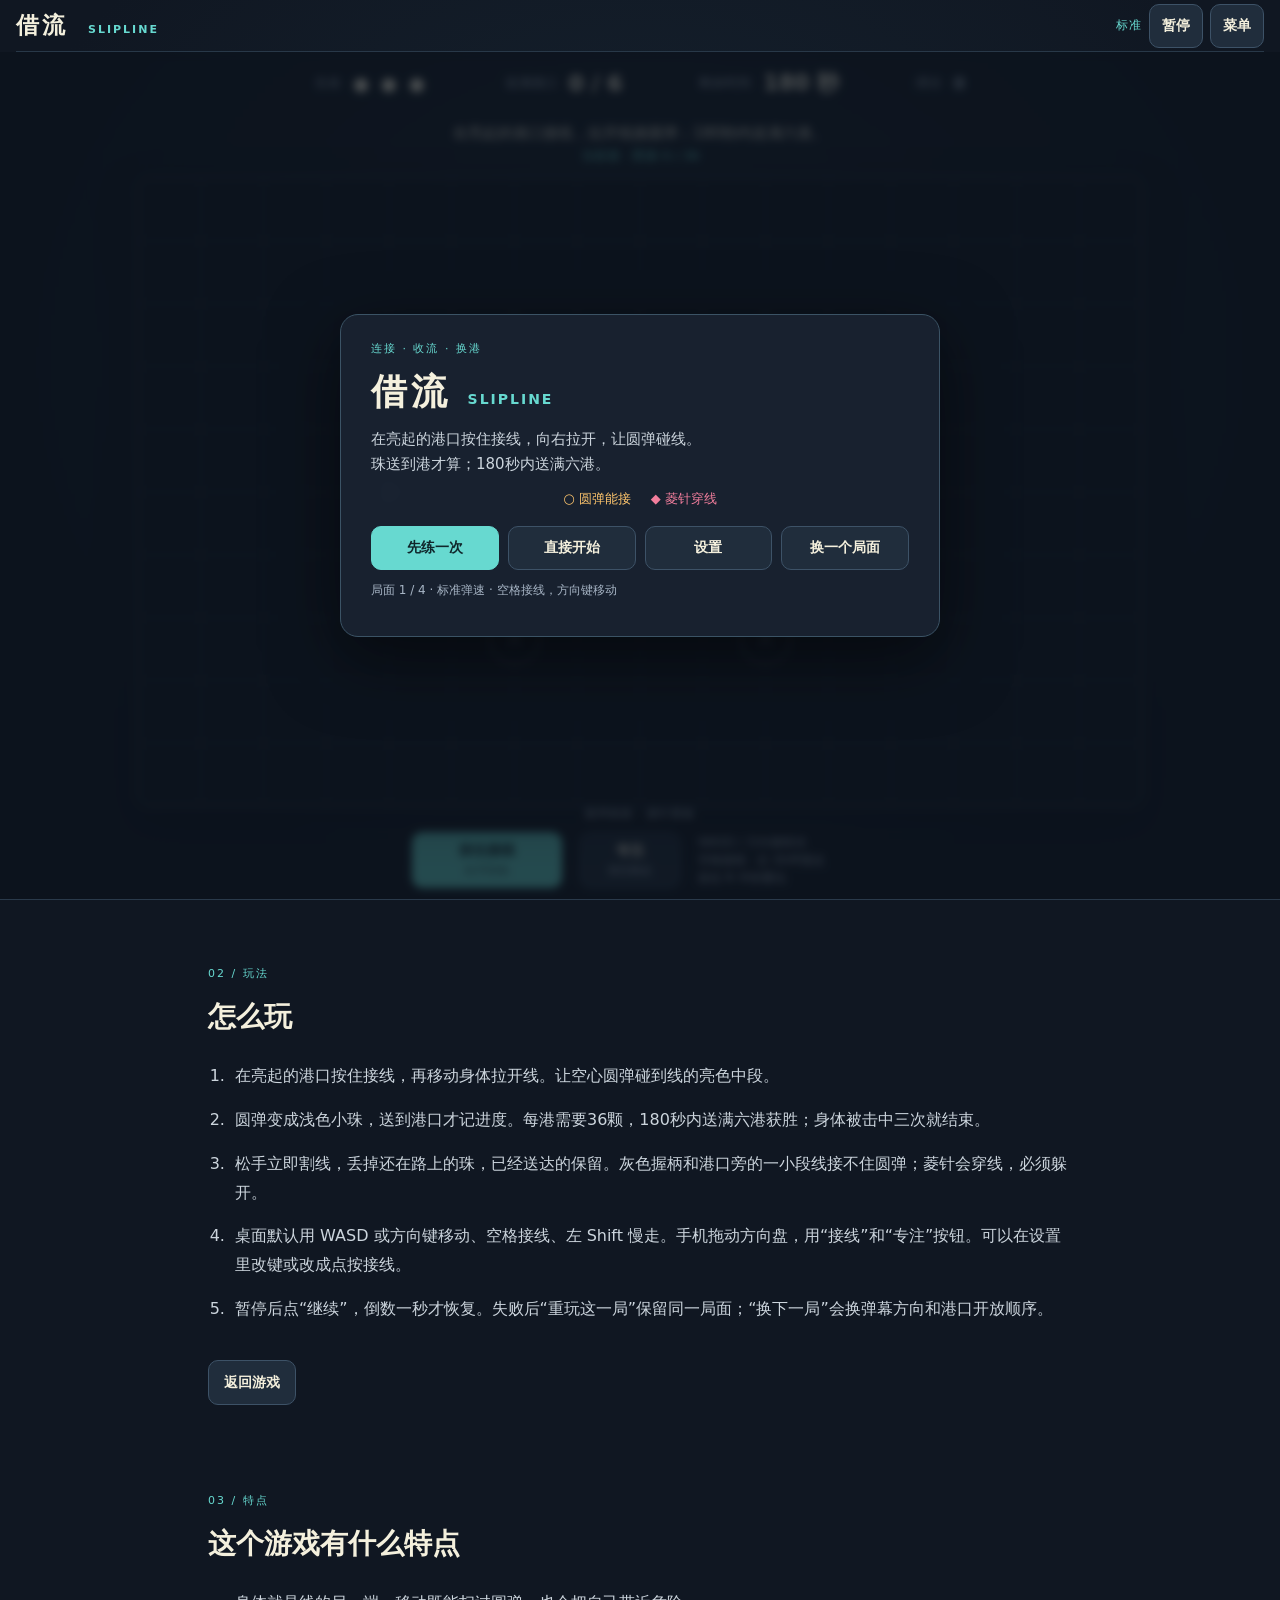
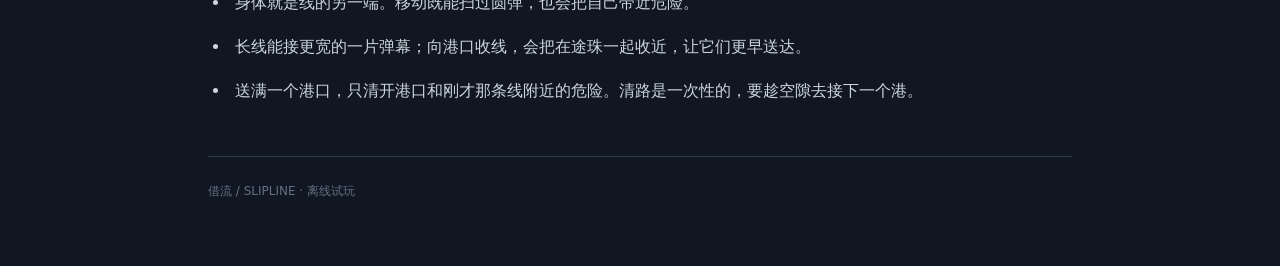
<file: games/1911/index.html>
<!doctype html><html lang="zh-CN"><head><meta charset="utf-8"><meta name="viewport" content="width=device-width,initial-scale=1,viewport-fit=cover"><meta name="theme-color" content="#101722"><title>借流 / SLIPLINE · 试玩</title><link rel="stylesheet" href="style.css"></head><body>
<section class="game" id="game" aria-label="借流游戏" tabindex="0">
 <header class="top"><div class="brand">借流 <span>SLIPLINE</span></div><div class="top-actions"><span id="modeTag" class="tag">标准</span><button id="pauseBtn">暂停</button><button id="menuBtn">菜单</button></div></header>
 <div class="hud" aria-live="off"><div><small>生命</small><strong id="hp">● ● ●</strong></div><div><small>送满港口</small><strong id="ports">0 / 6</strong></div><div><small>剩余时间</small><strong id="clock">180 秒</strong></div><div class="secondary"><small>得分</small><strong id="score">0</strong></div></div>
 <div class="prompt"><span id="hint">在亮起的港口接线，拉开线接圆弹；180秒内送满六港。</span><span id="wireInfo">当前港 · 西港 0 / 36</span></div>
 <div class="stage" id="stage"><canvas id="arena" aria-label="游戏场地：亮圈为开放港，空心圆弹可接，实心菱针穿线"></canvas><div class="stage-note" id="stageNote">圆弹能接 · 菱针要躲</div></div>
 <div class="controls" id="controls"><div class="stick-wrap"><div class="stick" id="stick" role="application" aria-label="拖动方向盘移动"><span id="stickKnob"></span></div><small>拖动移动</small></div><button class="primary grip" id="gripBtn">按住接线<small>松手割线</small></button><button class="focus" id="focusBtn">专注<small>按住慢走</small></button><div class="keytips" id="keytips">WASD / 方向键移动<br>空格接线 · Shift 慢走<br>按住 R 半秒重玩</div></div>
 <div class="overlay" id="overlay"><div class="panel" id="panel" role="dialog" aria-modal="true" aria-label="游戏菜单"></div></div>
</section>
<section class="reading" id="how"><div class="section-no">02 / 玩法</div><h2>怎么玩</h2><ol><li>在亮起的港口按住接线，再移动身体拉开线。让空心圆弹碰到线的亮色中段。</li><li>圆弹变成浅色小珠，送到港口才记进度。每港需要36颗，180秒内送满六港获胜；身体被击中三次就结束。</li><li>松手立即割线，丢掉还在路上的珠，已经送达的保留。灰色握柄和港口旁的一小段线接不住圆弹；菱针会穿线，必须躲开。</li><li>桌面默认用 WASD 或方向键移动、空格接线、左 Shift 慢走。手机拖动方向盘，用“接线”和“专注”按钮。可以在设置里改键或改成点按接线。</li><li>暂停后点“继续”，倒数一秒才恢复。失败后“重玩这一局”保留同一局面；“换下一局”会换弹幕方向和港口开放顺序。</li></ol><button class="returnGame">返回游戏</button></section>
<section class="reading features" id="features"><div class="section-no">03 / 特点</div><h2>这个游戏有什么特点</h2><ul><li>身体就是线的另一端。移动既能扫过圆弹，也会把自己带近危险。</li><li>长线能接更宽的一片弹幕；向港口收线，会把在途珠一起收近，让它们更早送达。</li><li>送满一个港口，只清开港口和刚才那条线附近的危险。清路是一次性的，要趁空隙去接下一个港。</li></ul><p class="footer">借流 / SLIPLINE · 离线试玩</p></section>
<script src="config.js"></script><script src="build-info.js"></script><script src="engine.js"></script><script src="app.js"></script>
</body></html>
</file>
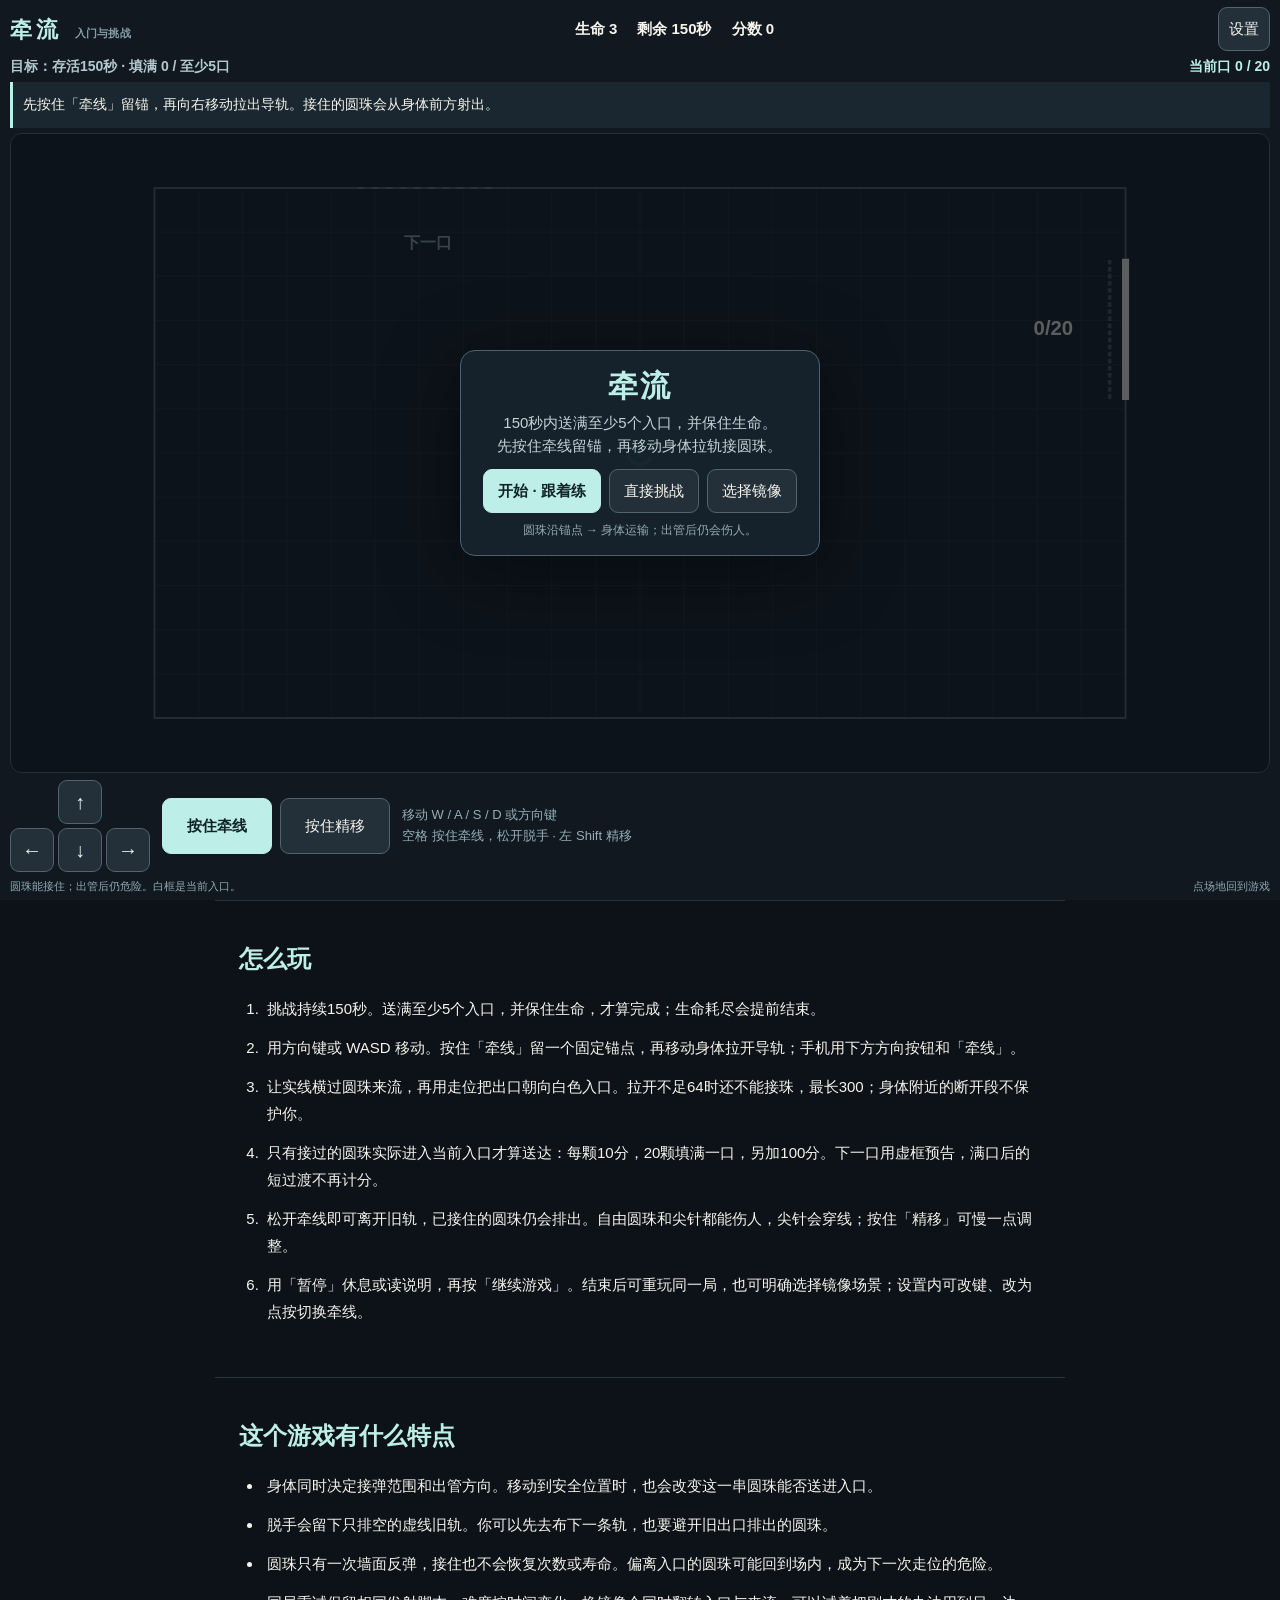
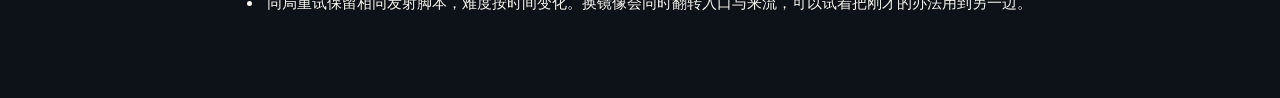
<file: games/1912/index.html>
<!doctype html>
<html lang="zh-CN"><head><meta charset="utf-8"><meta name="viewport" content="width=device-width,initial-scale=1,viewport-fit=cover"><meta name="theme-color" content="#111820"><title>牵流 · 可试玩 Demo</title><link rel="stylesheet" href="style.css"></head>
<body>
<section id="game" class="game" tabindex="0" aria-label="牵流游戏区域">
 <header class="hud"><div class="brand">牵流 <span id="modeLabel">入门与挑战</span></div><div class="stats"><span id="hp">生命 3</span><span id="time">剩余 150秒</span><span id="score">分数 0</span></div><button id="pause" class="small">暂停</button><button id="menuSettings" class="small">设置</button></header>
 <div class="objective"><span id="target">目标：150秒内送满至少5口，并存活</span><span id="progress">当前口 0 / 20</span></div>
 <div id="hint" class="hint" aria-live="polite">先按住「牵线」留锚，再向右移动拉出导轨。接住的圆珠会从身体前方射出。</div>
 <div id="stage" class="stage"><canvas id="field" width="1280" height="720" aria-label="移动身体拉出导轨，将弹珠送入白色入口"></canvas>
  <div id="screen" class="screen"><div id="panel" class="panel"></div></div>
 </div>
 <div class="controls" id="controls"><div id="resultControls" class="result-controls" hidden><button class="primary" data-action="retry">重玩这一局</button><button data-action="mirror">换镜像场景</button><button data-action="trace" id="traceButton">查看致伤轨迹</button><button data-action="menu">返回菜单</button></div><div class="dpad" aria-label="触摸方向控制"><button data-dir="up" aria-label="向上移动">↑</button><button data-dir="left" aria-label="向左移动">←</button><button data-dir="down" aria-label="向下移动">↓</button><button data-dir="right" aria-label="向右移动">→</button></div><div class="action-buttons"><button id="rail" class="primary">按住牵线</button><button id="focus">按住精移</button></div><div class="control-copy" id="keys"></div><button id="skip" class="small">跳过教学</button></div>
 <footer class="game-footer"><span id="status">圆珠能接住；出管后仍危险。白框是当前入口。</span><span id="focusTip">点场地回到游戏</span></footer>
 <div id="settingsScreen" class="settings-screen" hidden><div class="settings-panel"><div class="settings-top"><strong id="settingsTitle">设置</strong><button id="closeSettings">返回游戏</button></div><div id="settingsBody" class="settings-body"></div></div></div>
</section>
<section class="reading" aria-labelledby="how"><h2 id="how">怎么玩</h2><ol><li>挑战持续150秒。送满至少5个入口，并保住生命，才算完成；生命耗尽会提前结束。</li><li>用方向键或 WASD 移动。按住「牵线」留一个固定锚点，再移动身体拉开导轨；手机用下方方向按钮和「牵线」。</li><li>让实线横过圆珠来流，再用走位把出口朝向白色入口。拉开不足64时还不能接珠，最长300；身体附近的断开段不保护你。</li><li>只有接过的圆珠实际进入当前入口才算送达：每颗10分，20颗填满一口，另加100分。下一口用虚框预告，满口后的短过渡不再计分。</li><li>松开牵线即可离开旧轨，已接住的圆珠仍会排出。自由圆珠和尖针都能伤人，尖针会穿线；按住「精移」可慢一点调整。</li><li>用「暂停」休息或读说明，再按「继续游戏」。结束后可重玩同一局，也可明确选择镜像场景；设置内可改键、改为点按切换牵线。</li></ol></section>
<section class="reading features" aria-labelledby="features"><h2 id="features">这个游戏有什么特点</h2><ul><li>身体同时决定接弹范围和出管方向。移动到安全位置时，也会改变这一串圆珠能否送进入口。</li><li>脱手会留下只排空的虚线旧轨。你可以先去布下一条轨，也要避开旧出口排出的圆珠。</li><li>圆珠只有一次墙面反弹，接住也不会恢复次数或寿命。偏离入口的圆珠可能回到场内，成为下一次走位的危险。</li><li>同局重试保留相同发射脚本，难度按时间变化。换镜像会同时翻转入口与来流，可以试着把刚才的办法用到另一边。</li></ul></section>
<script src="config.js"></script><script src="engine.js"></script><script src="app.js"></script>
</body></html>
</file>
<file: gallery.css>
:root { color-scheme: light; font-family: -apple-system, BlinkMacSystemFont, "Segoe UI", "PingFang SC", "Microsoft YaHei", sans-serif; color: #202923; background: #fff; }
* { box-sizing: border-box; }
body { margin: 0; min-width: 280px; }
a { color: inherit; text-underline-offset: 4px; }
a:focus-visible { outline: 3px solid #bd5423; outline-offset: 5px; }
.container { width: min(1120px, calc(100% - 64px)); margin-inline: auto; }
.skip { position: absolute; left: 16px; top: -80px; padding: 12px; background: #fff; z-index: 2; }
.skip:focus { top: 12px; }
.site-header { border-bottom: 1px solid #dce2de; }
.header-inner { min-height: 76px; display: flex; align-items: center; justify-content: space-between; gap: 20px; }
.site-name { font-weight: 700; font-size: 18px; text-decoration: none; }
.repo-link { font-size: 14px; color: #506159; }
.collection-heading { display: flex; flex-wrap: wrap; justify-content: space-between; align-items: baseline; gap: 12px; padding: 46px 0 26px; }
h1 { margin: 0; font-size: 30px; line-height: 1.4; }
.collection-heading p { margin: 0; color: #657269; font-size: 14px; }
.game-entry { display: grid; grid-template-columns: minmax(0, 1.8fr) minmax(260px, 1fr); gap: 36px; border-top: 2px solid #202923; border-bottom: 1px solid #dce2de; padding: 28px 0; }
.preview { display: block; align-self: start; background: #edf3ef; }
.preview img { display: block; width: 100%; height: auto; aspect-ratio: 16 / 9; object-fit: contain; }
.game-id { font-size: 12px; color: #68796f; margin: 0 0 8px; }
h2 { margin: 0; font-size: 26px; line-height: 1.4; }
.description { font-size: 15px; line-height: 1.8; margin: 14px 0 20px; }
.game-facts { margin: 0 0 24px; font-size: 13px; line-height: 1.7; }
.game-facts div { display: grid; grid-template-columns: 42px minmax(0, 1fr); gap: 8px; margin: 6px 0; }
dt { color: #68796f; } dd { margin: 0; }
.play-link { min-height: 46px; display: inline-flex; justify-content: space-between; align-items: center; gap: 32px; background: #006b5c; color: #fff; padding: 10px 20px; border-radius: 4px; text-decoration: none; font-size: 15px; font-weight: 600; }
.play-link:hover { background: #004e43; }
.download-link { display: inline-block; margin: 16px 0 0 16px; font-size: 13px; color: #506159; }
.site-footer { padding: 28px 0; font-size: 12px; color: #68796f; }
.site-footer .container { display: flex; flex-wrap: wrap; gap: 16px; justify-content: space-between; }
@media (max-width: 850px) { .game-entry { grid-template-columns: 1fr; gap: 24px; } .game-details { max-width: 600px; } }
@media (max-width: 480px) { .container { width: calc(100% - 32px); } .header-inner { min-height: 64px; } .collection-heading { padding-top: 30px; } h1 { font-size: 26px; } h2 { font-size: 24px; } .game-entry { padding-top: 20px; } }
</file>
<file: games/1902/style.css>
:root{color-scheme:light;--ink:#263c42;--muted:#607479;--paper:#f4f7f6;--line:#d4dfdc;--green:#007e70;--green-light:#daf4e9;--orange:#cd571b;--red:#b54246;--white:#fff;font-family:-apple-system,BlinkMacSystemFont,"Segoe UI","PingFang SC","Microsoft YaHei",sans-serif}
*{box-sizing:border-box;letter-spacing:0}body{margin:0;background:var(--paper);color:var(--ink)}button,input,select{font:inherit}button{font-size:14px;font-weight:600;min-height:44px;border:1px solid var(--line);border-radius:6px;background:var(--white);color:var(--ink);cursor:pointer;padding:8px 16px;touch-action:manipulation}button:hover{background:#eaf1ee}button:active{transform:translateY(1px)}button:disabled{cursor:default;color:#8b9a9b;background:#edf1ef}button:focus-visible,canvas:focus-visible,input:focus-visible,select:focus-visible{outline:3px solid #d57a36;outline-offset:3px}button.primary{background:var(--green);border-color:var(--green);color:white}button.primary:hover{background:#006559}.quiet{border-color:transparent;background:transparent;padding:8px 12px}.quiet:hover{background:#e4ece8}.game{height:100vh;height:100dvh;max-height:1000px;position:relative;border-bottom:1px solid var(--line);padding:12px max(16px,env(safe-area-inset-right)) max(8px,env(safe-area-inset-bottom)) max(16px,env(safe-area-inset-left));outline:none}.game-inner{height:100%;max-width:1120px;margin:auto;display:grid;grid-template-rows:44px 60px minmax(0,1fr) 70px 52px 24px;gap:8px;min-height:0}.game-header{display:flex;align-items:center;justify-content:space-between;gap:12px}.brand{display:flex;align-items:center;gap:10px;min-width:0}.brand-mark{font-size:29px;color:var(--green);line-height:1}.brand h1{margin:0;font-size:23px;font-weight:750;white-space:nowrap}.mode{font-size:12px;color:var(--muted);border-left:1px solid var(--line);padding-left:10px;white-space:nowrap}.header-actions{display:flex;gap:4px}.hud{display:grid;grid-template-columns:1fr 1fr 1fr 1.6fr;align-items:center;gap:20px;border-top:1px solid var(--line);border-bottom:1px solid var(--line);padding:6px 4px}.hud>div{min-width:0}.hud span{display:block;font-size:12px;color:var(--muted);line-height:1.4}.hud strong{font-size:25px;line-height:1.2;font-variant-numeric:tabular-nums}.hud b{font-weight:700}.hud small{font-size:14px;color:var(--muted);font-weight:500}.angle-stat span{font-size:13px}.angle-stat b{color:var(--ink)}.budget-track{margin-top:9px;height:5px;background:#d6e3dc;border-radius:3px;overflow:hidden}.budget-track i{height:100%;display:block;width:0;background:var(--green)}.stage{position:relative;min-height:0;min-width:0;display:flex;align-items:center;justify-content:center;overflow:hidden;background:#e9efec;border:1px solid #c4d4cb;border-radius:6px}.stage canvas{display:block;background:#fafcfb;max-height:100%;max-width:100%;touch-action:none;outline-offset:-4px}.guidance{display:flex;align-items:center;justify-content:space-between;gap:10px;min-width:0}.guidance>div{min-width:0}.guide-label{font-size:12px;line-height:1.4;color:var(--green);font-weight:650}.guidance p{font-size:15px;margin:3px 0 0;line-height:1.5}.text-button{border:0;background:transparent;min-width:70px;padding:4px 6px;font-size:12px;color:var(--muted);font-weight:500}.controls{display:grid;grid-template-columns:1fr 1.8fr 1fr 1fr;gap:10px;max-width:760px;width:100%;justify-self:center}.controls button{height:52px;padding:6px 12px;font-size:15px}.rotate{font-size:15px}.pass{font-size:14px!important}.pass span{display:block;font-size:11px;color:var(--red);line-height:1.15}.game-footer{display:flex;align-items:center;justify-content:space-between;gap:10px;font-size:11px;color:var(--muted);min-width:0;line-height:1.2}.game-footer span{min-width:0}#save-status{max-width:55%;text-align:right}#save-status.warning{color:var(--red)}.overlay{position:absolute;inset:0;z-index:5;display:flex;align-items:center;justify-content:center;padding:16px;background:rgba(239,245,241,.93)}[hidden]{display:none!important}.panel{width:min(430px,100%);max-height:100%;display:flex;flex-direction:column;background:var(--white);border:1px solid #b7cec0;border-radius:8px;box-shadow:0 8px 32px #1c392518;min-height:0}.panel-heading{display:flex;gap:12px;align-items:center;justify-content:space-between;padding:12px 16px;border-bottom:1px solid var(--line);flex-shrink:0}.panel-heading h2{margin:0;font-size:20px}.panel-heading button{font-size:13px;padding:4px 7px}.panel-content{padding:16px;overflow:auto;overscroll-behavior:contain;min-height:0}.panel-content p{margin:0 0 14px;font-size:14px;line-height:1.6}.panel-content .large-score{font-size:38px;font-weight:700;line-height:1.1;margin:4px 0 12px;color:var(--green)}.result-summary{display:flex;align-items:baseline;justify-content:space-between;gap:12px}.result-summary span{font-size:14px;color:var(--muted)}.panel-buttons{display:grid;gap:8px}.panel-buttons button{width:100%}.panel-content label{display:flex;align-items:center;justify-content:space-between;gap:14px;font-size:14px;margin:0 0 18px}.panel-content label>span{min-width:0}.panel-content input[type=checkbox]{width:22px;height:22px;accent-color:var(--green);flex-shrink:0}.panel-content select{padding:7px;border:1px solid var(--line);border-radius:4px;background:white;font-size:14px;max-width:52%}.panel-content input[type=range]{width:120px;accent-color:var(--green)}.setting-value{font-size:12px;color:var(--muted);display:block;margin-top:3px}.menu-link{display:flex;justify-content:space-between;align-items:center}.menu-link span{color:var(--muted);font-size:13px}.reading{border-bottom:1px solid var(--line);padding:56px 24px;background:#fff}.reading-inner{max-width:820px;margin:auto}.section-index{font-size:12px;color:var(--green);font-weight:600}.reading h2{font-size:26px;margin:8px 0 22px}.reading ol,.reading ul{padding-left:24px;margin:0}.reading li{font-size:16px;line-height:1.8;padding-left:7px;margin-bottom:10px}.reading li:last-child{margin-bottom:0}.features{background:#eef4f0}.features ul{list-style:none;padding-left:0}.features li{padding:0}.features strong{font-weight:650}.reduced-motion button:active{transform:none}
@media(max-width:650px){.game{padding-top:max(8px,env(safe-area-inset-top));padding-left:max(12px,env(safe-area-inset-left));padding-right:max(12px,env(safe-area-inset-right))}.game-inner{grid-template-rows:44px 62px minmax(0,1fr) 76px 96px 28px;gap:6px}.brand{gap:7px}.brand h1{font-size:20px}.brand-mark{font-size:25px}.mode{font-size:11px;padding-left:7px}.header-actions{gap:0}.header-actions button{padding:6px 8px}.hud{grid-template-columns:1.2fr 1fr 1fr;gap:4px 12px;position:relative;padding-bottom:10px}.hud strong{font-size:22px}.angle-stat{position:absolute;bottom:0;left:0;right:0;display:flex;gap:10px;align-items:center;transform:translateY(34px);height:28px;padding:0 4px;z-index:1;pointer-events:none}.angle-stat span{font-size:12px;white-space:nowrap}.budget-track{flex:1;margin:0}.stage{margin-top:30px}.guidance p{font-size:14px}.guide-label{font-size:11px}.guidance{gap:3px}.text-button{min-width:54px;font-size:11px;padding:3px}.controls{grid-template-columns:1fr 1.45fr 1fr;gap:6px;grid-template-rows:48px 42px}.controls button{font-size:14px;height:48px;padding:4px}.controls .pass{grid-column:1/-1;height:42px;min-height:42px;display:flex;align-items:center;justify-content:center;gap:8px;background:transparent;border-color:transparent}.pass span{font-size:12px}.game-footer{font-size:10px;align-items:flex-start;gap:6px}.panel-heading{padding:8px 12px}.panel-heading h2{font-size:18px}.panel-content{padding:12px}.overlay{padding:8px}.reading{padding:36px 20px}.reading h2{font-size:23px}.reading li{font-size:15px}.result-summary{display:block}.panel-content .large-score{font-size:30px}.panel-content label{margin-bottom:14px}}
@media(max-height:540px) and (min-width:651px){.game{padding:6px 12px}.game-inner{grid-template-rows:44px 45px minmax(0,1fr) 48px 46px 16px;gap:4px}.hud{padding:2px 4px}.hud strong{font-size:20px}.hud span{font-size:11px}.guidance p{font-size:14px;margin:1px 0 0}.guide-label{font-size:10px}.controls button{height:46px}.game-footer{font-size:10px}.overlay{padding:8px}.panel-heading{padding:5px 12px}.panel-content{padding:10px}.panel-content p{margin-bottom:8px}.panel-buttons{gap:6px}.panel-content .large-score{font-size:28px;margin:0 0 8px}.panel-content label{margin-bottom:12px}}
@media(max-height:540px) and (min-width:651px){.game-inner{grid-template-columns:minmax(0,1fr) 238px;grid-template-rows:44px 45px minmax(0,1fr) 144px 28px;gap:6px 12px}.game-header,.hud{grid-column:1/-1}.stage{grid-column:1;grid-row:3/6}.guidance{grid-column:2;grid-row:3;align-items:flex-start}.guidance .text-button{display:none}.controls{grid-column:2;grid-row:4;grid-template-columns:1fr 1fr;grid-template-rows:44px 44px 44px;gap:6px}.controls button{height:44px;min-height:44px;font-size:14px}.controls .primary{grid-column:1/-1;grid-row:1}.controls .rotate{grid-row:2}.controls .pass{grid-column:1/-1;grid-row:3;display:flex;gap:7px;align-items:center;justify-content:center}.game-footer{grid-column:2;grid-row:5;flex-wrap:wrap;gap:2px}.game-footer #save-status{max-width:100%;text-align:left}}
canvas:focus-visible{outline:2px solid #81b7a2;outline-offset:-3px}
@media(max-width:650px){.game-inner{grid-template-rows:44px 92px minmax(0,1fr) 82px 98px 28px}.hud{grid-template-rows:44px 24px;gap:4px 12px;padding:6px 4px}.angle-stat{position:static;transform:none;grid-column:1/-1;height:24px;padding:0}.stage{margin-top:0}.controls{grid-template-rows:48px 44px}.controls .pass{height:44px;min-height:44px}}
</file>
<file: games/1903/style.css>
:root{color-scheme:dark;--ink:#161e20;--panel:#252e30;--muted:#acbbbd;--text:#f4f5ef;--mint:#70e1cb;--yellow:#ffd166;--red:#f48787;font-family:system-ui,-apple-system,"PingFang SC","Microsoft YaHei",sans-serif;font-synthesis:none;letter-spacing:0}
*{box-sizing:border-box}[hidden]{display:none!important}body{margin:0;background:#f4f5ef;color:var(--text)}button,input,select{font:inherit}button{border:1px solid #4b585b;background:transparent;color:inherit;border-radius:6px;min-height:44px;padding:9px 14px;font-size:14px;cursor:pointer;white-space:nowrap;touch-action:manipulation}button:hover{background:#354144}button:active{transform:translateY(1px)}button:disabled{opacity:.4;cursor:default}button:focus-visible,input:focus-visible,select:focus-visible,.game:focus-visible{outline:2px solid var(--yellow);outline-offset:3px}button.primary{background:var(--mint);border-color:var(--mint);color:#102b25;font-weight:650}button.primary:hover{background:#a2eddd}button.text-button{border-color:transparent}button.icon-button{width:44px;height:44px;padding:10px;display:grid;place-items:center;border-color:transparent}svg{width:23px;height:23px;fill:none;stroke:currentColor;stroke-width:1.8;stroke-linecap:round;stroke-linejoin:round}
.game{height:100vh;height:100dvh;max-height:1000px;background:var(--ink);position:relative;display:grid;grid-template-rows:64px 54px minmax(0,1fr) 68px 66px;padding:env(safe-area-inset-top) max(16px,env(safe-area-inset-left)) env(safe-area-inset-bottom) max(16px,env(safe-area-inset-right));overflow:clip;isolation:isolate;outline:none}
.topbar,.hud,.controls{width:100%;max-width:1120px;margin:0 auto;display:flex;align-items:center;justify-content:space-between;min-width:0;gap:12px}.topbar{border-bottom:1px solid #354144}.brand{display:flex;align-items:baseline;gap:12px}.brand h1{font-size:25px;font-weight:700;margin:0}.brand span{color:var(--muted);font-size:12px}.top-actions{display:flex;gap:4px;align-items:center}.hud{padding:8px 8px 0;max-width:820px}.hud>div{display:flex;align-items:baseline;gap:10px}.label{font-size:13px;color:var(--muted)}.hud strong{font-size:21px;font-weight:650;font-variant-numeric:tabular-nums;white-space:nowrap}.arena-wrap{min-height:0;min-width:0;display:flex;align-items:center;justify-content:center;padding:6px 0}.arena{position:relative;flex:none;touch-action:none;user-select:none}.arena canvas{display:block;width:100%;height:100%;touch-action:none}.arena-label{position:absolute;top:3%;left:50%;transform:translateX(-50%);color:var(--muted);font-size:12px;pointer-events:none;white-space:nowrap}.handle{position:absolute;transform:translate(-50%,-50%);width:92px;height:44px;display:grid;place-items:center;border:1px solid var(--mint);border-radius:6px;background:#193932;color:var(--mint);font-size:14px;font-weight:600;cursor:grab;touch-action:none;box-shadow:0 0 0 4px #161e2070}.handle.active{background:var(--mint);color:#16342b;cursor:grabbing}.handle.teaching{animation:attention 2s ease-in-out infinite}.floating-feedback{position:absolute;left:50%;top:14%;transform:translateX(-50%);text-align:center;white-space:nowrap;pointer-events:none;color:var(--yellow);font-weight:650;font-size:17px;min-height:24px;text-shadow:0 2px 5px #161e20}
.guide{width:100%;max-width:820px;margin:0 auto;align-self:center;min-width:0;overflow:hidden}.step-label{color:var(--mint);font-size:12px;font-weight:600}.guide p{font-size:15px;line-height:1.5;margin:3px 0 0;min-height:23px}.controls{max-width:820px;border-top:1px solid #354144;gap:8px}.capacity{display:flex;gap:9px;align-items:center;font-size:13px;color:var(--muted)}.capacity b{color:var(--text);font-weight:500;white-space:nowrap}.capacity #slots{display:flex;gap:5px}.capacity i{display:block;width:9px;height:9px;border-radius:50%;border:1px solid #697e80}.capacity i.filled{background:var(--mint);border-color:var(--mint)}.controls #cancel{margin-left:auto;padding:8px}
.overlay{position:absolute;inset:64px 0 0;background:#101616ce;z-index:5;display:flex;align-items:center;justify-content:center;padding:16px;padding-bottom:max(16px,env(safe-area-inset-bottom))}.overlay[hidden]{display:none}.dialog{width:min(460px,100%);max-height:100%;min-height:0;display:flex;flex-direction:column;background:var(--panel);border:1px solid #566565;border-radius:8px;padding:20px;box-shadow:0 15px 45px #0005}.dialog-head{display:flex;align-items:center;justify-content:space-between;flex:none;gap:10px}.dialog h2{font-size:23px;margin:0;font-weight:650}.dialog-head .icon-button{flex:none}.dialog-body{overflow:auto;min-height:0;padding:10px 0 16px;overscroll-behavior:contain;font-size:15px;line-height:1.6}.dialog-body p{margin:0 0 10px;color:#d1dcd9}.dialog-actions{display:flex;flex-wrap:wrap;gap:8px;flex:none}.dialog-actions button{flex:1;min-width:130px}.result-score{font-size:42px;font-weight:700;color:var(--yellow);line-height:1.2;margin:5px 0 16px;font-variant-numeric:tabular-nums}.result-details{display:grid;grid-template-columns:1fr 1fr;gap:12px}.result-details span{display:block;color:var(--muted);font-size:12px}.result-details strong{font-size:20px}.settings-row{display:flex;align-items:center;justify-content:space-between;gap:10px;padding:10px 0;border-bottom:1px solid #3d4a4d}.settings-row label{flex:1}.settings-row input[type=checkbox]{width:22px;height:22px;accent-color:var(--mint);margin:0}.settings-row select{max-width:170px;background:#192325;color:var(--text);border:1px solid #647476;padding:8px;border-radius:4px;min-height:44px;font-size:14px}.setting-note{font-size:12px;color:var(--muted);margin:8px 0 0!important}.setting-commands{display:flex;gap:8px;flex-wrap:wrap;margin-top:16px}.setting-commands button{flex:1}.version{font-size:11px;color:var(--muted);padding-top:12px}.reading{max-width:900px;margin:0 auto;padding:48px 24px 60px;color:#223330;color-scheme:light}.reading section+section{margin-top:45px}.reading h2{font-size:24px;margin:0 0 20px}.reading ol,.reading ul{padding-left:24px;margin:0}.reading li{font-size:16px;line-height:1.8;padding-left:5px;margin:12px 0}.reading strong{font-weight:650}
@keyframes attention{0%,100%{box-shadow:0 0 0 3px #70e1cb18}50%{box-shadow:0 0 0 8px #70e1cb30}}
@media(max-width:600px){.game{grid-template-rows:58px 54px minmax(0,1fr) 86px 62px;padding-left:12px;padding-right:12px}.brand h1{font-size:23px}.brand{gap:8px}.brand span{font-size:11px}.top-actions{gap:0}.top-actions .text-button{padding:9px 7px}.hud{padding:8px 0 0}.hud>div{display:block}.hud .label{display:block;font-size:12px;margin-bottom:2px}.hud strong{font-size:19px}.guide p{font-size:14px;line-height:1.5}.capacity{gap:6px}.capacity #slots{display:none}.controls #cancel{font-size:14px;padding:8px 5px}.controls #primary{padding:9px 12px}.overlay{inset:58px 0 0;padding:12px}.dialog{padding:16px}.dialog h2{font-size:22px}.reading{padding:36px 20px 48px}.reading h2{font-size:22px}.floating-feedback{font-size:15px}.handle{width:88px}}
@media(max-height:500px) and (min-width:601px){.game{grid-template-columns:minmax(0,1fr) 250px;grid-template-rows:50px 48px minmax(0,1fr) 58px;column-gap:18px;padding-left:12px;padding-right:12px}.topbar{grid-column:1/-1}.hud{grid-column:2;grid-row:2;display:flex;padding:0;gap:8px}.hud>div{display:block}.hud strong{font-size:18px}.hud .label{display:block;font-size:11px}.arena-wrap{grid-column:1;grid-row:2/5;padding:0}.guide{grid-column:2;grid-row:3;align-self:center}.controls{grid-column:2;grid-row:4;flex-wrap:nowrap}.controls #cancel{display:none}.controls .capacity #slots{display:none}.overlay{inset:50px 0 0}.dialog{padding:12px}.dialog-body{padding:5px 0 10px}.result-score{font-size:30px;margin:0 0 8px}.result-details{gap:4px}.dialog h2{font-size:20px}}
@media(prefers-reduced-motion:reduce){.handle.teaching{animation:none}}.reduced .handle.teaching{animation:none}
.handle{background:transparent;box-shadow:none;border-color:#70e1cb70}.handle span{position:absolute;top:calc(50% + 9px);left:50%;transform:translateX(-50%);background:#193932;border:1px solid #70e1cb70;border-radius:4px;padding:3px 9px;white-space:nowrap;line-height:20px}.handle.active{background:#70e1cb14;color:var(--mint)}.handle.active span{background:var(--mint);color:#16342b}
.handle.upper span{top:calc(50% - 37px)}
@media(max-height:500px) and (min-width:601px){.controls #cancel{display:block;padding:8px 5px}}
</file>
<file: games/1904/style.css>
:root{color-scheme:dark;--bg:#171e20;--board:#263330;--line:#3d4d49;--text:#f1f4ed;--muted:#b7c4c0;--mint:#6dd6c5;--gold:#f1c75b;--coral:#f39a8b;font-family:-apple-system,BlinkMacSystemFont,"PingFang SC","Microsoft YaHei",sans-serif;letter-spacing:0}
*{box-sizing:border-box}body{margin:0;background:var(--bg);color:var(--text);font-size:16px}button,input,select{font:inherit}button{color:var(--text);background:#303b3a;border:1px solid #596962;border-radius:6px;min-height:44px;min-width:44px;padding:8px 14px;font-size:14px;cursor:pointer;touch-action:manipulation}button:hover{background:#40504a;border-color:var(--mint)}button:focus-visible,select:focus-visible,input:focus-visible{outline:2px solid var(--gold);outline-offset:3px}button:disabled{opacity:.45;cursor:default}.primary{background:var(--mint);color:#102f29;border-color:var(--mint);font-weight:700}.primary:hover{background:#91e3d4}.game{height:100vh;height:100dvh;max-height:1000px;position:relative;display:grid;grid-template-rows:54px 60px minmax(0,1fr) 78px 54px 26px;gap:8px;padding:max(10px,env(safe-area-inset-top)) max(16px,env(safe-area-inset-right)) max(8px,env(safe-area-inset-bottom)) max(16px,env(safe-area-inset-left));max-width:1440px;margin:auto;outline:none}.game-header{display:flex;align-items:center;justify-content:space-between;border-bottom:1px solid var(--line);min-width:0}.brand{font-size:25px;font-weight:750;white-space:nowrap}.brand span{font-size:12px;color:var(--mint);font-weight:500;margin-left:12px}.header-actions{display:flex;gap:8px}.hud{display:flex;align-items:center;gap:36px;padding:0 8px;min-width:0}.hud>div{display:flex;gap:10px;align-items:center}.label{font-size:14px;color:var(--muted)}.hud strong{font-size:22px;font-variant-numeric:tabular-nums;white-space:nowrap}.hud .score{margin-left:auto}.hud .score strong{font-size:17px}.arena{min-height:0;min-width:0;display:flex;align-items:center;justify-content:center;position:relative;overflow:hidden}canvas{display:block;background:var(--board);border:1px solid #62736c;border-radius:6px;touch-action:none;outline:none;max-width:100%;max-height:100%}canvas:focus-visible{border-color:var(--mint)}.prompt{display:flex;flex-direction:column;justify-content:center;gap:7px;text-align:center;min-width:0;line-height:1.45}.prompt strong{font-size:17px}.prompt span{font-size:14px;color:var(--muted)}.toolbar{display:flex;align-items:center;justify-content:center;gap:10px}.toolbar .primary{min-width:150px}.save-note{font-size:12px;color:#a0b7ad;text-align:center;align-self:center}.overlay{position:absolute;inset:0;background:#101a1bca;z-index:10;display:flex;align-items:center;justify-content:center;padding:16px;backdrop-filter:blur(3px)}[hidden]{display:none!important}.panel{max-height:100%;width:min(560px,100%);background:#222d2b;border:1px solid #728278;border-radius:8px;display:flex;flex-direction:column;box-shadow:0 14px 60px #0007}.panel>header{display:flex;justify-content:space-between;align-items:center;padding:12px 16px;gap:8px;border-bottom:1px solid var(--line);flex-shrink:0}.panel h2{font-size:22px;margin:0}.panel-body{padding:16px;overflow:auto;min-height:0;line-height:1.65}.panel-body p{margin:0 0 12px}.panel>footer{padding:12px 16px;display:flex;gap:10px;justify-content:flex-end;border-top:1px solid var(--line);flex-shrink:0}.panel-body .result-number{font-size:40px;color:var(--mint);font-weight:700;margin:8px 0}.panel-body .result-number span{font-size:17px;color:var(--muted)}.menu-list{display:grid;grid-template-columns:1fr 1fr;gap:10px}.board-choice{text-align:left;min-height:66px}.board-choice span{display:block;font-size:13px;color:var(--muted)}.setting{display:flex;justify-content:space-between;align-items:center;gap:12px;min-height:52px;border-bottom:1px solid var(--line)}.setting select{max-width:180px;min-height:44px;padding:6px;background:#303c38;color:var(--text);border:1px solid #63766d;border-radius:4px;font-size:14px}.setting input[type=checkbox]{width:24px;height:24px;accent-color:var(--mint);margin:10px}.setting input[type=range]{max-width:160px;accent-color:var(--mint)}.setting small{font-size:12px}.debug-output{font-size:12px;white-space:pre-wrap;overflow-wrap:anywhere}.reading{border-top:1px solid #526059;max-width:1440px;margin:auto;background:#1b2423;padding:36px max(24px,calc((100% - 920px)/2)) 28px}.reading section+section{margin-top:40px}.reading h2{font-size:24px;margin:0 0 20px}.reading li{color:#ced7d1;line-height:1.8;padding-left:4px;margin-bottom:12px}.reading ol,.reading ul{padding-left:22px}.reading footer{font-size:13px;color:var(--muted);margin-top:40px}
canvas{border:0;box-shadow:0 0 0 1px #62736c}canvas:focus-visible{box-shadow:0 0 0 2px var(--mint)}
@media(max-width:650px){.game{grid-template-rows:48px 54px minmax(0,1fr) 98px 52px 24px;gap:6px;padding-left:12px;padding-right:12px}.brand{font-size:23px}.brand span{display:none}.hud{justify-content:space-between;gap:6px;padding:0}.hud>div{flex-direction:column;gap:2px;align-items:flex-start}.hud .score{align-items:flex-end;margin:0}.hud strong{font-size:21px}.hud .score strong{font-size:16px}.label{font-size:13px}.prompt{text-align:left;gap:5px;padding:0 4px}.prompt strong{font-size:16px}.prompt span{font-size:14px}.toolbar{gap:7px;justify-content:space-between}.toolbar button{padding:7px 10px}.toolbar .primary{min-width:112px;flex:1}.panel>header{padding:10px}.panel h2{font-size:20px}.panel-body{padding:12px}.panel>footer{padding:10px}.reading{padding:30px 22px}.reading h2{font-size:22px}}
@media(max-height:730px) and (min-width:651px){.game{grid-template-rows:48px 48px minmax(0,1fr) 62px 48px 20px;gap:5px}}
@media(max-height:680px) and (max-width:650px){.game{grid-template-rows:46px 50px minmax(0,1fr) 88px 48px 20px;gap:4px}.save-note{font-size:11px}}
@media(max-height:500px) and (min-width:651px){.game{grid-template-columns:minmax(0,1fr) 224px;grid-template-rows:48px 54px minmax(0,1fr) 96px 18px;grid-template-areas:"head head" "arena hud" "arena prompt" "arena tools" "arena save";gap:6px}.game-header{grid-area:head}.hud{grid-area:hud;gap:8px;justify-content:space-between;flex-wrap:wrap;padding:0}.hud>div{flex-direction:column;gap:0;align-items:flex-start}.hud .score{display:none}.arena{grid-area:arena}.prompt{grid-area:prompt;text-align:left;align-self:center}.prompt strong{font-size:15px}.prompt span{font-size:14px}.toolbar{grid-area:tools;display:grid;grid-template-columns:1fr 1fr;gap:5px}.toolbar .primary{grid-column:1/-1;min-width:0;grid-row:1}.toolbar button{padding:5px;font-size:14px}.save-note{grid-area:save;font-size:11px}.panel-body{padding:10px 16px}.panel-body .result-number{font-size:30px;margin:0}.panel>header,.panel>footer{padding:6px 12px}.panel h2{font-size:19px}}
</file>
<file: games/1905/style.css>
:root{font-family:-apple-system,BlinkMacSystemFont,"PingFang SC","Microsoft YaHei",sans-serif;color:#303c36;background:#f5f1e7;font-synthesis:none;--paper:#f5f1e7;--ink:#303c36;--green:#267d6c;--line:#d9ddcf;--muted:#788176}
*{box-sizing:border-box}body{margin:0}button,select,input{font:inherit}button{min-height:44px;min-width:44px;padding:9px 16px;border:1px solid #c7cec1;border-radius:12px;background:#fffdf5;color:var(--ink);font-size:14px;font-weight:650;cursor:pointer;touch-action:manipulation}button:hover{background:#e8eee2}button:focus-visible,select:focus-visible,canvas:focus-visible{outline:3px solid #df9866;outline-offset:2px}button:disabled{opacity:.45;cursor:default}button.primary{background:var(--green);border-color:var(--green);color:white}button.quiet{background:transparent}.game-section{height:100vh;height:100dvh;max-height:1000px;min-height:0;padding:max(12px,env(safe-area-inset-top)) max(18px,env(safe-area-inset-right)) max(12px,env(safe-area-inset-bottom)) max(18px,env(safe-area-inset-left));border-bottom:1px solid var(--line)}.game-shell{height:100%;max-width:1200px;margin:auto;display:flex;flex-direction:column;min-height:0;gap:10px}.hud{display:flex;align-items:center;justify-content:space-between;flex:0 0 60px;gap:16px}.brand{display:flex;align-items:baseline;gap:12px}.brand h1{font-size:32px;line-height:1;margin:0;letter-spacing:-1px}.brand-dot{color:var(--green)}.brand>span{font-size:10px;letter-spacing:2px;color:var(--muted)}.stats{display:flex;gap:30px}.stats>div{display:flex;flex-direction:column;gap:2px;min-width:56px}.stats span{font-size:12px;color:#667265}.stats strong{font-variant-numeric:tabular-nums;font-size:23px;font-weight:650}.instruction{display:flex;align-items:center;gap:14px;flex:0 0 72px;padding:10px 14px;border:1px solid var(--line);border-radius:16px;background:#fffdf780;min-width:0}.step-chip{flex:none;font-size:12px;color:var(--green);font-weight:700;letter-spacing:1px;padding:8px 10px;border-radius:10px;background:#e1eade}.instruction strong{display:block;font-size:16px;line-height:1.4}.instruction p{margin:3px 0 0;font-size:14px;line-height:1.4;color:#667265}.field-wrap{position:relative;flex:1 1 0;min-height:0;display:flex;align-items:center;justify-content:center;isolation:isolate}.field-wrap canvas{display:block;flex:none;touch-action:none;background:#efeddf;border:1px solid #cbd2c4;border-radius:20px;box-shadow:0 4px 0 #e4e4d7;cursor:crosshair}.feedback-row{display:flex;align-items:center;justify-content:space-between;gap:8px;flex:0 0 34px;font-size:13px;line-height:1.35;color:#667265;padding:0 4px;min-width:0}#feedback{max-width:85%;overflow:hidden;display:-webkit-box;-webkit-line-clamp:2;-webkit-box-orient:vertical}#payload{white-space:nowrap;color:var(--green);font-weight:700}.controls{display:flex;justify-content:center;gap:10px;flex:0 0 44px}.controls button{min-width:108px}.overlay{position:absolute;inset:0;z-index:3;display:flex;align-items:center;justify-content:center;padding:6px;background:#f5f1e7a8;backdrop-filter:blur(4px);border-radius:18px}.overlay[hidden]{display:none}.panel{width:min(460px,100%);max-height:100%;display:flex;flex-direction:column;min-height:0;border:1px solid #c4cebf;border-radius:18px;background:#fffdf6;box-shadow:0 12px 38px #303c3620;overflow:hidden}.panel-header{padding:18px 22px 10px;flex:none}.panel-eyebrow{font-size:11px;letter-spacing:2px;color:var(--green);font-weight:700}.panel h2{font-size:25px;margin:6px 0 4px;line-height:1.15}.panel-body{padding:0 22px 12px;overflow:auto;min-height:0;overscroll-behavior:contain;font-size:14px;line-height:1.5}.panel-body p{margin:6px 0 10px}.panel-actions{display:flex;gap:8px;padding:10px 22px 18px;flex:none;flex-wrap:wrap}.panel-actions button{flex:1;white-space:nowrap}.score-large{font-size:44px;font-weight:700;line-height:1.15;margin:4px 0;color:var(--green)}.result-meta{display:flex;gap:18px;color:#667265;font-size:13px}.setting-row{display:flex;align-items:center;justify-content:space-between;gap:10px;border-bottom:1px solid #e6e8df;padding:10px 0}.setting-row select{max-width:62%;min-height:44px;border:1px solid #c7cec1;background:#fffdf6;border-radius:9px;padding:6px;font-size:14px;color:var(--ink)}.setting-row input{accent-color:var(--green)}.setting-row input[type=checkbox]{width:22px;height:22px}.setting-note{font-size:12px;color:#6f7a6b}.panel-body button{margin:5px 5px 5px 0}.experimental{color:#996246}.export-preview{font-size:12px;background:#f0f2e9;padding:12px;border-radius:9px;white-space:pre-wrap}.reading{max-width:840px;margin:0 auto;padding:64px 28px 30px;line-height:1.75}.section-number{font-size:11px;letter-spacing:2px;color:var(--green);font-weight:700}.reading h2{font-size:28px;margin:9px 0 20px;letter-spacing:-.5px}.reading ol,.reading ul{padding-left:22px;margin:0}.reading li{padding-left:5px;margin:0 0 14px;font-size:16px;color:#546052}.features{padding-top:30px;padding-bottom:50px}.features ul{list-style:none;padding:0}.features li{border-top:1px solid var(--line);padding:18px 0 0}.features strong{display:block;color:var(--ink);margin-bottom:4px}.page-end{font-size:12px;color:var(--muted);padding-top:36px}body.reduce-motion *,body.reduce-motion *::before{scroll-behavior:auto!important}
@media(max-width:600px){.game-section{padding:10px 12px max(10px,env(safe-area-inset-bottom))}.game-shell{gap:7px}.hud{flex-basis:56px;gap:8px}.brand{display:block}.brand h1{font-size:26px}.brand>span{font-size:8px;letter-spacing:1px;display:block;margin-top:4px}.stats{gap:14px}.stats>div{min-width:36px}.stats strong{font-size:20px}.stats span{font-size:11px}.instruction{flex-basis:88px;padding:8px 10px;gap:9px;border-radius:12px}.instruction strong{font-size:14px}.instruction p{font-size:13px;line-height:1.45}.step-chip{font-size:11px;padding:8px 6px;letter-spacing:0}.controls{gap:5px}.controls button{min-width:0;flex:1;padding:8px 5px;font-size:14px;white-space:nowrap}.feedback-row{flex-basis:40px;font-size:12px}.field-wrap canvas{border-radius:14px}.panel-header{padding:12px 16px 6px}.panel h2{font-size:21px}.panel-body{padding:0 16px 8px;font-size:13px}.panel-actions{padding:8px 16px 12px}.panel-actions button{padding:8px;font-size:14px}.score-large{font-size:34px}.reading{padding:42px 24px 20px}.reading h2{font-size:25px}.reading li{font-size:15px}.features{padding-top:24px}.chain-stat{display:none}}
@media(max-height:520px) and (min-width:601px){.game-section{padding:6px 14px}.game-shell{gap:4px}.hud{flex-basis:40px}.brand h1{font-size:24px}.stats{flex-direction:row;gap:20px}.stats>div{flex-direction:row;align-items:baseline;gap:7px}.stats strong{font-size:18px}.instruction{flex-basis:50px;padding:5px 12px}.instruction strong{font-size:14px}.instruction p{font-size:12px;margin:0}.feedback-row{flex-basis:26px}.controls{flex-basis:44px}.panel-header{padding:10px 18px 4px}.panel h2{font-size:20px}.panel-body{padding:0 18px 4px;font-size:13px}.panel-actions{padding:5px 18px 10px}.score-large{font-size:30px}}
@media(max-height:530px) and (max-width:600px){.hud{flex-basis:44px}.instruction{flex-basis:70px}.feedback-row{flex-basis:32px}.game-shell{gap:4px}.game-section{padding-top:6px;padding-bottom:6px}}
.game-shell{position:relative}.field-wrap{position:static}.overlay{inset:0}
@media(max-width:600px){.game-section{padding-top:max(10px,env(safe-area-inset-top))}}
.field-wrap{isolation:auto}[hidden]{display:none!important}
.instruction{min-height:0}
@media(max-width:600px){.instruction{flex-basis:96px}.stats .chain-stat{display:none}}
.field-wrap canvas{border:0;box-shadow:0 0 0 1px #cbd2c4,0 4px 0 #e4e4d7}
</file>
<file: games/1906/style.css>
:root{color-scheme:light;--paper:#f3efe4;--ink:#1f2e35;--teal:#247f78;--gold:#b57628;--muted:#66736f;--line:#d6d3c6;--red:#a64243}
*{box-sizing:border-box}body{margin:0;background:var(--paper);color:var(--ink);font:16px/1.5 -apple-system,BlinkMacSystemFont,"Segoe UI","PingFang SC","Microsoft YaHei",sans-serif}button,select,input{font:inherit}button,a,select,input{ -webkit-tap-highlight-color:transparent}button{min-height:44px;min-width:44px;padding:9px 16px;border:1px solid var(--line);border-radius:9px;background:#f9f7ef;color:var(--ink);cursor:pointer;font-size:14px;font-weight:600;touch-action:manipulation}button:hover{border-color:var(--teal)}button:active{transform:translateY(1px)}button:disabled{opacity:.45;cursor:default}button:focus-visible,a:focus-visible,canvas:focus-visible,select:focus-visible{outline:3px solid var(--gold);outline-offset:3px}.primary{background:var(--teal);color:white;border-color:var(--teal)}.secondary{background:transparent}a{color:var(--teal)}
.game-shell{position:relative;height:100vh;height:100dvh;max-height:980px;min-height:0;max-width:1320px;margin:auto;padding:12px 26px max(10px,env(safe-area-inset-bottom));display:grid;grid-template-rows:52px minmax(0,1fr);gap:6px;outline:none}
.game-header{display:flex;align-items:center;justify-content:space-between;gap:12px;border-bottom:1px solid var(--line);padding-bottom:8px}.brand{display:flex;align-items:center;gap:13px}.brand h1{font-size:25px;font-weight:600;letter-spacing:.18em;margin:0}.brand-mark{font-size:40px;line-height:1;color:var(--teal)}.edition{font-size:12px;letter-spacing:.08em;color:var(--muted)}nav{display:flex;gap:8px}nav button{background:transparent;padding:8px 13px}
.game-body{position:relative;min-height:0;display:grid;grid-template-rows:40px minmax(0,1fr) 64px 48px 24px;gap:6px}.hud{display:flex;align-items:center;justify-content:center;gap:42px;font-variant-numeric:tabular-nums;font-size:18px}.hud small{font-size:12px;color:var(--muted);margin-right:4px}.hud strong{font-weight:600}.mode{font-size:12px;border:1px solid var(--line);padding:3px 10px;border-radius:99px;color:var(--teal)}
.field{position:relative;min-width:0;min-height:0;display:flex;align-items:center;justify-content:center;overflow:hidden}canvas{display:block;touch-action:pan-y;outline:none;flex:none;border-radius:10px}#touch-pad{position:absolute;touch-action:none}.field-tag{position:absolute;top:2px;left:50%;transform:translateX(-50%);white-space:nowrap;font-size:12px;color:var(--muted);pointer-events:none;background:var(--paper);padding:0 8px}
.prompt{display:flex;flex-direction:column;justify-content:center;align-items:center;text-align:center;min-width:0;overflow:hidden;padding:3px 6px}.prompt strong{font-size:16px;font-weight:600;line-height:1.5}.prompt span{font-size:13px;color:var(--muted);line-height:1.55}.controls{display:flex;align-items:center;justify-content:center;gap:16px}.controls .primary{min-width:190px}#control-note{font-size:12px;color:var(--muted)}.game-footer{display:flex;align-items:center;justify-content:space-between;font-size:11px;color:var(--muted);padding:0 8px}.game-footer a{text-decoration:none;padding:2px 0}
.overlay{position:absolute;inset:0;z-index:3;display:flex;align-items:center;justify-content:center;padding:12px;background:rgba(243,239,228,.66);backdrop-filter:blur(3px)}.overlay[hidden]{display:none}.panel{background:#faf8f0;border:1px solid #d6d3c6;border-radius:18px;box-shadow:0 18px 55px #1f2e3514;width:430px;max-width:100%;max-height:100%;padding:26px;overflow-y:auto;overscroll-behavior:contain}.panel h2{font-size:27px;font-weight:600;margin:0 0 8px;letter-spacing:.06em}.panel p{font-size:14px;color:var(--muted);margin:0 0 16px}.panel .eyebrow{font-size:11px;color:var(--teal);letter-spacing:.12em;margin-bottom:10px}.panel-buttons{display:grid;gap:8px}.panel-buttons.two{grid-template-columns:1fr 1fr}.panel-buttons .wide{grid-column:1/-1}.result-score{font:600 56px/1.2 ui-monospace,monospace;color:var(--teal);margin:5px 0 12px}.result-score small{font-size:14px;color:var(--muted);margin-left:10px}.result-stats{display:grid;grid-template-columns:repeat(3,1fr);gap:8px;margin-bottom:18px;font-size:12px;color:var(--muted)}.result-stats strong{display:block;font-size:20px;color:var(--ink)}.panel label{display:flex;align-items:center;justify-content:space-between;gap:12px;min-height:48px;font-size:14px;border-bottom:1px solid #e5e1d5}.panel input[type=checkbox]{width:21px;height:21px;accent-color:var(--teal)}.panel select{height:44px;border:1px solid var(--line);border-radius:7px;background:white;font-size:14px;max-width:150px}.settings-body{max-height:310px;overflow-y:auto;margin-bottom:16px}.panel .small{font-size:12px;margin-top:12px}.panel .return-row{position:sticky;bottom:0;background:#faf8f0;padding-top:12px;padding-bottom:4px}.return-row button{width:100%}
.reading{max-width:840px;margin:0 auto;padding:60px 30px 46px;border-top:1px solid var(--line)}.section-number{font:12px ui-monospace,monospace;color:var(--teal);letter-spacing:.15em}.reading h2{font-size:26px;margin:10px 0 22px;font-weight:600}.reading ol,.reading ul{padding-left:24px;margin:0;display:grid;gap:14px;color:#43534f}.reading li{padding-left:6px}.features{padding-bottom:90px}.features strong{color:var(--ink)}
@media(max-width:600px){.game-shell{padding:10px 12px max(8px,env(safe-area-inset-bottom));grid-template-rows:48px minmax(0,1fr);gap:6px}.brand{gap:8px}.brand h1{font-size:23px}.brand-mark{font-size:34px}.edition{display:none}nav{gap:6px}nav button{padding:8px 11px}.game-body{grid-template-rows:38px minmax(0,1fr) 72px 48px 22px;gap:6px}.hud{gap:14px;font-size:16px;justify-content:space-between}.hud small{font-size:11px;margin-right:1px}.mode{font-size:11px;padding:2px 7px}.capacity{white-space:nowrap}.prompt strong{font-size:15px}.prompt span{font-size:13px}#control-note{display:none}.controls .primary{width:100%;max-width:330px}.game-footer{font-size:10px;padding:0}.panel{padding:22px;border-radius:14px}.panel h2{font-size:25px}.field-tag{font-size:11px}.reading{padding:45px 22px 38px}.reading h2{font-size:24px}}
@media(max-height:500px) and (min-width:600px){.game-shell{padding:8px 14px;grid-template-rows:44px minmax(0,1fr)}.game-body{grid-template-columns:minmax(0,1fr) 250px;grid-template-rows:48px minmax(0,1fr) 48px}.field{grid-column:1;grid-row:1/4}.hud{grid-column:2;grid-row:1;gap:6px;flex-wrap:wrap;justify-content:space-between;font-size:16px}.hud .mode{display:none}.prompt{grid-column:2;grid-row:2;padding:8px}.controls{grid-column:2;grid-row:3}.controls .primary{width:100%;min-width:0}#control-note,.game-footer,.field-tag{display:none}.panel{width:600px;padding:18px 24px}.panel h2{font-size:23px}.panel p{margin-bottom:10px}.panel-buttons{gap:6px}.panel-buttons:not(.two){grid-template-columns:1fr 1fr}.panel-buttons:not(.two) button:first-child{grid-column:1/-1}.result-score{font-size:36px;margin:2px 0 6px}.result-stats{margin-bottom:10px}.settings-body{max-height:160px}.panel .eyebrow{margin-bottom:4px}}
@media(prefers-reduced-motion:reduce){button:active{transform:none}}
@media(max-height:500px) and (min-width:600px){.panel:has(.result-score) .panel-buttons.two{grid-template-columns:1.35fr 1fr 1fr}.panel:has(.result-score) .panel-buttons .wide{grid-column:auto}}
</file>
<file: games/1907/style.css>
:root{color-scheme:light;--ink:#233d43;--muted:#62777b;--paper:#eef3ef;--line:#c5d2cb;--blue:#15798b;--orange:#d75e32;--dark:#183c46;font-family:system-ui,-apple-system,"PingFang SC","Microsoft YaHei",sans-serif}
*{box-sizing:border-box}body{margin:0;background:#e5ece7;color:var(--ink)}button,select,input{font:inherit}button{cursor:pointer;color:inherit;border:1px solid var(--line);background:#f8faf5;border-radius:9px;min-height:44px;font-size:14px;font-weight:650;padding:9px 15px;transition:background .12s,box-shadow .12s}button:hover{background:#fff}button:focus-visible,select:focus-visible{outline:3px solid #39a2b9;outline-offset:2px}button:disabled{opacity:.45;cursor:default}button.primary{background:var(--dark);border-color:var(--dark);color:white}button.primary:hover{background:#245765}button.secondary{background:#dfebe5}h1,h2,p{margin:0}.game{width:min(100%,1500px);height:100vh;height:100dvh;max-height:960px;margin:0 auto;padding:max(10px,env(safe-area-inset-top)) max(12px,env(safe-area-inset-right)) max(8px,env(safe-area-inset-bottom)) max(12px,env(safe-area-inset-left));display:grid;grid-template-rows:54px 36px minmax(0,1fr) 60px 68px 24px;gap:8px;background:var(--paper);outline:none;border-bottom:1px solid var(--line);overflow:hidden}
.topbar{display:flex;align-items:center;justify-content:space-between;gap:10px}.brand{display:flex;align-items:center;gap:10px}.brand-mark{font-size:40px;line-height:1;color:var(--blue)}h1{font-size:24px;letter-spacing:2px}.brand div>span{font-size:10px;letter-spacing:2px;color:var(--muted)}.tools{display:flex;gap:7px}.tools button{padding:7px 13px;background:transparent}.hud{display:flex;align-items:center;justify-content:space-between;gap:12px;border-top:1px solid var(--line);padding:7px 2px 0;font-size:14px}.hud strong{font-weight:600}.hud #health{white-space:nowrap;color:var(--orange);font-weight:700}.stage{position:relative;min-width:0;min-height:0;display:flex;justify-content:center;align-items:center;background:#dbe5df;border:1px solid #b9cac1;border-radius:15px;overflow:hidden;box-shadow:inset 0 1px 8px #9aaea329}.stage canvas{display:block;max-width:100%;max-height:100%;touch-action:pan-y;outline:none}.field-tag{position:absolute;left:14px;bottom:10px;color:#4a6867;font-size:11px;letter-spacing:1px;pointer-events:none}.impact-label{position:absolute;top:12px;left:50%;transform:translateX(-50%);font-size:14px;background:#f9fbf2ed;box-shadow:0 3px 12px #344e3820;border-radius:6px;padding:7px 12px;color:var(--ink);font-weight:650;pointer-events:none;white-space:nowrap}.impact-label:empty{display:none}.guidance{display:grid;grid-template-columns:auto 1fr auto;align-items:center;gap:12px;min-height:0;padding:4px 4px}.guidance #stepTag{font-size:12px;color:var(--blue);font-weight:800;white-space:nowrap}.guidance p{font-size:14px;line-height:1.55;max-width:900px}.guidance #speed{font-size:12px;color:var(--muted);white-space:nowrap;min-width:60px;text-align:right}.controls{display:grid;grid-template-columns:1fr 1fr 1.15fr .85fr;gap:9px;max-width:820px;width:100%;margin:auto;min-height:0;height:100%}.controls button{touch-action:none;user-select:none;-webkit-user-select:none;padding:6px 8px;display:flex;flex-direction:column;align-items:center;justify-content:center;border-bottom-width:4px}.controls span{font-size:17px;line-height:1.4}.controls small{font-size:10px;font-weight:500;color:#657d7c}.controls .turn{background:#f8faf5}.controls .swap{background:#d15b32;color:white;border-color:#b74725}.controls .swap small{color:#fff0de}.controls .brake{background:#d5e4df}.controls button.pressed{background:#aad6d4;box-shadow:inset 0 2px 7px #244e4e36;transform:translateY(2px);border-bottom-width:2px}.controls .swap.pressed{background:#b74725}.game-footer{display:flex;justify-content:space-between;align-items:center;color:var(--muted);font-size:11px;padding:0 3px;gap:8px}.overlay{position:absolute;inset:0;display:flex;align-items:center;justify-content:center;background:#edf3ed52;backdrop-filter:blur(3px);padding:14px;z-index:3}.overlay[hidden]{display:none}.panel{width:min(100%,450px);max-height:100%;overflow:auto;border:1px solid #afc3b6;background:#f6f8eff7;box-shadow:0 12px 45px #304c3d29;border-radius:15px;padding:24px;display:flex;flex-direction:column;gap:14px}.panel .kicker{font-size:11px;letter-spacing:2px;color:var(--blue);font-weight:750}.panel h2{font-size:26px;line-height:1.3}.panel p{font-size:14px;line-height:1.6;color:#476264}.panel .actions{display:flex;flex-wrap:wrap;gap:8px}.panel .actions button{flex:1;white-space:nowrap}.panel .main-action{min-height:48px}.panel .results{display:flex;gap:16px;justify-content:space-between;border-block:1px solid var(--line);padding:12px 0;font-size:13px}.panel .results strong{display:block;font-size:22px;color:var(--ink);margin-top:3px}.panel label{display:flex;justify-content:space-between;align-items:center;gap:12px;font-size:14px;min-height:40px}.panel input[type=checkbox]{width:21px;height:21px;accent-color:var(--blue)}.panel select{max-width:190px;min-height:42px;border:1px solid #adc5b8;border-radius:7px;background:white;font-size:14px;padding:6px}.panel .back{position:sticky;bottom:0;box-shadow:0 -5px 10px #f6f8ef}.panel .fine{font-size:12px}.reading{max-width:950px;margin:auto;padding:62px 24px 34px;line-height:1.9}.reading h2{font-size:28px;margin:5px 0 23px}.eyebrow{font-size:11px;letter-spacing:2px;color:var(--blue);font-weight:750}.reading ol,.reading ul{padding-left:24px;margin:0}.reading li{padding:0 0 13px 9px;font-size:16px}.features{border-top:1px solid var(--line);margin-top:20px;padding-bottom:85px}
@media(max-width:600px){.game{grid-template-rows:48px 42px minmax(0,1fr) 70px 66px 21px;gap:6px;padding-inline:10px}.brand-mark{font-size:31px}.brand{gap:6px}h1{font-size:20px}.brand div>span{font-size:8px;letter-spacing:1px}.tools{gap:5px}.tools button{padding:7px 9px}.hud{font-size:12px;gap:8px;padding-top:4px}.hud strong{max-width:230px;line-height:1.4}.stage{border-radius:10px}.field-tag{left:10px;bottom:8px;font-size:10px}.guidance{grid-template-columns:auto 1fr;gap:6px 10px;padding:1px 2px}.guidance p{font-size:13px;line-height:1.4}.guidance #speed{grid-column:2;text-align:left;font-size:11px;line-height:1}.controls{gap:5px}.controls span{font-size:15px}.controls small{font-size:9px;white-space:nowrap}.controls button{padding:5px 3px}.game-footer{font-size:9px;gap:4px}.overlay{padding:10px}.panel{padding:18px;gap:10px}.panel h2{font-size:23px}.panel p{font-size:13px}.reading{padding:44px 22px 27px}.reading h2{font-size:25px}.reading li{font-size:15px}.impact-label{font-size:12px;top:8px;padding:6px 9px}.panel .results{gap:10px;padding:8px 0}.panel .results strong{font-size:20px}}
@media(max-height:480px) and (min-width:601px){.game{grid-template-rows:42px 28px minmax(0,1fr) 44px 50px;gap:4px;padding-block:6px}.brand-mark{font-size:28px}h1{font-size:19px}.brand div>span{display:none}.hud{font-size:12px;padding:3px 0}.game-footer{display:none}.guidance{font-size:12px}.guidance p{font-size:12px}.controls{max-width:660px}.controls span{font-size:14px}.controls small{font-size:9px}.panel{padding:14px;gap:8px;max-width:560px}.panel h2{font-size:20px}.panel p{font-size:12px}.panel .kicker{display:none}.overlay{padding:7px}.panel .results{padding:4px 0}.panel .results strong{font-size:18px}}
@media(max-height:480px) and (min-width:601px){.panel .fine{display:none}.panel .results{font-size:11px}.panel .results strong{display:inline;font-size:16px;margin:0 0 0 6px}.panel .actions button{padding:7px 10px}.panel p{line-height:1.45}}
@media(prefers-reduced-motion:reduce){button{transition:none}}
</file>
<file: games/1908/style.css>
*{box-sizing:border-box} :root{color-scheme:light;--ink:#263b3b;--teal:#17645d;--rust:#b35132;--paper:#f8f6ef;--line:#c9cec3}body{margin:0;background:#eeeade;color:var(--ink);font-family:system-ui,-apple-system,"PingFang SC","Microsoft YaHei",sans-serif}button{font:600 14px inherit;font-family:inherit;font-size:14px;min-height:44px;padding:9px 16px;border:1px solid #a7b5aa;border-radius:9px;color:var(--ink);background:#faf9f3;cursor:pointer;touch-action:manipulation}button:hover{background:#e1e9df}button:focus-visible,input:focus-visible,.game:focus-visible{outline:3px solid #cb793c;outline-offset:-3px}button:disabled{opacity:.55;cursor:default}.game{height:100vh;height:min(100dvh,950px);max-width:1480px;margin:auto;position:relative;display:grid;grid-template-rows:auto auto minmax(0,1fr) auto auto;gap:0;padding:12px max(16px,env(safe-area-inset-right)) max(8px,env(safe-area-inset-bottom)) max(16px,env(safe-area-inset-left));background:var(--paper);border-bottom:1px solid #bdc4b7;outline:none;overflow:clip}.topbar{display:flex;align-items:center;gap:20px;min-width:0;padding:0 0 10px;border-bottom:1px solid var(--line)}.brand{flex:1;white-space:nowrap}.brand strong{font-size:26px;letter-spacing:2px}.brand strong span{font-size:13px;letter-spacing:2px;font-weight:500}.brand small{display:block;font-size:12px;margin-top:2px;color:#63766c}.stats{display:flex;align-items:center;gap:16px;font-size:14px;font-variant-numeric:tabular-nums}.stats b{color:var(--teal);font-size:18px}.top-actions{display:flex;gap:6px}.brief{padding:10px 2px 6px;min-height:103px}.brief>div:first-child{display:flex;align-items:center;gap:10px}.brief strong{font-size:16px}.step-label{font-size:11px;font-weight:700;letter-spacing:1px;color:#fff;background:var(--teal);padding:4px 7px;border-radius:4px;white-space:nowrap}.brief p{font-size:15px;margin:6px 0;line-height:1.5;min-height:23px}#feedback{font-size:13px;color:var(--rust);height:21px;white-space:nowrap;overflow:hidden;text-overflow:ellipsis}.stage{min-width:0;min-height:0;display:flex;align-items:center;justify-content:center;position:relative;background:#e9eade;border:1px solid #c3caba;border-radius:12px;overflow:hidden}canvas{display:block;flex:none;touch-action:none;cursor:crosshair;max-width:100%;max-height:100%}.controls{display:flex;align-items:center;justify-content:space-between;gap:18px;padding:10px 6px 5px;min-height:106px}.move-controls{display:flex;align-items:center;gap:12px}.move-controls p,.action-controls p{font-size:13px;margin:0;line-height:1.65}.move-controls p span{display:block;color:#6a7c70;font-size:12px}#joystick{position:relative;width:88px;height:88px;flex:none;touch-action:none;border-radius:50%;background:#e3e7dc;border:1px solid #bdc9bb;user-select:none}#joystick span{position:absolute;top:7px;left:0;right:0;text-align:center;font-size:11px;color:#5d7568;pointer-events:none}.crosshair:before,.crosshair:after{content:"";position:absolute;background:#b5c0b2;left:10px;right:10px;top:43px;height:1px}.crosshair:after{transform:rotate(90deg)}#stick{position:absolute;left:27px;top:27px;width:32px;height:32px;border:2px solid #547b68;border-radius:50%;background:#f9f8ee;box-shadow:0 2px 4px #46634c22;pointer-events:none}.action-controls{text-align:center;min-width:210px}.primary{color:white;background:var(--teal);border-color:var(--teal);min-width:180px;min-height:52px;font-size:17px;letter-spacing:1px;box-shadow:0 3px 0 #084d47}.primary:hover,.primary.pressed{background:#0c4d48}.action-controls p{margin-top:6px}.key-note{font-size:13px;line-height:1.8;color:#415a50}.key-note span{color:#6a7c70}kbd{border:1px solid #bbc7ba;border-radius:4px;padding:2px 5px;background:#f0f1e9;font:12px system-ui}.bottom-note{display:flex;justify-content:space-between;font-size:11px;color:#6a7c70;gap:8px;min-height:21px;padding:4px 2px 0}#lineInfo{color:var(--teal)}.overlay{position:absolute;inset:0;background:#233c3b5c;z-index:10;display:flex;align-items:center;justify-content:center;padding:16px;backdrop-filter:blur(3px)}[hidden]{display:none!important}.panel{background:#faf8ef;box-shadow:0 16px 60px #233c3b44;border:1px solid #b7c1b1;border-radius:16px;width:min(510px,100%);max-height:100%;display:flex;flex-direction:column;overflow:hidden}.panel>header{display:flex;align-items:center;justify-content:space-between;gap:10px;padding:14px 18px;border-bottom:1px solid var(--line);flex:none}.panel h2{margin:0;font-size:24px}.panel-body{overflow:auto;min-height:0;padding:16px 20px;font-size:15px;line-height:1.65}.panel-body p{margin:0 0 10px}.panel-body label{display:flex;align-items:center;justify-content:space-between;gap:20px;min-height:46px;border-bottom:1px solid #d8dccf;font-size:14px}.panel-body input{width:22px;height:22px;accent-color:var(--teal)}.panel-body .subheading{font-size:12px;color:#6c7e71;margin:16px 0 3px}.panel-body .result-numbers{display:flex;justify-content:space-between;gap:10px;margin:12px 0 16px}.result-numbers div{font-size:12px;color:#68796c}.result-numbers b{display:block;color:var(--teal);font-size:27px}.panel>footer{border-top:1px solid var(--line);padding:12px 18px;display:flex;gap:8px;flex-wrap:wrap;flex:none}.panel footer button{flex:1}.panel footer .primary{width:100%;flex-basis:100%}.menu-grid{display:grid;grid-template-columns:1fr 1fr;gap:8px}.menu-grid button{min-height:48px}.reading{max-width:890px;margin:0 auto;padding:52px 28px 30px;line-height:1.9;font-size:16px}.section-number{font-size:11px;letter-spacing:2px;color:#777f68}.reading h2{font-size:28px;margin:8px 0 22px;letter-spacing:1px}.reading li{padding-left:4px;margin:0 0 16px}.reading ol,.reading ul{padding-left:22px}.features{padding-top:28px;padding-bottom:70px}.features li{list-style-type:square}.features strong{display:block;font-size:17px}
@media(max-width:700px){.game{padding:8px 10px max(8px,env(safe-area-inset-bottom));}.topbar{flex-wrap:wrap;gap:6px 10px;padding-bottom:6px}.brand strong{font-size:21px}.brand strong span{font-size:10px;letter-spacing:1px}.brand small{font-size:10px}.top-actions button{padding:8px 10px}.stats{width:100%;order:3;justify-content:space-between;gap:5px;font-size:12px}.stats b{font-size:14px}.brief{padding:8px 0 6px;min-height:114px}.brief strong{font-size:13px}.step-label{font-size:10px;padding:3px 5px}.brief p{font-size:14px;line-height:1.45;min-height:40px;margin:5px 0}#feedback{font-size:12px;height:20px}.controls{gap:10px;padding:10px 5px 4px;min-height:115px}.move-controls{gap:0}.move-controls p,.key-note{display:none}.action-controls{min-width:0;flex:1;text-align:right;max-width:210px}.action-controls .primary{min-width:145px;min-height:58px;font-size:16px}.action-controls p{font-size:11px;letter-spacing:0;white-space:nowrap}.bottom-note{font-size:10px;padding-top:5px;min-height:32px}.bottom-note span:last-child{max-width:122px;text-align:right;line-height:1.4}.stage{border-radius:8px}.panel h2{font-size:21px}.panel>header{padding:10px 12px}.panel-body{padding:12px 15px}.panel>footer{padding:10px 12px}.panel footer .primary{min-width:0}.reading{padding:36px 22px 16px;font-size:15px}.reading h2{font-size:24px}.features{padding-bottom:50px}}
@media(max-height:500px){.game{padding-top:5px;padding-bottom:4px}.topbar{padding-bottom:4px;gap:10px;flex-wrap:nowrap}.brand strong{font-size:19px}.brand small{display:none}.stats{order:0;width:auto;flex:1;font-size:11px;justify-content:center;gap:12px}.stats b{font-size:13px}.top-actions button{min-height:44px;padding:5px 10px}.brief{min-height:68px;padding:4px 0}.brief strong{font-size:13px}.brief p{min-height:0;font-size:13px;margin:2px 0;line-height:1.3}#feedback{font-size:11px;height:16px}.controls{min-height:80px;padding:4px 10px;gap:10px}#joystick{width:70px;height:70px}#stick{left:19px;top:19px}.crosshair:before,.crosshair:after{top:34px}.action-controls .primary{min-height:44px;min-width:150px;font-size:14px}.action-controls p{font-size:11px;margin-top:2px}.move-controls p{font-size:11px}.key-note{font-size:11px}.bottom-note{min-height:18px;font-size:10px;padding:0}.bottom-note span:last-child{max-width:none}.panel>header{padding:6px 12px}.panel h2{font-size:19px}.panel-body{padding:8px 14px}.panel>footer{padding:6px 12px}.panel footer .primary{flex-basis:auto;min-width:140px}.panel-body .result-numbers{margin:4px 0}.result-numbers b{font-size:22px}}

#anchor{touch-action:none}
@media(max-width:700px) and (max-height:500px){.topbar{flex-wrap:wrap;gap:2px 8px}.stats{order:3;width:100%;flex:auto;justify-content:space-between;gap:3px}.brand{flex:1}.brief{min-height:84px}.brief p{min-height:34px;font-size:13px}.bottom-note span:last-child{max-width:120px}}
</file>
<file: games/1909/style.css>
:root{color-scheme:dark;--bg:#101820;--arena:#172731;--safe:#61d8cf;--white:#f5f5e9;--muted:#9bafb7;--gate:#d8ebc6;--border:#334853}*{box-sizing:border-box}html{background:var(--bg);scroll-behavior:auto}body{margin:0;color:var(--white);font:15px/1.5 system-ui,-apple-system,"PingFang SC","Microsoft YaHei",sans-serif}button,select,input{font:inherit}button{min-height:44px;padding:9px 15px;border:1px solid var(--border);border-radius:8px;background:#223641;color:var(--white);cursor:pointer;font-size:14px;touch-action:manipulation}button:hover{border-color:var(--safe)}button:focus-visible,select:focus-visible{outline:2px solid var(--safe);outline-offset:2px}button.primary{background:var(--safe);color:#122c32;border-color:var(--safe);font-weight:700}button:disabled{opacity:.5;cursor:default}#game{height:100vh;height:100dvh;position:relative;padding:max(10px,env(safe-area-inset-top)) max(12px,env(safe-area-inset-right)) max(10px,env(safe-area-inset-bottom)) max(12px,env(safe-area-inset-left));display:grid;grid-template-areas:"top" "hud" "main" "hint" "controls";grid-template-rows:46px 56px minmax(0,1fr) 54px 104px;gap:8px;max-width:1440px;margin:auto;outline:none;overflow:clip}.top{grid-area:top;display:flex;align-items:center;justify-content:space-between;gap:8px}.brand{font-size:24px;font-weight:800;letter-spacing:3px}.brand span{font-size:12px;font-weight:400;letter-spacing:1px;color:var(--muted);margin-left:14px}.top-actions{display:flex;gap:8px}.top-actions button{padding:8px 12px}.hud{grid-area:hud;display:flex;gap:28px;align-items:center;justify-content:center}.hud>div{display:flex;flex-direction:column;white-space:nowrap}.hud small{color:var(--muted);font-size:11px}.hud strong{font-size:17px;font-variant-numeric:tabular-nums;font-weight:650}#boardZone{grid-area:main;min-height:0;min-width:0;display:flex;justify-content:center;align-items:center;position:relative}canvas{display:block;background:var(--arena);border:1px solid #3d5561;border-radius:8px;touch-action:none;max-width:100%;max-height:100%}#toast{position:absolute;bottom:10px;left:50%;transform:translateX(-50%);padding:4px 12px;background:#101820e8;border:1px solid #42626a;border-radius:20px;pointer-events:none;color:var(--safe);font-size:13px;white-space:nowrap;opacity:0;transition:opacity .12s}#toast.show{opacity:1}#hint{grid-area:hint;text-align:center;display:flex;flex-direction:column;justify-content:center;overflow:hidden;padding:0 4px}#hint strong{font-size:15px;line-height:1.45}#hint span{font-size:12px;color:var(--muted);line-height:1.5}.controls{grid-area:controls;display:flex;align-items:center;justify-content:center;gap:28px;min-height:0}.move-control{display:flex;align-items:center;gap:14px}.keyboard{color:var(--muted);font-size:12px;display:flex;flex-direction:column}.keyboard b{color:var(--white);font-weight:500}#stick{width:96px;height:96px;border-radius:50%;border:1px solid #49606b;background:#1c303b;position:relative;display:grid;place-items:center;touch-action:none;cursor:grab;user-select:none;flex-shrink:0}.stick-arrows{color:#95b0bc;font-size:17px;line-height:1.5;text-align:center;pointer-events:none}#thumb{position:absolute;left:50%;top:50%;width:26px;height:26px;margin:-13px;border-radius:50%;background:#526e7c99;border:1px solid #819da9;pointer-events:none}.hold-group{display:flex;flex-direction:column;align-items:center;gap:4px}#hold{width:156px;height:56px;background:#203c42;color:var(--safe);border-color:#3f7f7d;font-size:16px;font-weight:700;touch-action:none;user-select:none}#hold.held{background:var(--safe);color:#122c32;box-shadow:0 0 0 3px #61d8cf25}.hold-group small{font-size:11px;color:var(--muted)}.line-readout{display:flex;flex-direction:column;font-size:11px;color:var(--muted);min-width:86px}.line-readout strong{font-size:16px;color:var(--white);font-variant-numeric:tabular-nums}.overlay{position:absolute;inset:58px 12px 12px;z-index:5;display:flex;align-items:center;justify-content:center;background:#10182077;backdrop-filter:blur(3px);border-radius:8px;padding:12px}.overlay[hidden]{display:none}.panel{width:min(440px,100%);max-height:100%;background:#152630f5;border:1px solid #49616b;border-radius:14px;box-shadow:0 14px 70px #0008;display:flex;flex-direction:column;overflow:hidden}.panel-head{padding:18px 20px 8px;display:flex;align-items:center;justify-content:space-between;gap:8px;flex-shrink:0}.panel-head h1,.panel-head h2{font-size:24px;margin:0;letter-spacing:1px}.panel-head button{padding:5px 12px}.panel-body{padding:8px 20px 20px;overflow:auto;min-height:0}.panel p{margin:0 0 14px;color:#b5c8ce;font-size:14px}.panel .intro{color:var(--white);font-size:16px}.actions{display:grid;gap:8px}.actions.inline{grid-template-columns:1fr 1fr}.tag{font-size:11px;color:var(--safe);letter-spacing:2px;margin:0 0 6px}.mini{color:var(--muted);font-size:11px;margin-top:14px}.result-grid{display:grid;grid-template-columns:1fr 1fr;gap:8px;margin-bottom:14px}.result-grid div{border-bottom:1px solid var(--border);padding:5px 0}.result-grid small{display:block;color:var(--muted);font-size:11px}.result-grid strong{font-size:19px}.panel details{margin:12px 0;font-size:12px;color:var(--muted)}.panel summary{cursor:pointer;padding:6px 0}.setting{display:flex;align-items:center;justify-content:space-between;gap:12px;padding:9px 0;border-bottom:1px solid var(--border);font-size:14px}.setting span{flex:1}.setting input[type=checkbox]{width:22px;height:22px;accent-color:var(--safe)}.setting select{background:#203641;border:1px solid #4e6874;padding:8px;color:var(--white);max-width:170px;border-radius:6px}.setting input[type=range]{width:125px;accent-color:var(--safe)}.keys{display:grid;grid-template-columns:1fr 1fr;gap:6px;margin:10px 0}.keys button{min-width:0;font-size:12px;padding:6px}.subheading{color:var(--safe);font-size:12px;margin-top:16px}.explain{max-width:820px;padding:54px 24px 26px;margin:auto;border-top:1px solid #2b414c}.explain h2{font-size:26px;margin:8px 0 22px;letter-spacing:1px}.section-number{color:var(--safe);font-size:11px;letter-spacing:2px}.explain ol,.explain ul{padding-left:24px;margin:0}.explain li{margin:0 0 17px;color:#c8d8dc;line-height:1.9}.page-foot{color:#6f8997;font-size:12px;padding:30px 0}.error{color:#ffb45c!important}.help-pill{display:inline-block;border:1px solid #42606c;padding:3px 8px;border-radius:5px;color:#c4d9df;font-size:11px}
@media(max-width:600px){#game{grid-template-rows:44px 49px minmax(0,1fr) 56px 104px;gap:5px;padding-left:10px;padding-right:10px}.brand{font-size:23px}.brand span{display:none}.top-actions{gap:5px}.top-actions button{padding:6px 8px}.hud{gap:14px;justify-content:space-between}.hud strong{font-size:14px}.hud small{font-size:10px}.hud>.score-cell{display:none}.controls{gap:20px}.keyboard{display:none}.line-readout{min-width:65px;font-size:10px}.line-readout strong{font-size:13px}#hold{width:124px}#hint strong{font-size:14px}#hint span{font-size:11px}.panel-head{padding:12px 15px 5px}.panel-head h1,.panel-head h2{font-size:22px}.panel-body{padding:6px 15px 14px}.overlay{padding:6px;inset:57px 10px 10px}.panel .intro{font-size:15px}.explain{padding:38px 22px 20px}.explain h2{font-size:23px}}
@media(max-height:520px) and (min-aspect-ratio:1.35){#game{grid-template-columns:minmax(0,1fr) 290px;grid-template-rows:44px 50px minmax(0,1fr) 108px;grid-template-areas:"top top" "main hud" "main hint" "main controls";gap:6px;padding:8px 12px}.hud{gap:9px;justify-content:space-between}.hud strong{font-size:13px}.hud small{font-size:9px}.hud>.score-cell{display:none}#hint strong{font-size:14px}#hint span{font-size:11px}.controls{gap:12px;justify-content:space-between}.keyboard,.line-readout{display:none}#stick{width:90px;height:90px}#hold{width:146px}.overlay{inset:56px 12px 8px}.panel{width:min(560px,100%)}.panel-head{padding:9px 18px 3px}.panel-body{padding:4px 18px 12px}.panel .intro{font-size:14px}.actions{gap:6px}.panel p{margin-bottom:8px}.result-grid{grid-template-columns:repeat(4,1fr);margin-bottom:6px}.result-grid strong{font-size:16px}}
@media(prefers-reduced-motion:reduce){*{transition:none!important}}.reduced *{transition:none!important}

@media(max-height:520px) and (min-aspect-ratio:1.35){.panel[data-view="RESULT"] .actions.inline{grid-template-columns:repeat(4,minmax(0,1fr))}.panel[data-view="RESULT"] .panel-body{overflow:auto}.panel[data-view="RESULT"] button{padding:6px 7px}}

.panel-fixed-actions{padding:0 20px 18px;flex-shrink:0}.panel details{overflow-wrap:anywhere}
@media(max-width:600px){.panel-fixed-actions{padding:0 15px 14px}}
@media(max-height:520px) and (min-aspect-ratio:1.35){.panel-fixed-actions{padding:0 18px 12px}.panel[data-view="PLAY"] .actions{grid-template-columns:repeat(2,minmax(0,1fr))}}

@media(max-height:520px) and (min-aspect-ratio:1.35){.panel[data-view="TITLE"] .actions{grid-template-columns:repeat(2,minmax(0,1fr))}.panel[data-view="TITLE"] .actions>.primary{grid-column:1/-1}}
</file>
<file: games/1910/styles.css>
:root{color-scheme:dark;--bg:#101820;--fg:#f7fbff;--muted:#a5b3be;--line:#63d7c5;--gold:#f4d35e;--red:#ff6a6a;font-family:system-ui,-apple-system,"PingFang SC","Microsoft YaHei",sans-serif;background:var(--bg);color:var(--fg)}
*{box-sizing:border-box}body{margin:0}button,input,select{font:inherit}button{min-height:44px;padding:10px 16px;border:1px solid #4a5a65;border-radius:8px;background:#20303b;color:var(--fg);cursor:pointer;font-size:14px;font-weight:600;touch-action:manipulation}button:hover{background:#2c424f}button:active{transform:translateY(1px)}button:focus-visible,input:focus-visible,select:focus-visible{outline:3px solid var(--gold);outline-offset:3px}button[disabled]{opacity:.5;cursor:default}.primary{background:var(--line);color:#102e2b;border-color:var(--line)}.primary:hover{background:#92e8da}.subtle{background:transparent}.game{height:100vh;height:100dvh;max-height:1100px;min-height:0;padding:env(safe-area-inset-top) max(14px,env(safe-area-inset-right)) env(safe-area-inset-bottom) max(14px,env(safe-area-inset-left));display:grid;grid-template-rows:58px 62px 66px minmax(0,1fr) 88px;position:relative;outline:none;border-bottom:1px solid #3a4d59;isolation:isolate;overflow:clip}
.top{display:flex;align-items:center;justify-content:space-between;border-bottom:1px solid #30434f;gap:10px}.wordmark{font-size:26px;font-weight:800;letter-spacing:3px}.wordmark span{font-size:11px;font-weight:500;letter-spacing:2px;margin-left:10px;color:var(--muted)}.top-actions{display:flex;gap:8px}.top-actions button{background:transparent}.hud{display:grid;grid-template-columns:1fr .65fr .8fr 1.35fr;align-items:center;gap:15px;max-width:1280px;width:100%;margin:auto}.hud small{display:block;color:var(--muted);font-size:12px;margin-bottom:3px}.hud strong{font-weight:650;font-size:21px;white-space:nowrap}.hud .cargo strong{color:var(--line)}#hp{color:var(--gold);letter-spacing:5px}.instruction{display:flex;gap:18px;align-items:center;max-width:1280px;width:100%;margin:auto;min-width:0}.instruction span{color:var(--line);font-size:13px;letter-spacing:1px;flex:0 0 auto}.instruction p{font-size:15px;line-height:1.5;margin:0;color:#dce7ec}.stage{min-height:0;min-width:0;display:flex;align-items:center;justify-content:center;position:relative;background:radial-gradient(ellipse at center,#182630 0%,#101820 72%)}canvas{display:block;max-width:100%;max-height:100%;touch-action:none}.feedback{position:absolute;bottom:9px;left:50%;transform:translateX(-50%);padding:6px 12px;border-radius:6px;background:#101820df;color:var(--line);font-size:14px;max-width:90%;text-align:center;pointer-events:none;opacity:0}.feedback.on{opacity:1}.controls{display:flex;align-items:center;justify-content:center;gap:30px;border-top:1px solid #30434f;padding:8px 0;min-width:0}.desktop-help,.key-help{color:var(--muted);font-size:13px;line-height:1.8}.desktop-help span{margin-left:14px}kbd{font-family:inherit;font-size:12px;padding:3px 5px;color:#fff;border:1px solid #40535f;border-radius:4px;background:#182631}.action-group{display:flex;gap:10px;align-items:center}.main-action{min-width:148px;min-height:60px;touch-action:none;font-size:16px}.main-action small{font-size:12px;font-weight:500}.main-action.held{background:var(--gold);border-color:var(--gold);box-shadow:0 0 0 3px #f4d35e22}.precision{font-size:14px;touch-action:none}.precision.held{border-color:var(--gold);color:var(--gold)}.touch-move{display:none}.joystick{width:100px;height:100px;border:1px solid #5e7582;border-radius:50%;background:#182935;position:relative;touch-action:none;user-select:none}.stick{width:40px;height:40px;border-radius:50%;background:#bdcdd2;position:absolute;left:29px;top:29px;pointer-events:none}.joystick em{position:absolute;bottom:4px;left:0;width:100%;text-align:center;font-size:12px;font-style:normal;color:var(--muted);pointer-events:none}
.overlay{position:absolute;inset:58px 14px 12px;background:#101820bd;display:flex;align-items:center;justify-content:center;z-index:10;backdrop-filter:blur(5px)}.overlay[hidden]{display:none}.panel{width:min(580px,100%);max-height:100%;background:#192730;border:1px solid #415560;border-radius:16px;padding:24px;box-shadow:0 14px 55px #0006;display:flex;flex-direction:column;min-height:0}.panel-head{display:flex;justify-content:space-between;align-items:center;gap:12px;flex:none}.panel h1{font-size:26px;margin:0;letter-spacing:1px}.panel-body{overflow-y:auto;min-height:0;margin:18px 0;color:#cbd9e0;font-size:15px;line-height:1.65;overscroll-behavior:contain}.panel-body p{margin:0 0 12px}.panel-body .lead{color:#fff;font-size:19px;line-height:1.5}.panel-body .tag{color:var(--line);font-size:13px;letter-spacing:1px}.panel-actions{display:flex;gap:10px;flex-wrap:wrap;flex:none}.panel-actions button{flex:1;white-space:nowrap}.legend{display:flex;gap:16px;flex-wrap:wrap;font-size:13px;margin-top:16px}.legend span:nth-child(1){color:#fff}.legend span:nth-child(2){color:var(--line)}.legend span:nth-child(3){color:var(--gold)}.legend span:nth-child(4){color:var(--red)}.result-score{font-size:42px;color:var(--line);font-weight:750;line-height:1.25}.result-grid{display:grid;grid-template-columns:1fr 1fr;gap:8px;margin:12px 0}.result-grid div{background:#22343e;border-radius:7px;padding:8px 10px}.result-grid span{display:block;font-size:12px;color:#a5b3be}.result-grid b{color:#fff;font-size:19px}.meta{font-size:12px;color:#a5b3be}.setting-row{display:flex;justify-content:space-between;gap:12px;align-items:center;border-bottom:1px solid #344751;padding:10px 0;font-size:14px}.setting-row label{flex:1}.setting-row input[type=checkbox]{width:44px;height:44px;accent-color:var(--line)}.setting-row input[type=range]{width:125px;height:44px;accent-color:var(--line)}.setting-row input[type=number],.setting-row select{width:125px;padding:8px;color:#fff;background:#101820;border:1px solid #536977;border-radius:5px}.setting-row button{padding:8px 12px}.bind-list{display:grid;grid-template-columns:1fr 1fr;gap:8px;margin-top:8px}.bind-list button{font-size:13px;text-align:left}.panelBody-note{color:var(--gold)}.gamepad-selected{outline:3px solid var(--gold);outline-offset:2px}.reading{max-width:850px;margin:auto;padding:50px 28px 32px;line-height:1.9;color:#c6d3dc}.reading section+section{margin-top:48px}.reading h2{color:#fff;font-size:25px;margin:0 0 20px}.reading li{margin:13px 0;padding-left:5px}.reading ol,.reading ul{padding-left:24px}.reading-footer{border-top:1px solid #30434f;margin-top:48px;padding-top:20px;color:#849aa8;font-size:12px}.reading-footer span{margin-left:14px}
@media(max-width:700px),(pointer:coarse){.touch-move{display:block}.desktop-help,.key-help{display:none}.controls{gap:24px}.game{grid-template-rows:52px 64px 70px minmax(0,1fr) 120px;padding-left:10px;padding-right:10px}.hud{gap:8px}.hud strong{font-size:16px}.hud small{font-size:11px}.wordmark{font-size:22px}.wordmark span{font-size:9px;margin-left:5px}.instruction{display:block;padding:3px 0}.instruction span{font-size:11px;display:block;margin-bottom:3px}.instruction p{font-size:14px;line-height:1.4}.main-action{min-width:126px;min-height:76px}.action-group{gap:8px}.precision{max-width:64px;padding:8px;line-height:1.4}.overlay{inset:52px 10px 10px}.panel{padding:18px;border-radius:12px}.panel h1{font-size:23px}.panel-body{font-size:14px;margin:14px 0}.panel-body .lead{font-size:17px}.panel-actions{gap:7px}.panel-actions button{padding:10px 12px}.reading{padding:40px 22px}.reading h2{font-size:23px}#hp{letter-spacing:2px}}
@media(max-width:380px){.hud{grid-template-columns:.95fr .55fr .7fr 1.35fr;gap:5px}.hud strong{font-size:14px}.hud small{font-size:10px}.wordmark span{display:none}.controls{gap:16px}.joystick{width:94px;height:94px}.stick{left:26px;top:26px}.main-action{min-width:119px}.result-grid{gap:6px}}
@media(max-height:520px) and (min-width:600px){.game{grid-template-rows:46px 48px 45px minmax(0,1fr) 64px;padding-left:12px;padding-right:12px}.top button{min-height:44px;padding:7px 14px}.wordmark{font-size:21px}.hud strong{font-size:16px}.instruction{display:flex;gap:10px}.instruction p{font-size:13px}.instruction span{margin:0;display:inline;font-size:11px}.controls{gap:22px}.main-action{min-height:48px;min-width:130px;font-size:14px}.touch-move{position:absolute;left:15px;bottom:15px;z-index:2}.joystick{width:74px;height:74px}.stick{width:30px;height:30px;left:21px;top:21px}.joystick em{font-size:10px}.precision{max-width:none}.overlay{inset:46px 12px 8px}.panel{padding:14px;max-width:620px}.panel h1{font-size:21px}.panel-body{margin:8px 0;font-size:13px}.panel-body .lead{font-size:16px}.legend{margin-top:8px}.result-grid{display:flex;gap:8px;margin:6px 0}.result-grid div{flex:1;padding:4px 8px}.result-grid b{font-size:15px}.result-score{font-size:30px}}
@media(prefers-reduced-motion:reduce){button:active{transform:none}}
@media(max-width:700px){.cargo-points{display:block;font-size:13px;line-height:1.25}.hud .cargo strong{line-height:1.15}}
.large-ui .hud strong{font-size:25px}.large-ui .hud small{font-size:15px}.large-ui .instruction p{font-size:18px}.large-ui .instruction span{font-size:16px}.large-ui .panel-body{font-size:18px}.large-ui .panel h1{font-size:30px}.large-ui button{font-size:17px}.large-ui .main-action small{font-size:15px}.large-ui .desktop-help,.large-ui .key-help{font-size:15px}
@media(max-width:700px){.large-ui .hud strong{font-size:18px}.large-ui .hud small{font-size:12px}.large-ui .instruction p{font-size:16px}.large-ui .instruction span{font-size:13px}.large-ui .panel-body{font-size:16px}.large-ui .panel h1{font-size:26px}.large-ui .top-actions button{font-size:14px;padding-left:10px;padding-right:10px}.large-ui .wordmark span{display:none}.large-ui .main-action{font-size:18px}.large-ui .precision{font-size:15px}}
@media(max-width:380px){.large-ui .hud strong{font-size:15px}.large-ui .hud small{font-size:11px}.large-ui .instruction p{font-size:15px}}
@media(max-height:520px) and (min-width:600px){.large-ui .hud strong{font-size:18px}.large-ui .hud small{font-size:13px}.large-ui .instruction p{font-size:15px}.large-ui .instruction span{font-size:12px}.large-ui .panel-body{font-size:15px}.large-ui .panel h1{font-size:24px}.large-ui button{font-size:15px}}
</file>
<file: games/1911/style.css>
:root{color-scheme:dark;--bg:#101722;--panel:#192330;--line:#67d9d0;--text:#f4f0dd;--muted:#a7b5c5;--gray:#647184;--pink:#f27e9d}*{box-sizing:border-box}html{scroll-behavior:smooth}body{margin:0;background:var(--bg);color:var(--text);font-family:system-ui,-apple-system,"PingFang SC","Microsoft YaHei",sans-serif}button,input,select{font:inherit}button{min-height:44px;min-width:44px;font-size:14px;font-weight:650;border:1px solid #3d5267;background:#202d3c;color:var(--text);border-radius:10px;padding:9px 15px;cursor:pointer;touch-action:manipulation}button:hover{border-color:var(--line);background:#283d49}button:focus-visible,input:focus-visible,select:focus-visible{outline:3px solid #ffc66d;outline-offset:2px}button:disabled{opacity:.42;cursor:default}button.primary{background:var(--line);border-color:var(--line);color:#10262b}button.primary:hover{background:#a0e7df}button.danger{color:#ffabc0}small{font-size:12px;color:var(--muted)}.game{height:100dvh;max-height:1020px;min-height:0;position:relative;display:grid;grid-template-rows:52px 62px 60px minmax(0,1fr) 78px;gap:0;outline:none;padding:env(safe-area-inset-top) max(16px,env(safe-area-inset-right)) env(safe-area-inset-bottom) max(16px,env(safe-area-inset-left));overflow:hidden;background:radial-gradient(ellipse at 50% 40%,#162330 0,#101722 75%);border-bottom:1px solid #2a3a4b}.top{display:flex;align-items:center;justify-content:space-between;border-bottom:1px solid #283848;gap:6px}.brand{font-size:23px;font-weight:850;letter-spacing:3px;white-space:nowrap}.brand span{font-size:11px;letter-spacing:2px;color:var(--line);padding-left:9px}.top-actions{display:flex;align-items:center;gap:7px}.top button{min-height:44px;padding:7px 12px}.tag{font-size:12px;letter-spacing:1px;color:var(--line);white-space:nowrap}.hud{display:flex;align-items:center;justify-content:center;gap:clamp(24px,6vw,100px)}.hud>div{display:flex;align-items:center;gap:12px;white-space:nowrap}.hud small{font-size:13px}.hud strong{font-size:22px;font-weight:650;font-variant-numeric:tabular-nums}.hud #hp{font-size:18px;letter-spacing:3px}.hud .secondary strong{font-size:16px;color:var(--muted)}.prompt{display:flex;flex-direction:column;align-items:center;justify-content:center;gap:3px;padding:0 10px;text-align:center;line-height:1.4;font-size:15px}.prompt #wireInfo{font-size:13px;color:var(--line)}.stage{min-width:0;min-height:0;position:relative;display:flex;align-items:center;justify-content:center;padding:4px 0 15px}.stage canvas{display:block;border-radius:12px;box-shadow:0 0 0 1px #2b3e50,0 14px 40px #080d1670;touch-action:manipulation}.stage-note{position:absolute;bottom:0;font-size:11px;letter-spacing:1px;color:var(--muted);pointer-events:none}.controls{display:flex;align-items:center;justify-content:center;gap:18px;min-width:0;padding:6px 0}.controls button{min-height:54px}.controls small{display:block;font-size:11px;font-weight:450;padding-top:3px}.grip{width:150px}.controls button.primary small{color:#284c4d}.focus{width:100px}.keytips{font-size:12px;line-height:1.5;color:var(--muted);min-width:170px}.stick-wrap{display:none;text-align:center}.stick{width:76px;height:76px;position:relative;border:1px solid #455a70;border-radius:50%;background:radial-gradient(circle,#2c3d50,#192432);touch-action:none;user-select:none}.stick:before{content:'↑';position:absolute;top:0;left:32px;font-size:13px;color:#8094a9}.stick #stickKnob{width:30px;height:30px;position:absolute;top:22px;left:22px;border-radius:50%;background:#d7e7e4;box-shadow:0 0 0 5px #6dbbad18;pointer-events:none}.pressed{box-shadow:0 0 0 3px #f4f0dd!important}.grip,.focus{touch-action:none;user-select:none;-webkit-user-select:none}.overlay{position:absolute;inset:52px 0 0;z-index:10;background:#0c131cb8;backdrop-filter:blur(4px);display:flex;align-items:center;justify-content:center;padding:12px}.overlay[hidden]{display:none}.panel{width:min(600px,100%);max-height:100%;min-height:0;overflow:auto;overscroll-behavior:contain;background:#192330f7;border:1px solid #3b5365;border-radius:18px;box-shadow:0 20px 70px #0008;padding:26px 30px;scrollbar-width:thin}.panel h1{margin:0 0 8px;font-size:36px;letter-spacing:4px}.panel h2{font-size:26px;margin:0 0 14px}.panel p{font-size:15px;line-height:1.7;margin:10px 0;color:#ccd5dd}.panel .eyebrow{font-size:11px;color:var(--line);letter-spacing:2px;margin:0 0 12px}.panel .actions{display:flex;flex-wrap:wrap;gap:9px;margin-top:18px}.panel .actions button{flex:1;white-space:nowrap}.panel .actions .wide{flex-basis:100%}.panel .sub{font-size:12px;color:var(--muted)}.panel .facts{display:grid;grid-template-columns:repeat(3,1fr);gap:10px;padding:15px 0;border-top:1px solid #3a4d60;border-bottom:1px solid #3a4d60}.facts span{display:block;font-size:12px;color:var(--muted)}.facts b{display:block;font-size:23px;margin-top:5px}.panel .settings-head{position:sticky;top:-26px;background:#192330;padding:8px 0;display:flex;justify-content:space-between;align-items:center;z-index:1;border-bottom:1px solid #3a4d60}.settings-head h2{margin:0;font-size:22px}.field{display:flex;align-items:center;justify-content:space-between;gap:10px;margin:15px 0;font-size:14px}.field input[type=checkbox]{width:22px;height:22px;accent-color:var(--line)}.field input[type=range]{width:140px;accent-color:var(--line)}.field select,.field input[type=text]{background:#101722;border:1px solid #52677e;color:var(--text);border-radius:7px;min-height:44px;max-width:160px;padding:7px}.panel h3{font-size:16px;color:var(--line);margin:22px 0 6px}.mapping{display:grid;grid-template-columns:1fr 1fr;gap:8px}.mapping button{font-weight:500;text-align:left;font-size:13px}.notice{font-size:13px;color:#ffc66d;min-height:20px;margin:5px 0}.countdown{text-align:center}.countdown h1{font-size:80px;color:var(--line);letter-spacing:0}.reading{max-width:920px;margin:auto;padding:64px 28px 28px;line-height:1.8;scroll-margin-top:20px}.reading h2{font-size:28px;margin:8px 0 20px}.section-no{font-size:11px;color:var(--line);letter-spacing:2px}.reading ol,.reading ul{padding-left:22px;color:#ccd5dd}.reading li{padding-left:5px;margin:15px 0;font-size:16px}.reading button{margin:20px 0}.features{padding-top:38px}.footer{font-size:12px;color:var(--gray);margin-top:50px;padding:24px 0;border-top:1px solid #2e3d4e}.debug{font:12px/1.5 ui-monospace,monospace;white-space:pre-wrap;word-break:break-word;max-height:130px;overflow:auto;background:#101722;padding:10px}.holdbar{display:inline-block;width:80px;height:3px;vertical-align:middle;background:#67d9d0;transform-origin:left}.keytips kbd{font:inherit}body.reduced *{scroll-behavior:auto!important}.legend{display:flex;justify-content:center;gap:20px;font-size:13px;margin:12px 0}.legend .round{color:#ffc66d}.legend .needle{color:#f27e9d}
@media(max-width:740px),(pointer:coarse){.stick-wrap{display:block}.keytips{display:none}.controls{gap:20px}.game{grid-template-rows:52px 58px 64px minmax(0,1fr) 110px}.hud{gap:22px}.hud>div{display:block;text-align:center}.hud strong{display:block;font-size:20px;margin-top:3px}.hud small{font-size:11px}.hud .secondary{display:none}.controls .grip{width:136px}.controls .focus{width:83px}.brand span{display:none}.tag{font-size:11px}.prompt{font-size:14px;padding:0 2px}.top-actions{gap:5px}.top button{padding:7px 10px}.panel{padding:22px}.panel h1{font-size:30px}.panel p{font-size:14px;line-height:1.6}.panel .settings-head{top:-22px}.panel .facts{gap:7px}.facts b{font-size:20px}.reading{padding-left:22px;padding-right:22px}}
@media(max-width:400px){.game{padding-left:10px;padding-right:10px;grid-template-rows:48px 54px 62px minmax(0,1fr) 106px}.controls{gap:14px}.controls .grip{width:127px}.controls .focus{width:76px}.stick{width:70px;height:70px}.stick #stickKnob{top:19px;left:19px}.stick:before{left:29px}.overlay{top:48px}.panel .actions{gap:8px}.hud{gap:18px}.panel{padding:18px}.panel .settings-head{top:-18px}.panel h2{font-size:23px}.panel .actions button{padding:9px 11px}}
@media(max-height:500px) and (min-width:600px){.game{grid-template-rows:46px 40px 44px minmax(0,1fr) 0px;padding-left:110px;padding-right:110px}.top{margin-left:-100px;margin-right:-100px}.hud>div{display:flex;text-align:left;gap:8px}.hud{gap:26px}.hud strong{font-size:18px;margin:0}.hud small{font-size:11px}.prompt{font-size:13px}.controls{position:absolute;inset:145px 8px 8px;display:block;pointer-events:none;padding:0}.stick-wrap{display:block;position:absolute;left:0;bottom:3px;pointer-events:auto}.controls .grip{position:absolute;right:0;bottom:78px;width:94px;pointer-events:auto}.controls .focus{position:absolute;right:0;bottom:12px;width:94px;pointer-events:auto}.controls .keytips{display:none}.overlay{top:46px}.panel{padding:16px 22px;width:600px}.panel .actions{margin-top:12px}.panel h1{font-size:28px}.panel p{margin:5px 0}.panel .eyebrow{margin-bottom:5px}.panel .settings-head{top:-16px}.stage{padding-bottom:12px}.stage-note{font-size:10px}}

@media(max-height:500px) and (min-width:600px){#formalBtn{position:absolute;right:0;bottom:65px;width:94px;pointer-events:auto;white-space:normal}}
@media(max-height:500px) and (min-width:600px){.panel .facts{grid-template-columns:repeat(6,minmax(0,1fr));gap:8px;padding:8px 0}.facts b{font-size:18px}.facts span{font-size:11px}.panel h2{margin-bottom:8px}.panel .sub{font-size:11px;line-height:1.4}}
</file>
<file: games/1912/style.css>
:root{color-scheme:dark;--bg:#111820;--mint:#bdefe8;--amber:#ffc06a;--white:#f7f4ec;--line:#33434c;--font-scale:1;--game-height:100dvh}*{box-sizing:border-box}body{margin:0;background:#0c1218;color:var(--white);font-family:-apple-system,BlinkMacSystemFont,"Segoe UI","PingFang SC","Microsoft YaHei",sans-serif;font-size:calc(15px * var(--font-scale));line-height:1.5}button,select,input{font:inherit}button{color:var(--white);border:1px solid #50636e;border-radius:9px;background:#23303a;padding:8px 14px;min-height:44px;min-width:44px;cursor:pointer;font-size:max(14px,1em);line-height:1.2;touch-action:manipulation}button:hover{background:#30434d}button:focus-visible,select:focus-visible,input:focus-visible{outline:2px solid var(--mint);outline-offset:2px}button:active,.pressed{background:#557770!important}button.primary{background:var(--mint);border-color:var(--mint);color:#112329;font-weight:700}.game{height:var(--game-height);max-height:100dvh;min-height:0;display:grid;grid-template-rows:auto auto auto minmax(0,1fr) auto auto;position:relative;overflow:hidden;background:var(--bg);outline:none;padding:max(7px,env(safe-area-inset-top)) max(10px,env(safe-area-inset-right)) max(7px,env(safe-area-inset-bottom)) max(10px,env(safe-area-inset-left));gap:5px}.hud{display:flex;align-items:center;gap:8px;min-width:0}.brand{font-weight:750;letter-spacing:.16em;font-size:22px;color:var(--mint);white-space:nowrap}.brand span{font-size:11px;color:#859ea9;letter-spacing:.02em;margin-left:4px}.stats{display:flex;justify-content:center;gap:20px;flex:1;min-width:0;font-variant-numeric:tabular-nums;font-weight:650}.stats span{white-space:nowrap}.small{padding:7px 10px}.objective{display:flex;justify-content:space-between;gap:8px;min-width:0;font-weight:650;color:#b4c9cf;font-size:calc(14px * var(--font-scale))}#progress{white-space:nowrap;color:var(--mint)}.hint{padding:5px 10px;border-left:3px solid var(--mint);background:#1a2730;display:flex;align-items:center;min-width:0;height:calc(46px * var(--font-scale));font-size:calc(14px * var(--font-scale));line-height:1.4;overflow:hidden}.stage{min-height:0;min-width:0;display:flex;align-items:center;justify-content:center;position:relative;border:1px solid #22313a;border-radius:12px;background:radial-gradient(ellipse at center,#182630,#111820 70%);overflow:hidden}canvas{display:block;max-width:100%;max-height:100%;touch-action:none}.screen{position:absolute;inset:0;display:flex;align-items:center;justify-content:center;background:#0b1218a8;padding:8px;pointer-events:auto}.screen[hidden]{display:none}.panel{background:#16232ef2;border:1px solid #49636e;border-radius:15px;padding:16px 22px;text-align:center;max-width:min(650px,100%);max-height:100%;overflow:auto;box-shadow:0 15px 80px #0006}.panel h1,.panel h2{margin:0 0 8px;letter-spacing:.06em;line-height:1.25}.panel h1{font-size:30px;color:var(--mint)}.panel h2{font-size:24px}.panel p{margin:6px 0 12px;color:#c4d2d7}.panel .buttons{display:flex;flex-wrap:wrap;justify-content:center;gap:8px}.panel .minor{font-size:12px;color:#97aab2;margin-top:8px}.result-grid{display:grid;grid-template-columns:repeat(3,1fr);gap:5px;margin:10px 0}.result-grid span{background:#233540;padding:5px;border-radius:6px}.result-grid b{display:block;color:var(--mint)}.controls{display:flex;gap:12px;align-items:center;min-height:96px}.dpad{display:grid;grid-template-columns:repeat(3,44px);grid-template-rows:repeat(2,44px);gap:4px;flex:none}.dpad button{padding:0;font-size:20px;touch-action:none;user-select:none;-webkit-user-select:none}.dpad [data-dir=up]{grid-column:2}.dpad [data-dir=left]{grid-column:1;grid-row:2}.dpad [data-dir=down]{grid-column:2;grid-row:2}.dpad [data-dir=right]{grid-column:3;grid-row:2}.action-buttons{display:flex;gap:8px;align-items:center}.action-buttons button{min-width:110px;min-height:56px;touch-action:none;user-select:none;-webkit-user-select:none}.control-copy{flex:1;font-size:calc(13px * var(--font-scale));color:#95aeb8;line-height:1.6}.game-footer{font-size:11px;color:#91aab4;display:flex;justify-content:space-between;gap:8px;line-height:1.3;min-width:0}.settings-screen{position:absolute;inset:7px;z-index:20;background:#0b1218e8;display:flex;justify-content:center;align-items:center;border:1px solid #3f5964;border-radius:14px}.settings-screen[hidden]{display:none}.settings-panel{display:flex;flex-direction:column;width:min(660px,100%);max-height:100%;min-height:0;padding:12px}.settings-top{display:flex;justify-content:space-between;align-items:center;gap:8px;padding-bottom:10px;flex:none}.settings-body{overflow:auto;min-height:0;overscroll-behavior:contain;padding:4px}.setting-row{display:flex;align-items:center;justify-content:space-between;gap:12px;padding:9px 0;border-bottom:1px solid #2f434d}.setting-row label{max-width:66%}.setting-row select{background:#253844;color:var(--white);border:1px solid #50636e;border-radius:7px;min-height:44px;max-width:45%}.setting-row input[type=range]{max-width:42%;width:180px}.setting-row input[type=checkbox]{width:24px;height:24px;flex:none}.key-grid{display:grid;grid-template-columns:repeat(2,1fr);gap:7px;margin:12px 0}.key-grid button{display:flex;justify-content:space-between;gap:5px}.notice{font-size:13px;color:#b5c9d2;margin:10px 0}.setting-heading{font-weight:bold;color:var(--mint);margin:16px 0 8px}.reading{max-width:850px;margin:0 auto;padding:40px 24px;border-top:1px solid #26363f}.reading h2{font-size:24px;color:var(--mint);margin:0 0 18px}.reading li{padding-left:4px;margin:12px 0;line-height:1.8}.reading ol,.reading ul{padding-left:24px;margin:0}.features{padding-bottom:70px}.debug{font-family:monospace;font-size:12px;white-space:pre-wrap}
@media(max-width:700px){.game{gap:4px}.hud{gap:5px;display:grid;grid-template-columns:1fr auto auto}.brand{font-size:20px;grid-column:1;grid-row:1}.brand span{display:none}.stats{grid-column:1 / -1;grid-row:2;gap:9px;justify-content:space-between;font-size:calc(14px * var(--font-scale))}.hud .small{padding:5px 7px;font-size:14px}.objective{font-size:calc(12px * var(--font-scale))}#target{max-width:70%;line-height:1.25}.hint{height:calc(68px * var(--font-scale));padding:5px 8px}.controls{gap:8px;min-height:96px;justify-content:space-between}.action-buttons{flex-direction:column;gap:4px;flex:1}.action-buttons button{min-height:44px;width:100%;min-width:0;padding:5px 8px}.control-copy{display:none}#skip{max-width:70px;min-width:44px;font-size:14px;padding:5px}.game-footer #focusTip{display:none}.panel{padding:12px}.panel h1{font-size:26px}.panel h2{font-size:22px}.panel p{font-size:calc(13px * var(--font-scale));margin:5px 0 9px}.panel .minor{display:none}.result-grid{font-size:12px;margin:6px 0;gap:4px}.result-grid span{padding:3px}.panel .buttons{gap:5px}.panel button{padding:7px 10px;font-size:14px}.settings-panel{padding:8px}.key-grid{font-size:14px}.game-footer{font-size:11px}.reading{padding:32px 20px}}
@media(max-height:520px){.game{gap:3px;padding-top:3px;padding-bottom:3px}.brand{font-size:18px}.brand span{display:none}.hud .small{min-height:36px;font-size:14px}.hint{height:calc(32px * var(--font-scale));font-size:calc(12px * var(--font-scale));padding:3px 8px}.objective{font-size:calc(12px * var(--font-scale))}.controls{min-height:44px;gap:8px}.dpad{display:flex;gap:3px}.dpad button{width:44px;height:44px;font-size:18px}.action-buttons{flex-direction:row}.action-buttons button{min-height:44px;min-width:95px;width:auto}.control-copy{display:none}.game-footer{font-size:10px}.panel{padding:8px 12px}.panel p{margin:3px 0 6px;font-size:13px}.panel h1,.panel h2{font-size:22px;margin:0 0 4px}.panel .minor{display:none}.result-grid{display:flex;justify-content:center;flex-wrap:wrap;margin:3px 0;font-size:11px}.result-grid b{display:inline;margin-left:4px}.panel .buttons{gap:5px}.panel button{padding:5px 9px;font-size:14px}.stats{font-size:12px}.objective #target{max-width:75%}}

.result-controls{display:flex;gap:8px;align-items:center;justify-content:center;flex:1;flex-wrap:wrap}.result-controls[hidden]{display:none}.during-result .dpad,.during-result .action-buttons,.during-result .control-copy,.during-result #skip{display:none}.result-controls button{font-size:14px}@media(max-width:700px){.result-controls{display:grid;grid-template-columns:1fr 1fr;gap:4px}.result-controls button{min-height:44px;padding:5px 8px}}
</file>
